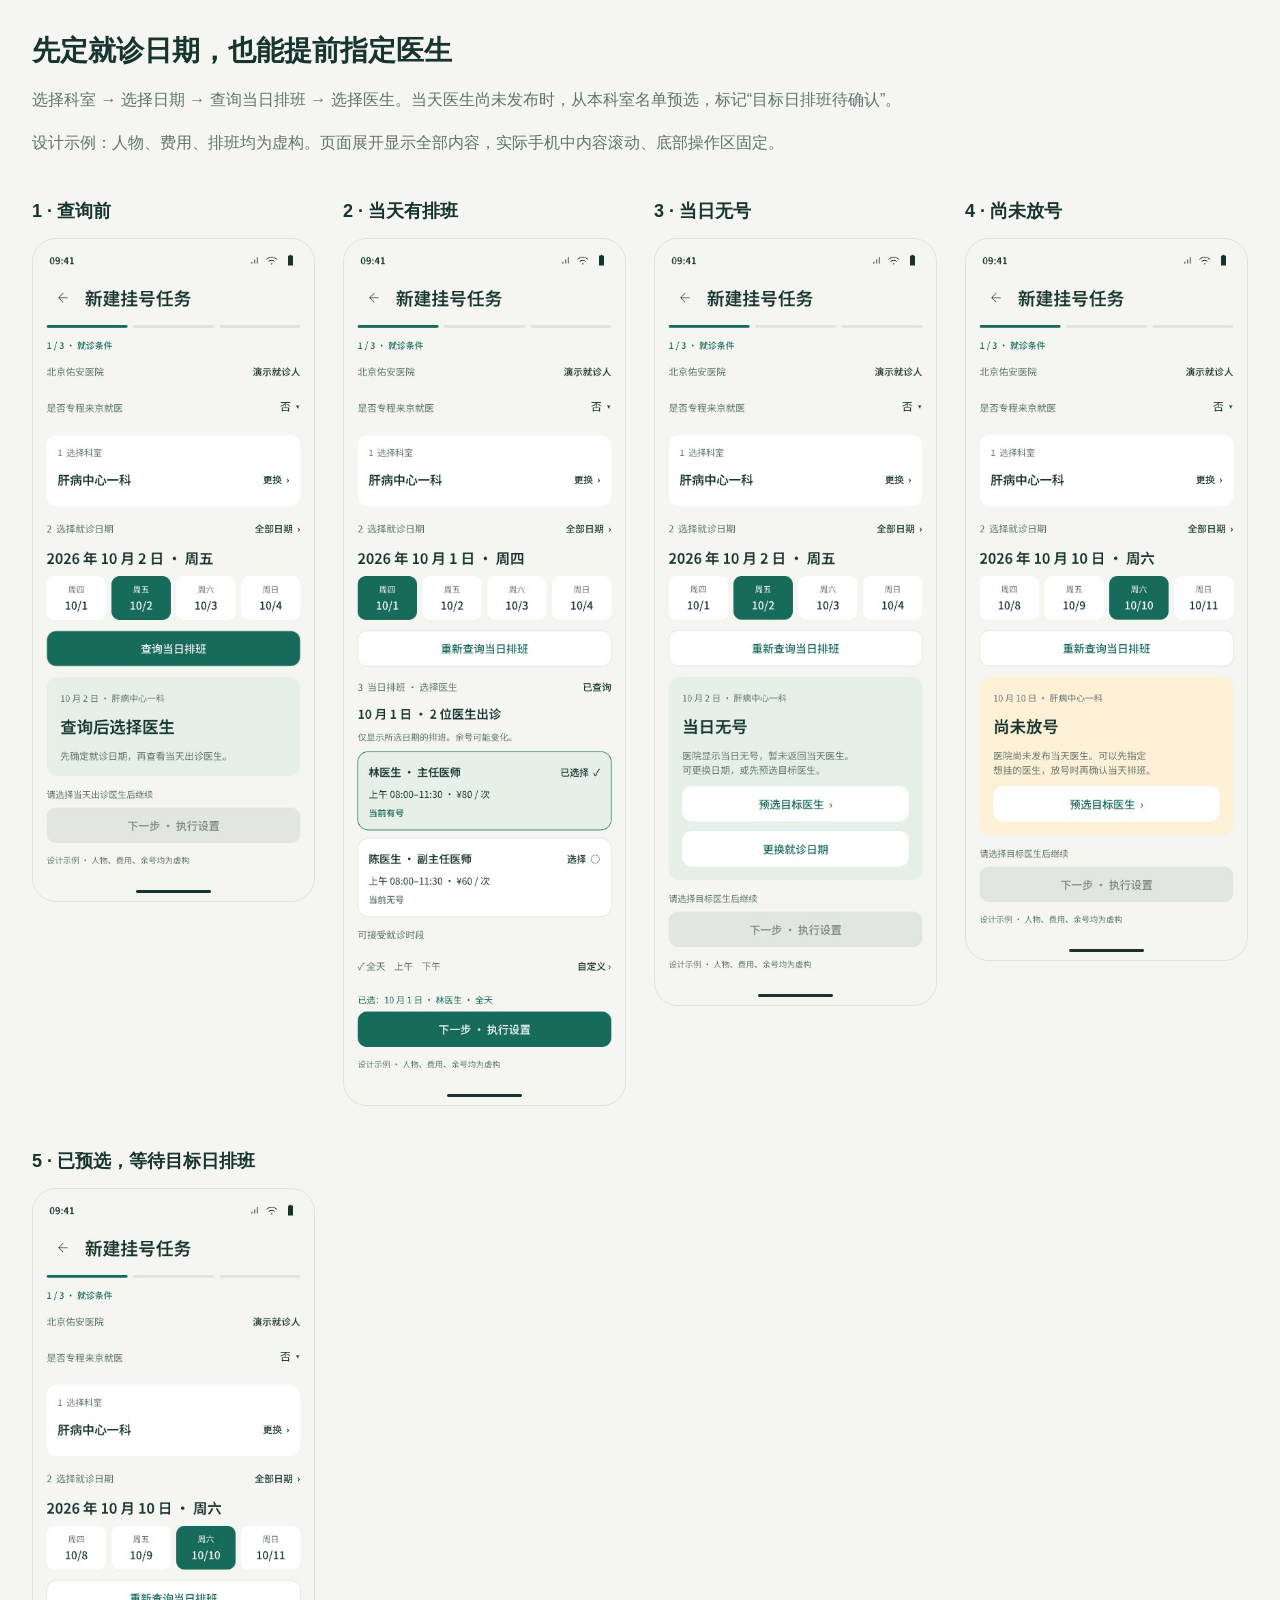
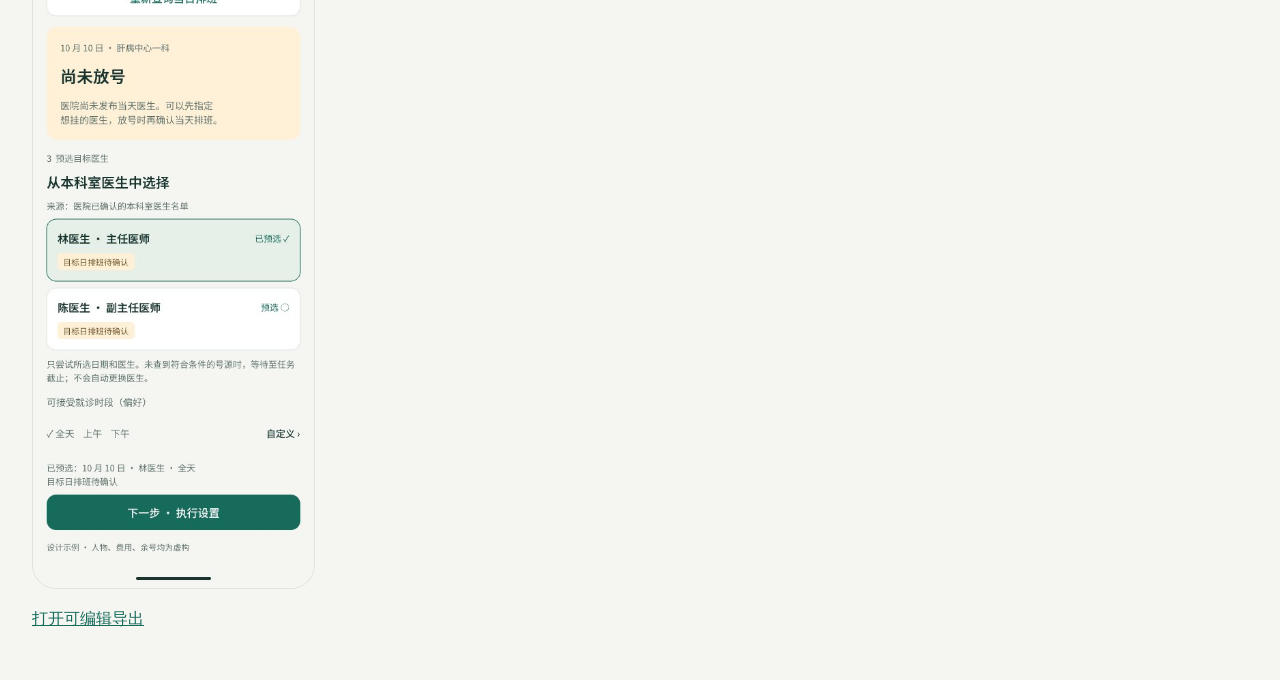
<file: design/ui-v0.1-daily-schedule/index.html>
<!doctype html>
<html lang="zh-CN"><meta charset="utf-8"><meta name="viewport" content="width=device-width,initial-scale=1">
<title>挂号 · 按日期选择医生</title>
<style>
*{box-sizing:border-box}body{margin:0;padding:32px;background:#f5f6f2;color:#17342f;font-family:-apple-system,'PingFang SC',sans-serif}h1{font-size:28px;margin:0 0 12px}p{color:#60726d;line-height:1.7}.screens{display:grid;grid-template-columns:repeat(auto-fit,minmax(280px,1fr));gap:28px;align-items:start;margin-top:28px}article{min-width:0}h2{font-size:18px}img{display:block;width:100%;max-width:412px;border:1px solid #dce4dd;border-radius:24px}a{color:#176b5b}@media(max-width:380px){body{padding:16px}.screens{grid-template-columns:1fr}}
</style>
<h1>先定就诊日期，也能提前指定医生</h1>
<p>选择科室 → 选择日期 → 查询当日排班 → 选择医生。当天医生尚未发布时，从本科室名单预选，标记“目标日排班待确认”。</p>
<p>设计示例：人物、费用、排班均为虚构。页面展开显示全部内容，实际手机中内容滚动、底部操作区固定。</p>
<div class="screens">
<article><h2>1 · 查询前</h2><img src="assets/MIs7X.jpeg" alt="确定科室和日期，查询当日排班后选择医生"></article>
<article><h2>2 · 当天有排班</h2><img src="assets/LUEff.jpeg" alt="按当天出诊信息单选医生，并确认时段"></article>
<article><h2>3 · 当日无号</h2><img src="assets/oRqXX.jpeg" alt="10 月 2 日显示当日无号，可更换日期或预选目标医生"></article>
<article><h2>4 · 尚未放号</h2><img src="assets/GD7jk.jpeg" alt="尚未放号且未返回当天医生，提供预选目标医生按钮"></article>
<article><h2>5 · 已预选，等待目标日排班</h2><img src="assets/AU2Ux.jpeg" alt="林医生已预选，目标日排班待确认，可继续设置放号时间"></article>
</div>
<p><a href="editable-export.html">打开可编辑导出</a></p>
</html>
</file>
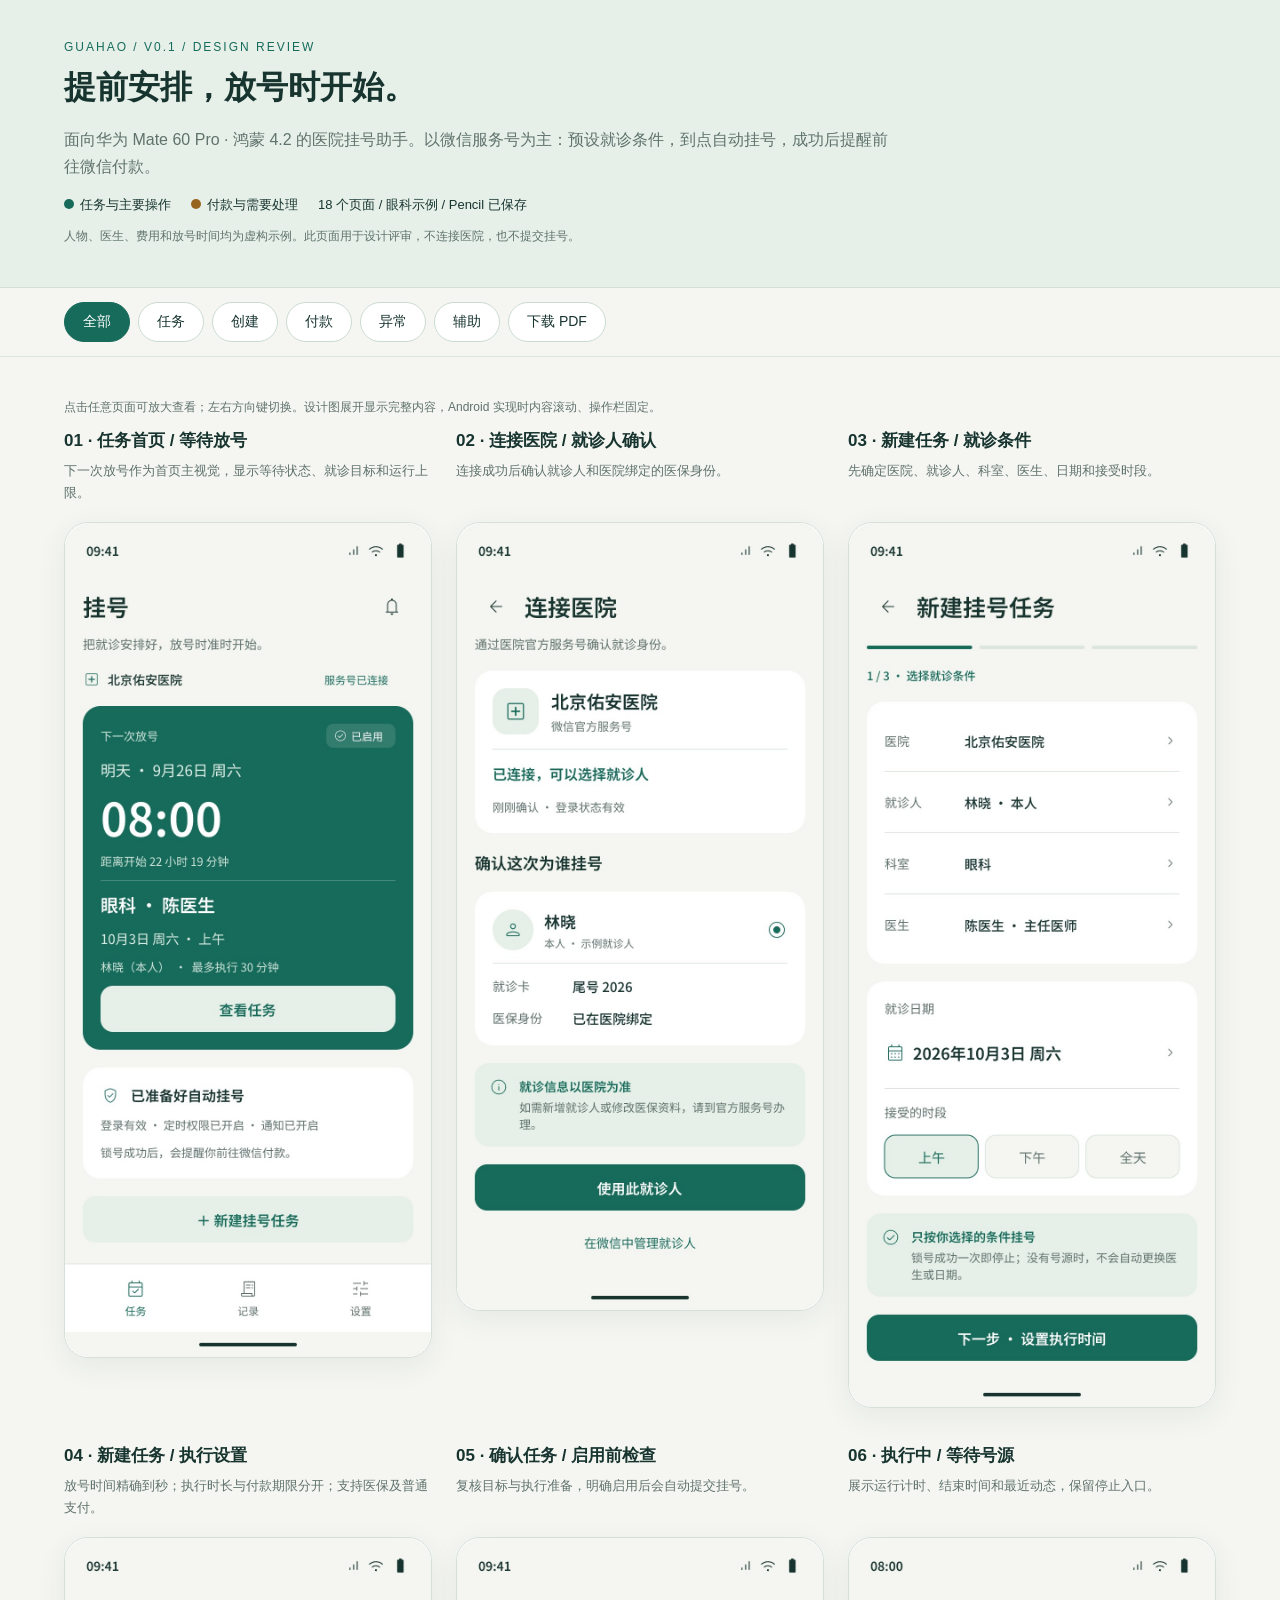
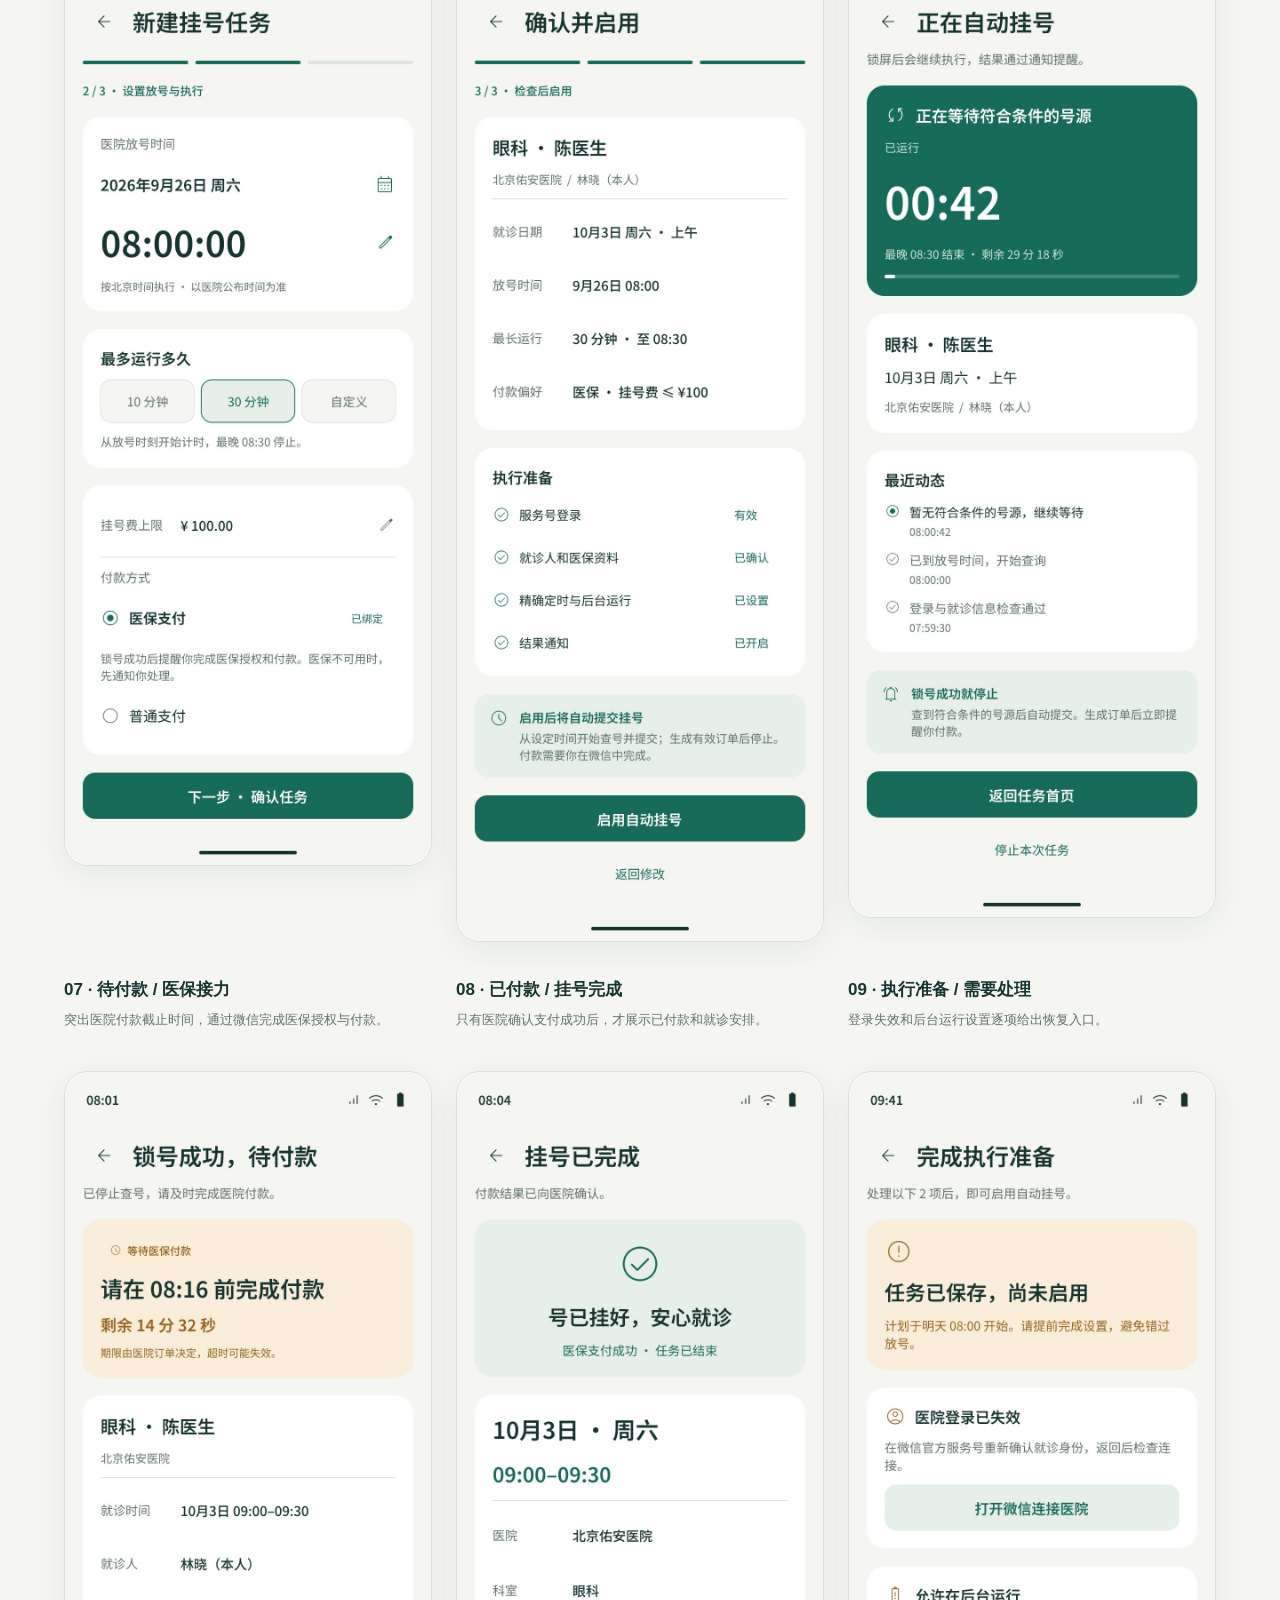
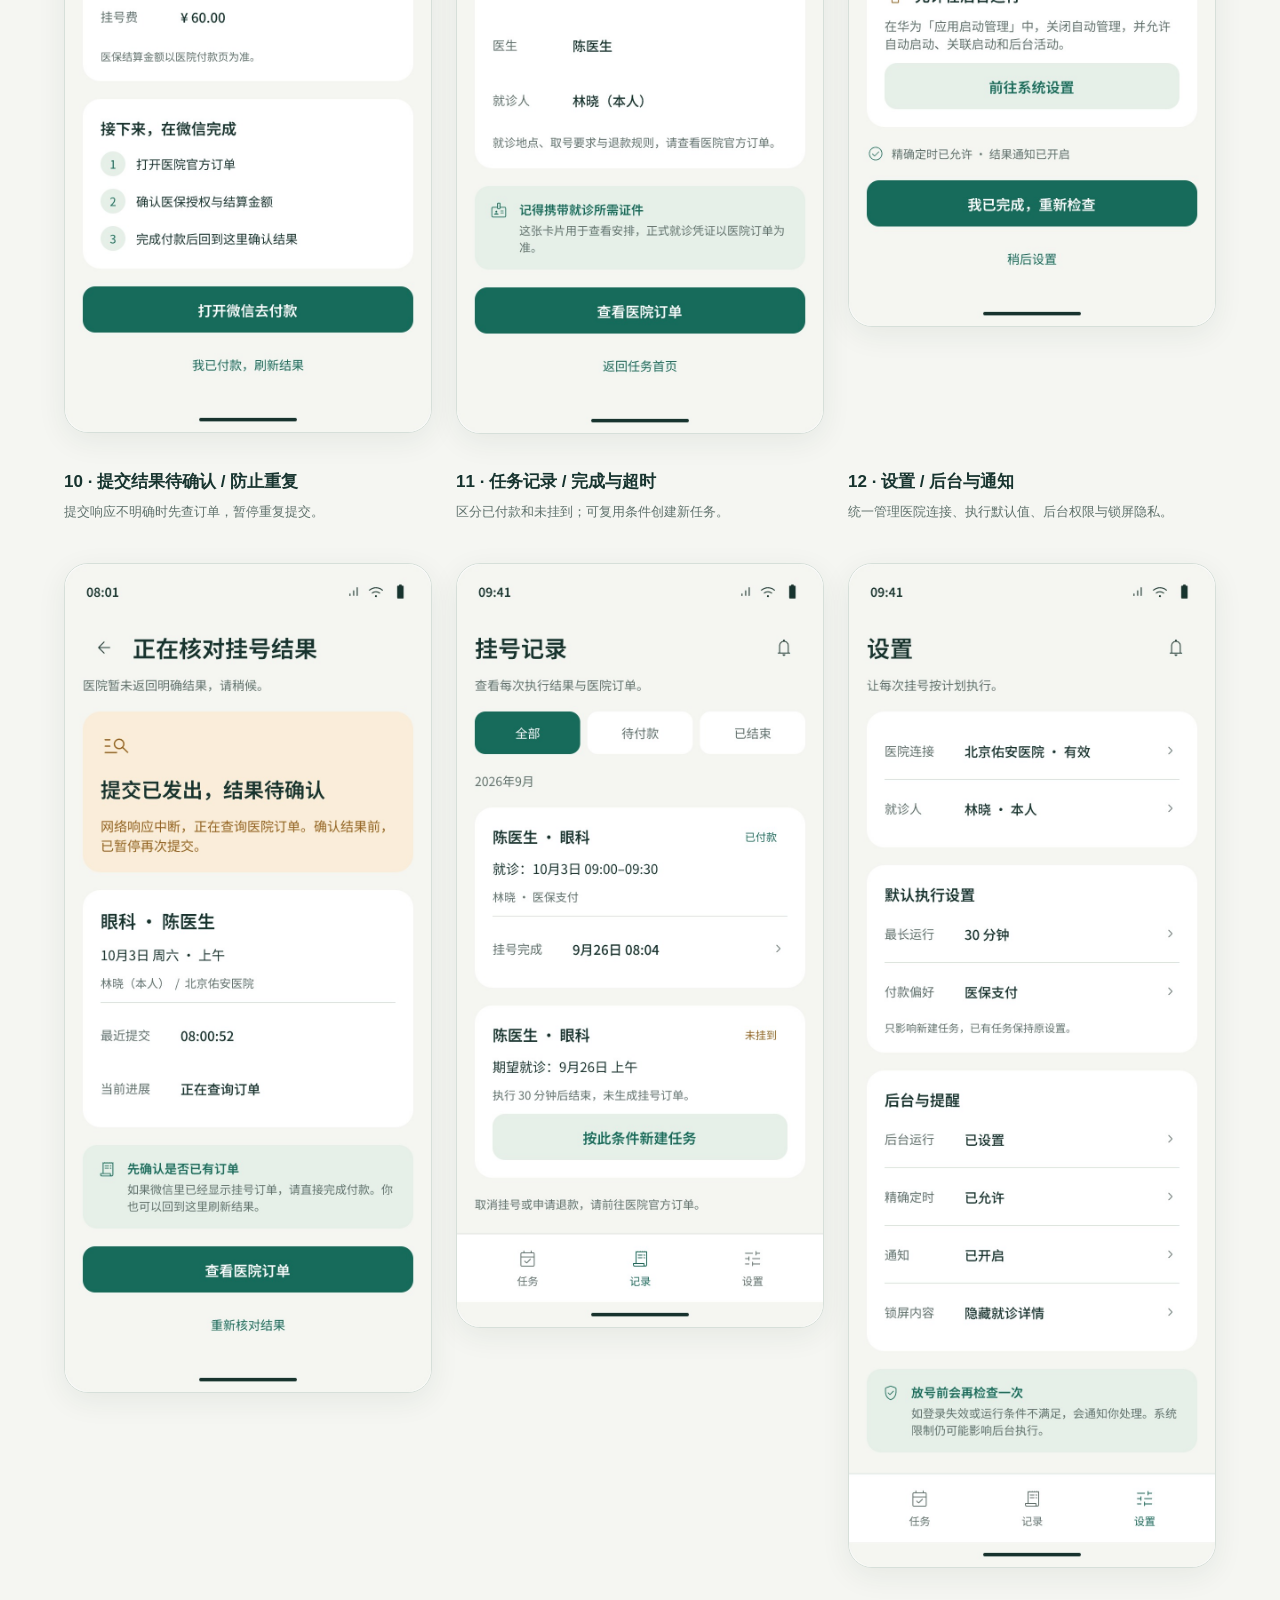
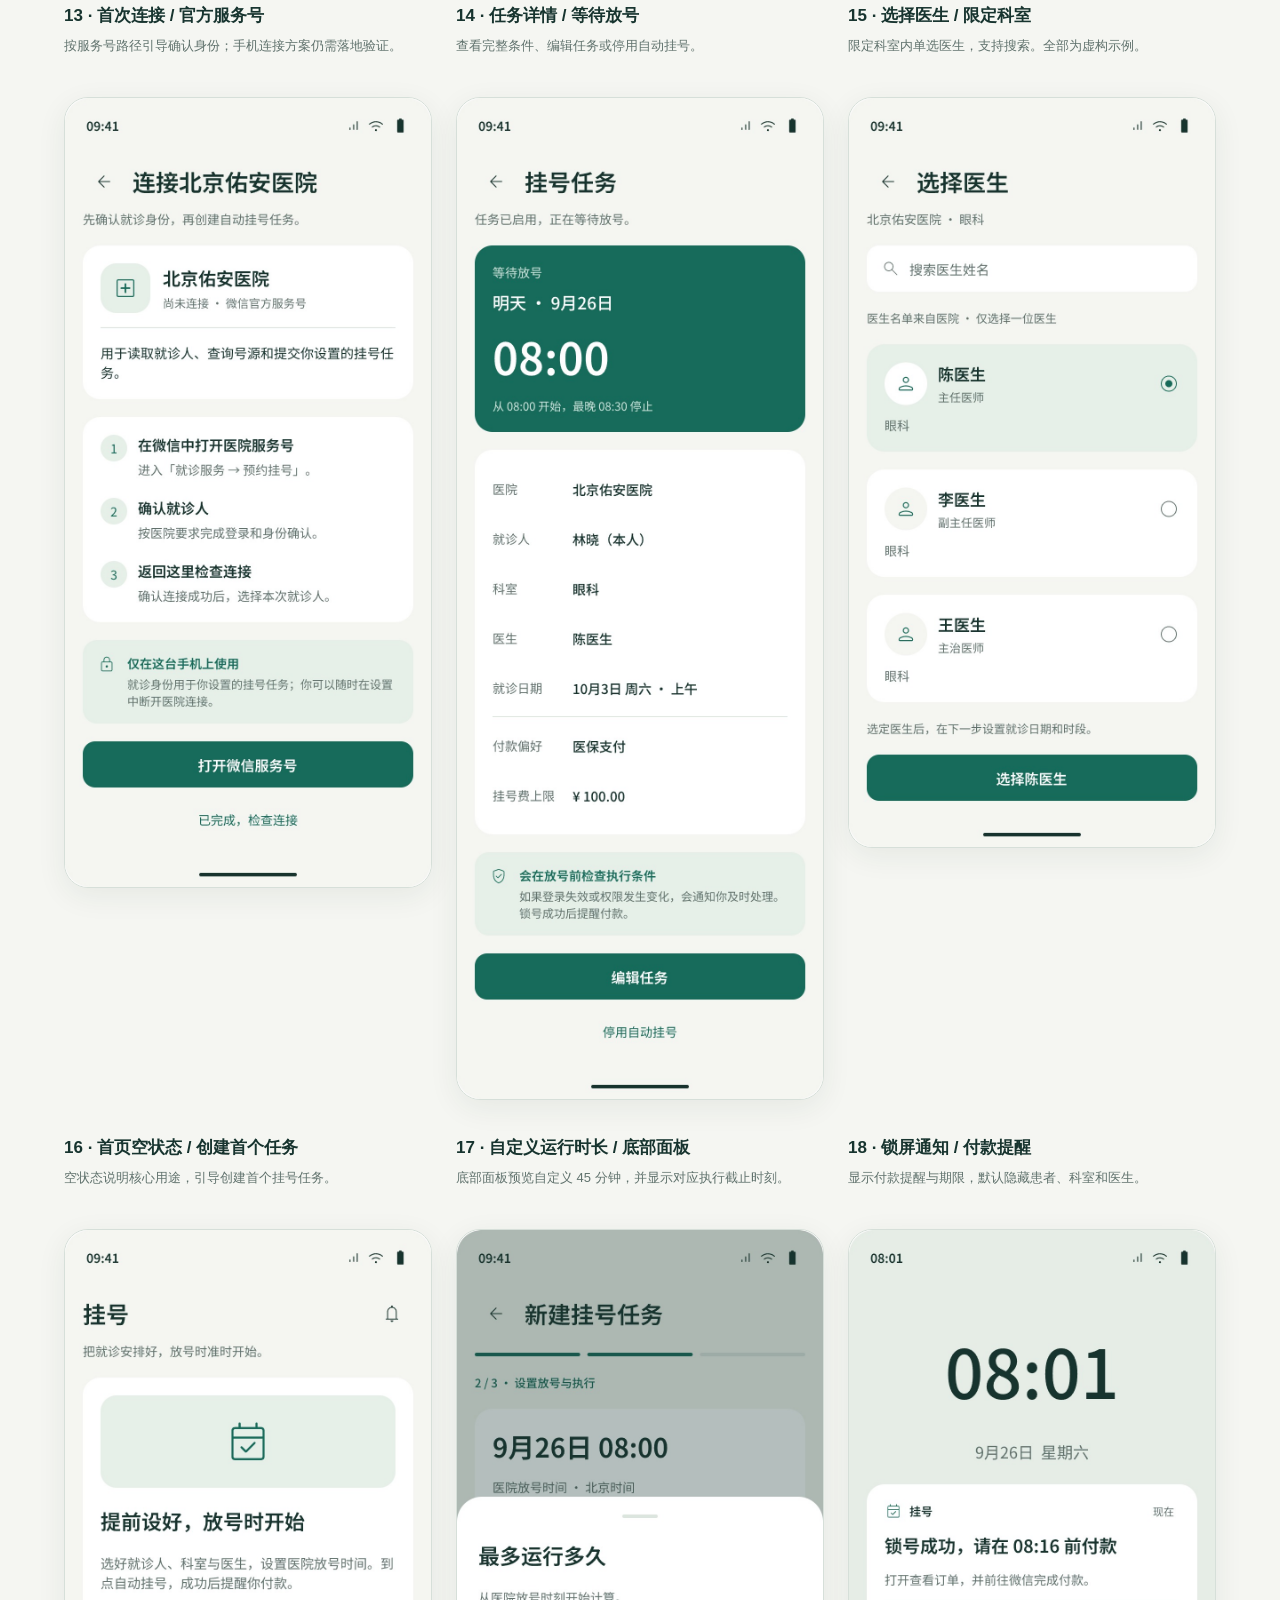
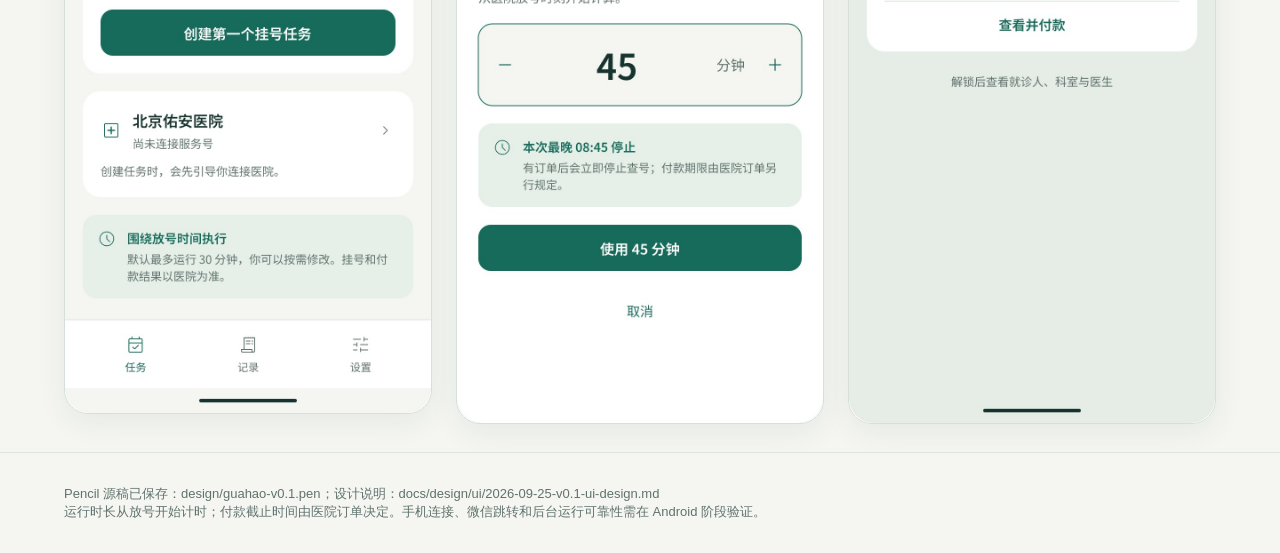
<file: design/ui-v0.1/index.html>
<!doctype html><html lang="zh-CN"><meta charset="utf-8"><meta name="viewport" content="width=device-width,initial-scale=1"><title>挂号 v0.1 · UI 设计预览</title><style>*{box-sizing:border-box}body{margin:0;background:#f5f6f2;color:#17342f;font-family:-apple-system,BlinkMacSystemFont,"Noto Sans SC","PingFang SC",sans-serif}header{padding:40px max(24px,5vw) 28px;background:#e6f0e9;border-bottom:1px solid #d3e0d7}.eyebrow{font-size:12px;letter-spacing:2px;color:#176b5b}h1{font-size:32px;margin:12px 0}p{line-height:1.7;color:#60726d}header p{max-width:840px}nav{position:sticky;top:0;z-index:3;display:flex;gap:8px;flex-wrap:wrap;background:#f5f6f2f5;padding:14px max(24px,5vw);border-bottom:1px solid #dde5df}button,a.action{border:1px solid #cbdad1;background:white;border-radius:99px;padding:10px 18px;color:#17342f;font:inherit;font-size:14px;cursor:pointer;text-decoration:none}button.active{background:#176b5b;color:white;border-color:#176b5b}main{padding:28px max(24px,5vw)}.grid{display:grid;grid-template-columns:repeat(auto-fill,minmax(290px,1fr));gap:36px 24px;align-items:start}.screen{min-width:0}.screen h2{font-size:17px;margin:0 0 8px}.screen p{font-size:13px;min-height:48px;margin:0 0 14px}.phone{display:block;width:100%;max-width:412px;margin:auto;border-radius:24px;box-shadow:0 8px 30px #17342f12;border:1px solid #d6dfd9;cursor:zoom-in}.hint{font-size:12px;color:#60726d}.legend{display:flex;gap:20px;flex-wrap:wrap;font-size:13px}.dot{display:inline-block;width:10px;height:10px;border-radius:50%;margin-right:6px}.screen[hidden]{display:none}dialog{border:0;padding:0;max-width:96vw;max-height:96vh;background:#f5f6f2;border-radius:20px;color:#17342f}dialog::backdrop{background:#102e29bc}.viewerbar{position:sticky;top:0;background:#f5f6f2;display:flex;align-items:center;gap:8px;padding:12px 16px;border-bottom:1px solid #dce4de}.viewerbar strong{flex:1}.viewercontent{padding:18px 32px;max-width:600px;margin:auto}.viewercontent img{width:412px;max-width:100%;height:auto;display:block;margin:auto}.viewercontent p{max-width:440px;font-size:14px}footer{padding:32px max(24px,5vw);color:#60726d;font-size:13px;border-top:1px solid #dde5df}@media(max-width:640px){header{padding-top:28px}h1{font-size:27px}.grid{grid-template-columns:1fr}.phone{max-width:360px}.viewercontent{padding:12px}.viewerbar{flex-wrap:wrap}.viewerbar strong{min-width:160px}}</style><header><div class="eyebrow">GUAHAO / V0.1 / DESIGN REVIEW</div><h1>提前安排，放号时开始。</h1><p>面向华为 Mate 60 Pro · 鸿蒙 4.2 的医院挂号助手。以微信服务号为主：预设就诊条件，到点自动挂号，成功后提醒前往微信付款。</p><div class="legend"><span><i class="dot" style="background:#176b5b"></i>任务与主要操作</span><span><i class="dot" style="background:#98641d"></i>付款与需要处理</span><span>18 个页面 / 眼科示例 / Pencil 已保存</span></div><p class="hint">人物、医生、费用和放号时间均为虚构示例。此页面用于设计评审，不连接医院，也不提交挂号。</p></header><nav aria-label="页面分类"><button type="button" data-filter="全部" class="active">全部</button><button type="button" data-filter="任务">任务</button><button type="button" data-filter="创建">创建</button><button type="button" data-filter="付款">付款</button><button type="button" data-filter="异常">异常</button><button type="button" data-filter="辅助">辅助</button><a class="action" href="export.pdf" target="_blank">下载 PDF</a></nav><main><p class="hint">点击任意页面可放大查看；左右方向键切换。设计图展开显示完整内容，Android 实现时内容滚动、操作栏固定。</p><div class="grid"><article class="screen" data-group="任务"><h2>01 · 任务首页 / 等待放号</h2><p>下一次放号作为首页主视觉，显示等待状态、就诊目标和运行上限。</p><img class="phone" tabindex="0" role="button" data-index="0" src="assets/PWb0F.jpeg?v=guahao-20260925" alt="01 · 任务首页 / 等待放号" loading="lazy"></article><article class="screen" data-group="创建"><h2>02 · 连接医院 / 就诊人确认</h2><p>连接成功后确认就诊人和医院绑定的医保身份。</p><img class="phone" tabindex="0" role="button" data-index="1" src="assets/e5WPt.jpeg?v=guahao-20260925" alt="02 · 连接医院 / 就诊人确认" loading="lazy"></article><article class="screen" data-group="创建"><h2>03 · 新建任务 / 就诊条件</h2><p>先确定医院、就诊人、科室、医生、日期和接受时段。</p><img class="phone" tabindex="0" role="button" data-index="2" src="assets/hS1n3.jpeg?v=guahao-20260925" alt="03 · 新建任务 / 就诊条件" loading="lazy"></article><article class="screen" data-group="创建"><h2>04 · 新建任务 / 执行设置</h2><p>放号时间精确到秒；执行时长与付款期限分开；支持医保及普通支付。</p><img class="phone" tabindex="0" role="button" data-index="3" src="assets/BmKqC.jpeg?v=guahao-20260925" alt="04 · 新建任务 / 执行设置" loading="lazy"></article><article class="screen" data-group="创建"><h2>05 · 确认任务 / 启用前检查</h2><p>复核目标与执行准备，明确启用后会自动提交挂号。</p><img class="phone" tabindex="0" role="button" data-index="4" src="assets/Jq7ii.jpeg?v=guahao-20260925" alt="05 · 确认任务 / 启用前检查" loading="lazy"></article><article class="screen" data-group="任务"><h2>06 · 执行中 / 等待号源</h2><p>展示运行计时、结束时间和最近动态，保留停止入口。</p><img class="phone" tabindex="0" role="button" data-index="5" src="assets/WypjR.jpeg?v=guahao-20260925" alt="06 · 执行中 / 等待号源" loading="lazy"></article><article class="screen" data-group="付款"><h2>07 · 待付款 / 医保接力</h2><p>突出医院付款截止时间，通过微信完成医保授权与付款。</p><img class="phone" tabindex="0" role="button" data-index="6" src="assets/HdyHY.jpeg?v=guahao-20260925" alt="07 · 待付款 / 医保接力" loading="lazy"></article><article class="screen" data-group="付款"><h2>08 · 已付款 / 挂号完成</h2><p>只有医院确认支付成功后，才展示已付款和就诊安排。</p><img class="phone" tabindex="0" role="button" data-index="7" src="assets/Mx2qf.jpeg?v=guahao-20260925" alt="08 · 已付款 / 挂号完成" loading="lazy"></article><article class="screen" data-group="异常"><h2>09 · 执行准备 / 需要处理</h2><p>登录失效和后台运行设置逐项给出恢复入口。</p><img class="phone" tabindex="0" role="button" data-index="8" src="assets/d4rqop.jpeg?v=guahao-20260925" alt="09 · 执行准备 / 需要处理" loading="lazy"></article><article class="screen" data-group="异常"><h2>10 · 提交结果待确认 / 防止重复</h2><p>提交响应不明确时先查订单，暂停重复提交。</p><img class="phone" tabindex="0" role="button" data-index="9" src="assets/l83Axf.jpeg?v=guahao-20260925" alt="10 · 提交结果待确认 / 防止重复" loading="lazy"></article><article class="screen" data-group="辅助"><h2>11 · 任务记录 / 完成与超时</h2><p>区分已付款和未挂到；可复用条件创建新任务。</p><img class="phone" tabindex="0" role="button" data-index="10" src="assets/nec4U.jpeg?v=guahao-20260925" alt="11 · 任务记录 / 完成与超时" loading="lazy"></article><article class="screen" data-group="辅助"><h2>12 · 设置 / 后台与通知</h2><p>统一管理医院连接、执行默认值、后台权限与锁屏隐私。</p><img class="phone" tabindex="0" role="button" data-index="11" src="assets/WEvDQ.jpeg?v=guahao-20260925" alt="12 · 设置 / 后台与通知" loading="lazy"></article><article class="screen" data-group="创建"><h2>13 · 首次连接 / 官方服务号</h2><p>按服务号路径引导确认身份；手机连接方案仍需落地验证。</p><img class="phone" tabindex="0" role="button" data-index="12" src="assets/iYy66.jpeg?v=guahao-20260925" alt="13 · 首次连接 / 官方服务号" loading="lazy"></article><article class="screen" data-group="任务"><h2>14 · 任务详情 / 等待放号</h2><p>查看完整条件、编辑任务或停用自动挂号。</p><img class="phone" tabindex="0" role="button" data-index="13" src="assets/k69NQz.jpeg?v=guahao-20260925" alt="14 · 任务详情 / 等待放号" loading="lazy"></article><article class="screen" data-group="创建"><h2>15 · 选择医生 / 限定科室</h2><p>限定科室内单选医生，支持搜索。全部为虚构示例。</p><img class="phone" tabindex="0" role="button" data-index="14" src="assets/r0OBIl.jpeg?v=guahao-20260925" alt="15 · 选择医生 / 限定科室" loading="lazy"></article><article class="screen" data-group="任务"><h2>16 · 首页空状态 / 创建首个任务</h2><p>空状态说明核心用途，引导创建首个挂号任务。</p><img class="phone" tabindex="0" role="button" data-index="15" src="assets/o65Si.jpeg?v=guahao-20260925" alt="16 · 首页空状态 / 创建首个任务" loading="lazy"></article><article class="screen" data-group="创建"><h2>17 · 自定义运行时长 / 底部面板</h2><p>底部面板预览自定义 45 分钟，并显示对应执行截止时刻。</p><img class="phone" tabindex="0" role="button" data-index="16" src="assets/qLLf2.jpeg?v=guahao-20260925" alt="17 · 自定义运行时长 / 底部面板" loading="lazy"></article><article class="screen" data-group="付款"><h2>18 · 锁屏通知 / 付款提醒</h2><p>显示付款提醒与期限，默认隐藏患者、科室和医生。</p><img class="phone" tabindex="0" role="button" data-index="17" src="assets/O9rvY.jpeg?v=guahao-20260925" alt="18 · 锁屏通知 / 付款提醒" loading="lazy"></article></div></main><footer>Pencil 源稿已保存：design/guahao-v0.1.pen；设计说明：docs/design/ui/2026-09-25-v0.1-ui-design.md<br>运行时长从放号开始计时；付款截止时间由医院订单决定。手机连接、微信跳转和后台运行可靠性需在 Android 阶段验证。</footer><dialog><div class="viewerbar"><button id="prev" aria-label="上一页">←</button><strong id="title"></strong><button id="next" aria-label="下一页">→</button><button id="close">关闭</button></div><div class="viewercontent"><p id="note"></p><img id="big" alt=""></div></dialog><script>const screens=[{"id": "PWb0F", "name": "01 · 任务首页 / 等待放号", "nodes": 51, "clipped": [], "siblingOverlaps": [], "short": "首页", "note": "下一次放号作为首页主视觉，显示等待状态、就诊目标和运行上限。", "group": "任务"}, {"id": "e5WPt", "name": "02 · 连接医院 / 就诊人确认", "nodes": 50, "clipped": [], "siblingOverlaps": [], "short": "连接确认", "note": "连接成功后确认就诊人和医院绑定的医保身份。", "group": "创建"}, {"id": "hS1n3", "name": "03 · 新建任务 / 就诊条件", "nodes": 61, "clipped": [], "siblingOverlaps": [], "short": "就诊条件", "note": "先确定医院、就诊人、科室、医生、日期和接受时段。", "group": "创建"}, {"id": "BmKqC", "name": "04 · 新建任务 / 执行设置", "nodes": 55, "clipped": [], "siblingOverlaps": [], "short": "执行设置", "note": "放号时间精确到秒；执行时长与付款期限分开；支持医保及普通支付。", "group": "创建"}, {"id": "Jq7ii", "name": "05 · 确认任务 / 启用前检查", "nodes": 62, "clipped": [], "siblingOverlaps": [], "short": "确认启用", "note": "复核目标与执行准备，明确启用后会自动提交挂号。", "group": "创建"}, {"id": "WypjR", "name": "06 · 执行中 / 等待号源", "nodes": 54, "clipped": [], "siblingOverlaps": [], "short": "执行中", "note": "展示运行计时、结束时间和最近动态，保留停止入口。", "group": "任务"}, {"id": "HdyHY", "name": "07 · 待付款 / 医保接力", "nodes": 52, "clipped": [], "siblingOverlaps": [], "short": "医保待付款", "note": "突出医院付款截止时间，通过微信完成医保授权与付款。", "group": "付款"}, {"id": "Mx2qf", "name": "08 · 已付款 / 挂号完成", "nodes": 46, "clipped": [], "siblingOverlaps": [], "short": "挂号完成", "note": "只有医院确认支付成功后，才展示已付款和就诊安排。", "group": "付款"}, {"id": "d4rqop", "name": "09 · 执行准备 / 需要处理", "nodes": 38, "clipped": [], "siblingOverlaps": [], "short": "需要处理", "note": "登录失效和后台运行设置逐项给出恢复入口。", "group": "异常"}, {"id": "l83Axf", "name": "10 · 提交结果待确认 / 防止重复", "nodes": 39, "clipped": [], "siblingOverlaps": [], "short": "结果待确认", "note": "提交响应不明确时先查订单，暂停重复提交。", "group": "异常"}, {"id": "nec4U", "name": "11 · 任务记录 / 完成与超时", "nodes": 52, "clipped": [], "siblingOverlaps": [], "short": "挂号记录", "note": "区分已付款和未挂到；可复用条件创建新任务。", "group": "辅助"}, {"id": "WEvDQ", "name": "12 · 设置 / 后台与通知", "nodes": 73, "clipped": [], "siblingOverlaps": [], "short": "设置", "note": "统一管理医院连接、执行默认值、后台权限与锁屏隐私。", "group": "辅助"}, {"id": "iYy66", "name": "13 · 首次连接 / 官方服务号", "nodes": 52, "clipped": [], "siblingOverlaps": [], "short": "首次连接", "note": "按服务号路径引导确认身份；手机连接方案仍需落地验证。", "group": "创建"}, {"id": "k69NQz", "name": "14 · 任务详情 / 等待放号", "nodes": 52, "clipped": [], "siblingOverlaps": [], "short": "任务详情", "note": "查看完整条件、编辑任务或停用自动挂号。", "group": "任务"}, {"id": "r0OBIl", "name": "15 · 选择医生 / 限定科室", "nodes": 49, "clipped": [], "siblingOverlaps": [], "short": "选择医生", "note": "限定科室内单选医生，支持搜索。全部为虚构示例。", "group": "创建"}, {"id": "o65Si", "name": "16 · 首页空状态 / 创建首个任务", "nodes": 44, "clipped": [], "siblingOverlaps": [], "short": "首次使用", "note": "空状态说明核心用途，引导创建首个挂号任务。", "group": "任务"}, {"id": "qLLf2", "name": "17 · 自定义运行时长 / 底部面板", "nodes": 40, "clipped": [], "siblingOverlaps": [], "short": "自定义时长", "note": "底部面板预览自定义 45 分钟，并显示对应执行截止时刻。", "group": "创建"}, {"id": "O9rvY", "name": "18 · 锁屏通知 / 付款提醒", "nodes": 21, "clipped": [], "siblingOverlaps": [], "short": "锁屏通知", "note": "显示付款提醒与期限，默认隐藏患者、科室和医生。", "group": "付款"}];const dialog=document.querySelector("dialog");let current=0;function show(i){current=(i+screens.length)%screens.length;const s=screens[current];document.querySelector("#title").textContent=s.name;document.querySelector("#note").textContent=s.note;const big=document.querySelector("#big");big.src="assets/"+s.id+".jpeg?v=guahao-20260925";big.alt=s.name;if(!dialog.open)dialog.showModal();dialog.scrollTop=0}document.querySelectorAll("[data-index]").forEach(e=>{e.onclick=()=>show(Number(e.dataset.index));e.onkeydown=v=>{if(v.key==="Enter")show(Number(e.dataset.index))}});document.querySelectorAll("[data-filter]").forEach(e=>e.onclick=()=>{document.querySelectorAll("[data-filter]").forEach(b=>b.classList.toggle("active",b===e));document.querySelectorAll("article").forEach(a=>a.hidden=e.dataset.filter!=="全部"&&a.dataset.group!==e.dataset.filter)});document.querySelector("#close").onclick=()=>dialog.close();document.querySelector("#prev").onclick=()=>show(current-1);document.querySelector("#next").onclick=()=>show(current+1);window.addEventListener("keydown",e=>{if(dialog.open&&e.key==="ArrowRight")show(current+1);if(dialog.open&&e.key==="ArrowLeft")show(current-1)});</script></html>
</file>
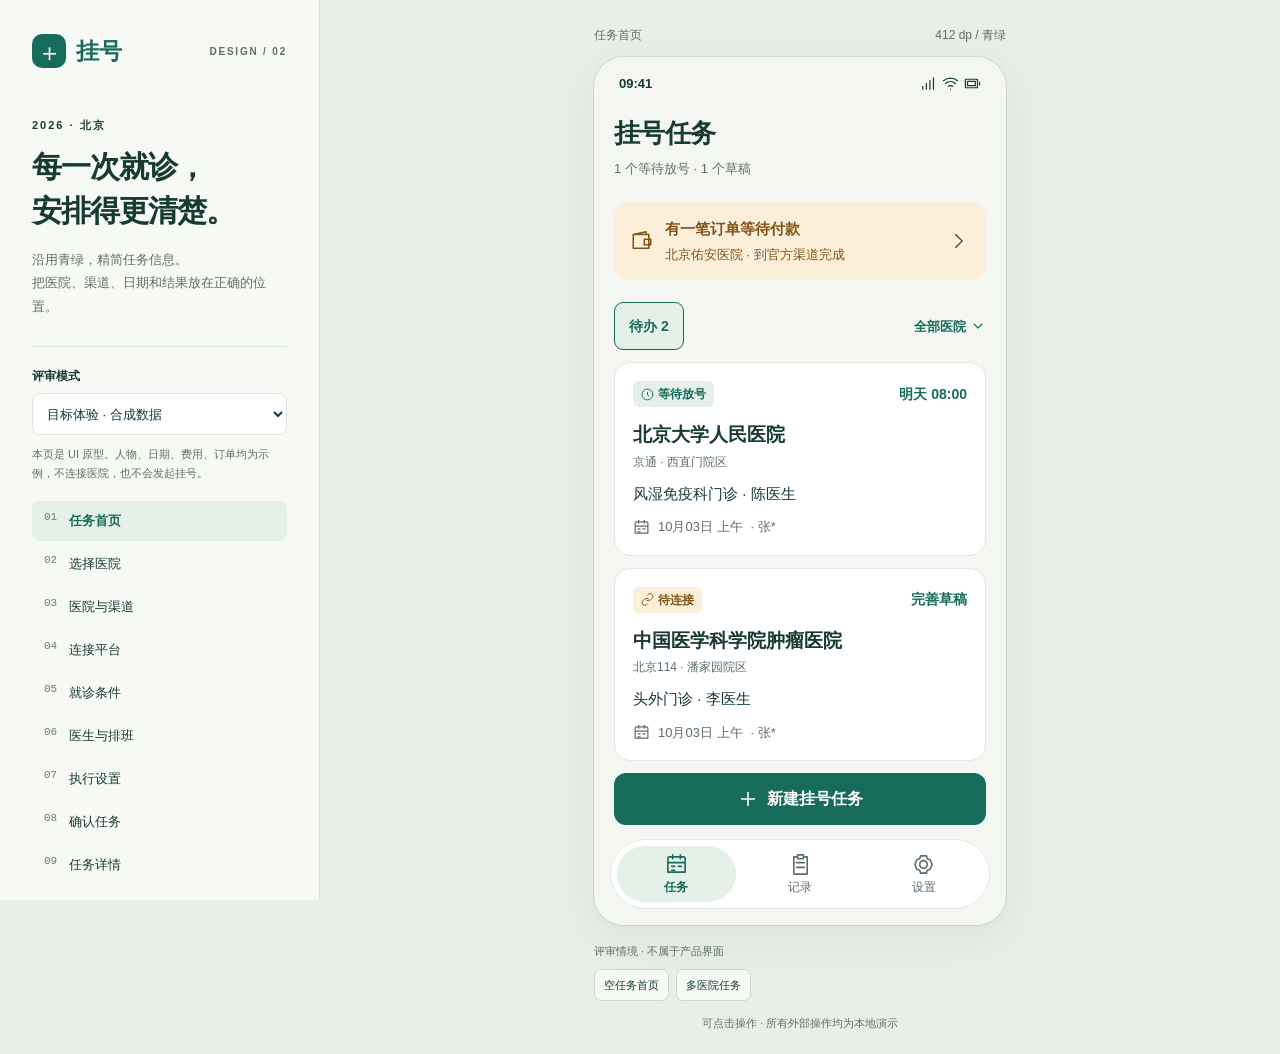
<file: design/ui-v0.2/index.html>
<!doctype html>
<html lang="zh-CN">
<head>
  <meta charset="utf-8">
  <meta name="viewport" content="width=device-width, initial-scale=1">
  <meta name="color-scheme" content="light">
  <title>挂号 v0.2 · 交互设计</title>
  <link rel="stylesheet" href="styles.css">
</head>
<body>
  <aside class="review-panel" aria-label="设计评审工具">
    <a class="wordmark" href="index.html"><span class="brand-mark">＋</span> 挂号 <span>DESIGN / 02</span></a>
    <div class="review-intro"><span class="eyebrow">2026 · 北京</span><h1>每一次就诊，<br>安排得更清楚。</h1><p>沿用青绿，精简任务信息。<br>把医院、渠道、日期和结果放在正确的位置。</p></div>
    <div class="review-mode"><label for="mode">评审模式</label><select id="mode"><option value="target">目标体验 · 合成数据</option><option value="current">当前能力边界</option></select><p id="mode-help">本页是 UI 原型。人物、日期、费用、订单均为示例，不连接医院，也不会发起挂号。</p></div>
    <nav id="scene-nav" aria-label="设计页面"></nav>
    <div class="review-links"><a href="gallery.html">查看全部页面 ↗</a><a href="../../docs/design/ui/2026-09-25-v0.2-ui-design.md" id="spec-link">设计说明 ↗</a></div>
    <p class="review-foot">设计基线 3d58fb0 · Android 实现另行交付<br>114 / 京通独立请求、认证和预约仍待验证</p>
  </aside>
  <main class="stage"><div class="stage-caption"><span id="scene-name">任务首页</span><span>412 dp / 青绿</span></div><section id="phone" class="phone" aria-label="挂号手机界面"><div class="statusbar"><span>09:41</span><span id="system-icons" aria-hidden="true"></span></div><div id="app" aria-live="polite"></div></section><div class="scenario-tools" id="scenario-tools" aria-label="设计情境切换"></div><p class="stage-note">可点击操作 · 所有外部操作均为本地演示</p></main>
  <dialog id="dialog"><div id="dialog-content"></div></dialog>
  <div id="toast" role="status"></div>
  <script src="prototype.js"></script>
</body>
</html>
</file>
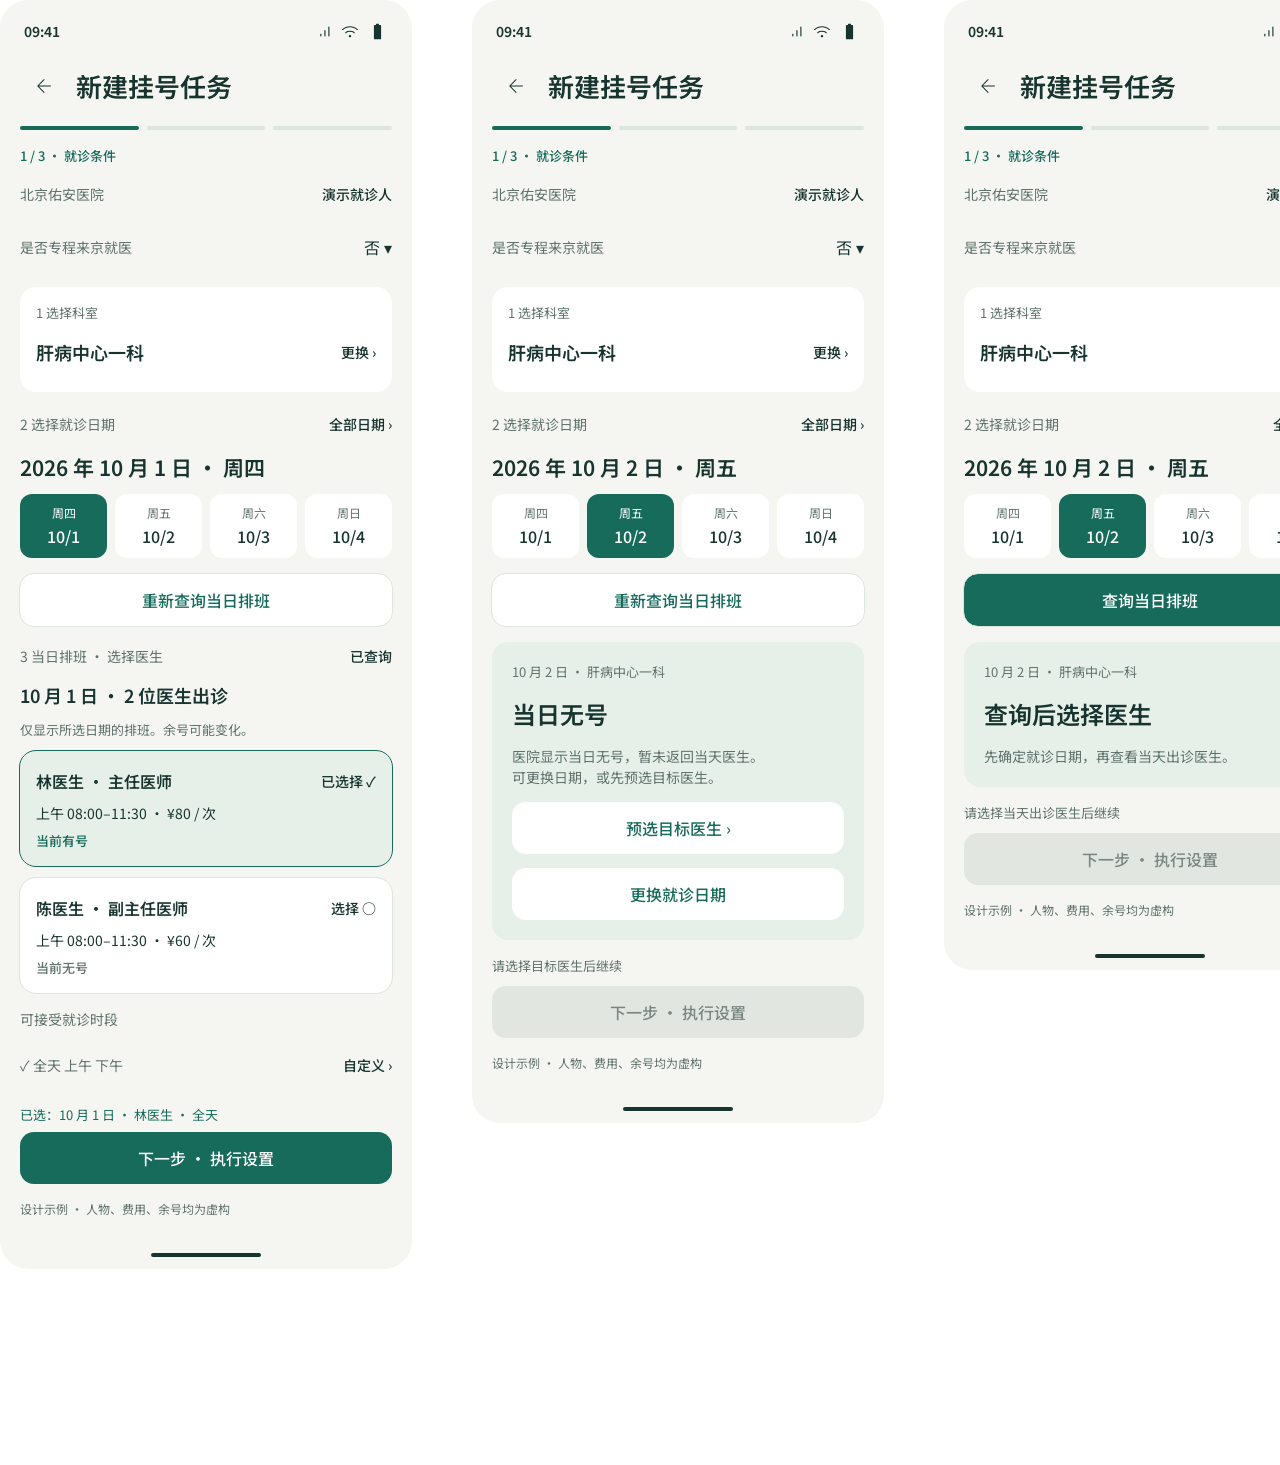
<file: design/ui-v0.1-daily-schedule/editable-export.html>
<!doctype html>
<html lang="en">
  <head>
    <meta charset="UTF-8" />
    <meta name="viewport" content="width=device-width, initial-scale=1.0" />
    <link rel="preconnect" href="https://fonts.googleapis.com" />
    <link rel="preconnect" href="https://fonts.gstatic.com" crossorigin />
    <link
      href="https://fonts.googleapis.com/css2?family=Noto+Sans+SC%3Awght%40100..900&display=swap"
      rel="stylesheet"
    />

    <style>
      *, ::before, ::after {
        box-sizing: border-box;
      }

      body {
        margin: 0;
      }
    </style>
  </head>
  <body>
    <div style="height: 1465px; position: relative; width: 2300px">
      <div
        data-pencil-id="LUEff"
        data-pencil-name="19 · 当日排班 / 选择医生"
        style="align-items: flex-start; background-color: #F5F6F2; border-radius: 28px; box-sizing: border-box; display: flex; flex-direction: column; gap: 0px; height: fit-content; justify-content: flex-start; left: 0px; overflow: hidden; position: absolute; top: 0px; width: 412px"
      >
        <div
          data-pencil-id="Hgv9k"
          data-pencil-name="系统状态栏"
          style="align-items: center; box-sizing: border-box; display: flex; flex-direction: row; flex-shrink: 0; gap: 8px; height: 62px; justify-content: flex-start; padding: 0px 24px; width: 100%"
        >
          <div
            data-pencil-id="ENroY"
            data-pencil-name="系统时间"
            style='box-sizing: border-box; color: #17342F; flex: 1 1 0; font-family: "Noto Sans SC", system-ui, sans-serif; font-size: 14px; font-style: normal; font-weight: 600; letter-spacing: 0px; line-height: 20px; text-align: left'
          >
            09:41
          </div>
          <svg
            data-pencil-id="tNYAU"
            data-pencil-name="移动网络"
            data-icon-name="signal_cellular_alt"
            data-icon-set="Material Symbols Rounded"
            viewBox="0 0 14.000015258789062 14"
            preserveAspectRatio="xMidYMid meet"
            xmlns="http://www.w3.org/2000/svg"
            style="box-sizing: border-box; flex-shrink: 0; height: 17px; width: 17px"
          >
            <path
              d="M3.97168 11.08447q-0.19824 0-0.33496-0.13672-0.13672-0.14014-0.13672-0.33496l0-1.39111q0-0.19824 0.13672-0.33496 0.13672-0.13672 0.33496-0.13672 0.19482 0 0.33154 0.13672 0.14014 0.13672 0.14014 0.33496l0 1.39111q0 0.19482-0.14014 0.33496-0.13672 0.13672-0.33154 0.13672z m3.38721 0q-0.19482 0-0.33496-0.13672-0.13672-0.14014-0.13672-0.33496l0-4.30664q0-0.19824 0.13672-0.33496 0.14014-0.13672 0.33496-0.13672 0.19482 0 0.33154 0.13672 0.14014 0.13672 0.14014 0.33496l0 4.30664q0 0.19482-0.14014 0.33496-0.13672 0.13672-0.33154 0.13672z m3.2539 0q-0.19824 0-0.33496-0.13672-0.13672-0.14014-0.13672-0.33496l0-7.22558q0-0.19482 0.13672-0.33155 0.13672-0.14014 0.33496-0.14013 0.19482 0 0.33155 0.14013 0.14014 0.13672 0.14013 0.33155l0 7.22558q0 0.19482-0.14013 0.33496-0.13672 0.13672-0.33155 0.13672z"
              fill="#17342F"
            ></path>
          </svg>
          <svg
            data-pencil-id="GAfeK"
            data-pencil-name="Wi-Fi"
            data-icon-name="wifi"
            data-icon-set="Material Symbols Rounded"
            viewBox="0 0 14.000015258789062 14"
            preserveAspectRatio="xMidYMid meet"
            xmlns="http://www.w3.org/2000/svg"
            style="box-sizing: border-box; flex-shrink: 0; height: 18px; width: 18px"
          >
            <path
              d="M7 11.91504q-0.37598 0-0.63916-0.25977-0.25977-0.26318-0.25977-0.63916 0-0.37598 0.25977-0.63574 0.26318-0.26318 0.63916-0.26318 0.37598 0 0.63574 0.26318 0.26318 0.25977 0.26319 0.63574 0 0.37598-0.26319 0.63916-0.25977 0.25977-0.63574 0.25977z m0-5.18506q1.02539 0 1.93115 0.35205 0.90576 0.34863 1.63037 0.97412 0.14697 0.11621 0.15381 0.29395 0.00684 0.17773-0.11963 0.3042-0.12646 0.12646-0.30761 0.12304-0.17773-0.00342-0.32471-0.11963-0.59814-0.50244-1.36035-0.78613-0.75879-0.28711-1.60303-0.28711-0.84424 0-1.60645 0.28711-0.75879 0.28369-1.35693 0.78613-0.14697 0.11621-0.32812 0.11963-0.17773 0-0.3042-0.12646-0.12305-0.12646-0.11963-0.3042 0.00684-0.17773 0.15381-0.29395 0.72461-0.62549 1.63037-0.97412 0.90576-0.34863 1.93115-0.34863z m0-3.5q1.77734 0 3.30859 0.61523 1.53467 0.61523 2.72754 1.70899 0.14697 0.12305 0.15381 0.31103 0.01025 0.18457-0.11621 0.31104-0.13672 0.13672-0.32129 0.11621-0.18457-0.02051-0.34179-0.15381-1.0835-0.97412-2.46778-1.51416-1.38428-0.54004-2.94287-0.54004-1.55859 0-2.94287 0.54004-1.38428 0.54004-2.46777 1.51416-0.15723 0.1333-0.3418 0.15381-0.18457 0.02051-0.32129-0.11621-0.12646-0.12646-0.11963-0.31104 0.01025-0.18799 0.15723-0.31103 1.19287-1.09375 2.72412-1.70899 1.53467-0.61523 3.31201-0.61523z"
              fill="#17342F"
            ></path>
          </svg>
          <svg
            data-pencil-id="SpeL1"
            data-pencil-name="电量"
            data-icon-name="battery_full"
            data-icon-set="Material Symbols Rounded"
            viewBox="0 0 14.000015258789062 14"
            preserveAspectRatio="xMidYMid meet"
            xmlns="http://www.w3.org/2000/svg"
            style="box-sizing: border-box; flex-shrink: 0; height: 21px; width: 21px"
          >
            <path
              d="M5.07227 12.25q-0.20508 0-0.33838-0.1333-0.1333-0.13672-0.1333-0.33838l0-8.69189q0-0.20166 0.1333-0.33497 0.13672-0.13672 0.33496-0.13671l0.94336 0 0-0.39307q0-0.20166 0.1333-0.33496 0.13672-0.13672 0.33838-0.13672l1.03222 0q0.20166 0 0.33496 0.13672 0.13672 0.1333 0.13672 0.33496l0 0.39307 0.94336 0q0.20166 0 0.33496 0.13671 0.1333 0.1333 0.1333 0.33497l0 8.69189q0 0.20166-0.13671 0.33838-0.1333 0.1333-0.33155 0.1333l-3.85888 0z"
              fill="#17342F"
            ></path>
          </svg>
        </div>
        <div
          data-pencil-id="YrIjS"
          data-pencil-name="当日排班内容"
          style="align-items: flex-start; box-sizing: border-box; display: flex; flex-direction: column; flex-shrink: 0; gap: 16px; height: fit-content; justify-content: flex-start; padding: 0px 20px 24px 20px; width: 100%"
        >
          <div
            data-pencil-id="p1YUYl"
            data-pencil-name="页面标题"
            style="align-items: flex-start; box-sizing: border-box; display: flex; flex-direction: column; flex-shrink: 0; gap: 8px; height: fit-content; justify-content: flex-start; width: 100%"
          >
            <div
              data-pencil-id="EXILH"
              data-pencil-name="导航"
              style="align-items: center; box-sizing: border-box; display: flex; flex-direction: row; flex-shrink: 0; gap: 8px; height: 48px; justify-content: flex-start; width: 100%"
            >
              <div
                data-pencil-id="xIWYC"
                data-pencil-name="返回触控区"
                style="align-items: center; box-sizing: border-box; display: flex; flex-direction: column; flex-shrink: 0; gap: 0px; height: 48px; justify-content: center; width: 48px"
              >
                <svg
                  data-pencil-id="l07LS"
                  data-pencil-name="返回"
                  data-icon-name="arrow_back"
                  data-icon-set="Material Symbols Rounded"
                  viewBox="0 0 14.000015258789062 14"
                  preserveAspectRatio="xMidYMid meet"
                  xmlns="http://www.w3.org/2000/svg"
                  style="box-sizing: border-box; flex-shrink: 0; height: 24px; width: 24px"
                >
                  <path
                    d="M4.03662 7.29053l3.17188 3.17187q0.08545 0.08545 0.08886 0.20166 0.00684 0.11621-0.09228 0.21192-0.0957 0.0957-0.20508 0.09912-0.10938 0-0.20508-0.09912l-3.54785-3.54786q-0.0752-0.0752-0.10937-0.1538-0.03076-0.07861-0.03077-0.17432 0-0.0957 0.03077-0.17432 0.03418-0.07861 0.10937-0.15381l3.54785-3.54785q0.08203-0.08203 0.19824-0.08886 0.11621-0.00684 0.21192 0.08886 0.09912 0.0957 0.09912 0.2085 0 0.10938-0.09912 0.20508l-3.16846 3.17187 6.75391 0q0.12646 0 0.20849 0.08545 0.08545 0.08203 0.08545 0.20508 0 0.12305-0.08545 0.2085-0.08203 0.08203-0.20849 0.08203l-6.75391 0z"
                    fill="#17342F"
                  ></path>
                </svg>
              </div>
              <div
                data-pencil-id="dx0uG"
                data-pencil-name="页面名称"
                style='box-sizing: border-box; color: #17342F; flex: 1 1 0; font-family: "Noto Sans SC", system-ui, sans-serif; font-size: 26px; font-style: normal; font-weight: 600; letter-spacing: 0px; line-height: 38px; text-align: left'
              >
                新建挂号任务
              </div>
            </div>
          </div>
          <div
            data-pencil-id="C9VH1c"
            data-pencil-name="步骤进度"
            style="align-items: center; box-sizing: border-box; display: flex; flex-direction: row; flex-shrink: 0; gap: 8px; height: fit-content; justify-content: flex-start; width: 100%"
          >
            <div
              data-pencil-id="vXMWA"
              data-pencil-name="步骤1"
              style="background-color: #176B5B; border-radius: 2px; box-sizing: border-box; flex: 1 1 0; height: 4px"
            ></div>
            <div
              data-pencil-id="ENb7T"
              data-pencil-name="步骤2"
              style="background-color: #DDE5DF; border-radius: 2px; box-sizing: border-box; flex: 1 1 0; height: 4px"
            ></div>
            <div
              data-pencil-id="edz1k"
              data-pencil-name="步骤3"
              style="background-color: #DDE5DF; border-radius: 2px; box-sizing: border-box; flex: 1 1 0; height: 4px"
            ></div>
          </div>
          <div
            data-pencil-id="uf0WC"
            data-pencil-name="当前步骤"
            style='box-sizing: border-box; color: #176B5B; font-family: "Noto Sans SC", system-ui, sans-serif; font-size: 13px; font-style: normal; font-weight: 500; letter-spacing: 0px; line-height: 19px; text-align: left; width: 100%'
          >
            1 / 3 · 就诊条件
          </div>
          <div
            data-pencil-id="ANgAg"
            data-pencil-name="当前就诊身份"
            style="align-items: center; box-sizing: border-box; display: flex; flex-direction: row; flex-shrink: 0; gap: 12px; height: 26px; justify-content: flex-start; width: 100%"
          >
            <div
              data-pencil-id="bV3ib"
              data-pencil-name="当前就诊身份名称"
              style='box-sizing: border-box; color: #60726D; flex: 1 1 0; font-family: "Noto Sans SC", system-ui, sans-serif; font-size: 14px; font-style: normal; font-weight: 400; letter-spacing: 0px; line-height: 20px; text-align: left'
            >
              北京佑安医院
            </div>
            <div
              data-pencil-id="uXgH5"
              data-pencil-name="当前就诊身份值"
              style='box-sizing: border-box; color: #17342F; font-family: "Noto Sans SC", system-ui, sans-serif; font-size: 14px; font-style: normal; font-weight: 500; letter-spacing: 0px; line-height: normal; text-align: left; white-space: nowrap'
            >
              演示就诊人
            </div>
          </div>
          <div
            data-pencil-id="vnfVW"
            data-pencil-name="专程来京就医"
            style="align-items: center; box-sizing: border-box; display: flex; flex-direction: row; flex-shrink: 0; gap: 12px; height: 48px; justify-content: flex-start; width: 100%"
          >
            <div
              data-pencil-id="Q40R2F"
              data-pencil-name="专程来京标签"
              style='box-sizing: border-box; color: #60726D; flex: 1 1 0; font-family: "Noto Sans SC", system-ui, sans-serif; font-size: 14px; font-style: normal; font-weight: 400; letter-spacing: 0px; line-height: normal; text-align: left'
            >
              是否专程来京就医
            </div>
            <div
              data-pencil-id="A8Wtun"
              data-pencil-name="专程来京选择"
              style='box-sizing: border-box; color: #17342F; font-family: "Noto Sans SC", system-ui, sans-serif; font-size: 16px; font-style: normal; font-weight: 400; letter-spacing: 0px; line-height: normal; text-align: left; white-space: nowrap'
            >
              否 ▾
            </div>
          </div>
          <div
            data-pencil-id="OfBz0"
            data-pencil-name="科室选择"
            style="align-items: flex-start; background-color: #FFFFFF; border-radius: 16px; box-sizing: border-box; display: flex; flex-direction: column; flex-shrink: 0; gap: 6px; height: fit-content; justify-content: flex-start; padding: 16px; width: 100%"
          >
            <div
              data-pencil-id="HYUB9"
              data-pencil-name="科室标签"
              style='box-sizing: border-box; color: #60726D; font-family: "Noto Sans SC", system-ui, sans-serif; font-size: 13px; font-style: normal; font-weight: 400; letter-spacing: 0px; line-height: 19px; text-align: left; width: 100%'
            >
              1 选择科室
            </div>
            <div
              data-pencil-id="FV7tN"
              data-pencil-name="科室入口"
              style="align-items: center; box-sizing: border-box; display: flex; flex-direction: row; flex-shrink: 0; gap: 12px; height: 48px; justify-content: flex-start; width: 100%"
            >
              <div
                data-pencil-id="Ypq5y"
                data-pencil-name="科室入口名称"
                style='box-sizing: border-box; color: #17342F; flex: 1 1 0; font-family: "Noto Sans SC", system-ui, sans-serif; font-size: 18px; font-style: normal; font-weight: 600; letter-spacing: 0px; line-height: 26px; text-align: left'
              >
                肝病中心一科
              </div>
              <div
                data-pencil-id="vqQG9"
                data-pencil-name="科室入口值"
                style='box-sizing: border-box; color: #17342F; font-family: "Noto Sans SC", system-ui, sans-serif; font-size: 14px; font-style: normal; font-weight: 500; letter-spacing: 0px; line-height: normal; text-align: left; white-space: nowrap'
              >
                更换 ›
              </div>
            </div>
          </div>
          <div
            data-pencil-id="UDcCz"
            data-pencil-name="日期选择"
            style="align-items: flex-start; box-sizing: border-box; display: flex; flex-direction: column; flex-shrink: 0; gap: 12px; height: fit-content; justify-content: flex-start; width: 100%"
          >
            <div
              data-pencil-id="sKf7L"
              data-pencil-name="日期标题"
              style="align-items: center; box-sizing: border-box; display: flex; flex-direction: row; flex-shrink: 0; gap: 12px; height: 32px; justify-content: flex-start; width: 100%"
            >
              <div
                data-pencil-id="yRfHf"
                data-pencil-name="日期标题名称"
                style='box-sizing: border-box; color: #60726D; flex: 1 1 0; font-family: "Noto Sans SC", system-ui, sans-serif; font-size: 14px; font-style: normal; font-weight: 400; letter-spacing: 0px; line-height: 20px; text-align: left'
              >
                2 选择就诊日期
              </div>
              <div
                data-pencil-id="TDsOU"
                data-pencil-name="日期标题值"
                style='box-sizing: border-box; color: #17342F; font-family: "Noto Sans SC", system-ui, sans-serif; font-size: 14px; font-style: normal; font-weight: 500; letter-spacing: 0px; line-height: normal; text-align: left; white-space: nowrap'
              >
                全部日期 ›
              </div>
            </div>
            <div
              data-pencil-id="L8yNkf"
              data-pencil-name="当前就诊日期"
              style='box-sizing: border-box; color: #17342F; font-family: "Noto Sans SC", system-ui, sans-serif; font-size: 21px; font-style: normal; font-weight: 600; letter-spacing: 0px; line-height: 30px; text-align: left; width: 100%'
            >
              2026 年 10 月 1 日 · 周四
            </div>
            <div
              data-pencil-id="hSD7b"
              data-pencil-name="快捷日期"
              style="align-items: flex-start; box-sizing: border-box; display: flex; flex-direction: row; flex-shrink: 0; gap: 8px; height: fit-content; justify-content: flex-start; width: 100%"
            >
              <div
                data-pencil-id="k3wuBY"
                data-pencil-name="日期 9/27"
                style="align-items: flex-start; background-color: #176B5B; border-radius: 12px; box-sizing: border-box; display: flex; flex-direction: column; flex: 1 1 0; gap: 4px; height: fit-content; justify-content: flex-start; padding: 10px 4px"
              >
                <div
                  data-pencil-id="L0AlJ"
                  data-pencil-name="星期 9/27"
                  style='box-sizing: border-box; color: #FFFFFF; font-family: "Noto Sans SC", system-ui, sans-serif; font-size: 12px; font-style: normal; font-weight: 400; letter-spacing: 0px; line-height: 17px; text-align: center; width: 100%'
                >
                  周四
                </div>
                <div
                  data-pencil-id="k7YOl4"
                  data-pencil-name="日 9/27"
                  style='box-sizing: border-box; color: #FFFFFF; font-family: "Noto Sans SC", system-ui, sans-serif; font-size: 16px; font-style: normal; font-weight: 500; letter-spacing: 0px; line-height: 23px; text-align: center; width: 100%'
                >
                  10/1
                </div>
              </div>
              <div
                data-pencil-id="piUQe"
                data-pencil-name="日期 10/1"
                style="align-items: flex-start; background-color: #FFFFFF; border-radius: 12px; box-sizing: border-box; display: flex; flex-direction: column; flex: 1 1 0; gap: 4px; height: fit-content; justify-content: flex-start; padding: 10px 4px"
              >
                <div
                  data-pencil-id="FYfDv"
                  data-pencil-name="星期 10/1"
                  style='box-sizing: border-box; color: #60726D; font-family: "Noto Sans SC", system-ui, sans-serif; font-size: 12px; font-style: normal; font-weight: 400; letter-spacing: 0px; line-height: 17px; text-align: center; width: 100%'
                >
                  周五
                </div>
                <div
                  data-pencil-id="RVvWK"
                  data-pencil-name="日 10/1"
                  style='box-sizing: border-box; color: #17342F; font-family: "Noto Sans SC", system-ui, sans-serif; font-size: 16px; font-style: normal; font-weight: 500; letter-spacing: 0px; line-height: 23px; text-align: center; width: 100%'
                >
                  10/2
                </div>
              </div>
              <div
                data-pencil-id="QbFfb"
                data-pencil-name="日期 10/2"
                style="align-items: flex-start; background-color: #FFFFFF; border-radius: 12px; box-sizing: border-box; display: flex; flex-direction: column; flex: 1 1 0; gap: 4px; height: fit-content; justify-content: flex-start; padding: 10px 4px"
              >
                <div
                  data-pencil-id="DCkJf"
                  data-pencil-name="星期 10/2"
                  style='box-sizing: border-box; color: #60726D; font-family: "Noto Sans SC", system-ui, sans-serif; font-size: 12px; font-style: normal; font-weight: 400; letter-spacing: 0px; line-height: 17px; text-align: center; width: 100%'
                >
                  周六
                </div>
                <div
                  data-pencil-id="G8gPC"
                  data-pencil-name="日 10/2"
                  style='box-sizing: border-box; color: #17342F; font-family: "Noto Sans SC", system-ui, sans-serif; font-size: 16px; font-style: normal; font-weight: 500; letter-spacing: 0px; line-height: 23px; text-align: center; width: 100%'
                >
                  10/3
                </div>
              </div>
              <div
                data-pencil-id="zDuDT"
                data-pencil-name="日期 10/10"
                style="align-items: flex-start; background-color: #FFFFFF; border-radius: 12px; box-sizing: border-box; display: flex; flex-direction: column; flex: 1 1 0; gap: 4px; height: fit-content; justify-content: flex-start; padding: 10px 4px"
              >
                <div
                  data-pencil-id="x2DFy1"
                  data-pencil-name="星期 10/10"
                  style='box-sizing: border-box; color: #60726D; font-family: "Noto Sans SC", system-ui, sans-serif; font-size: 12px; font-style: normal; font-weight: 400; letter-spacing: 0px; line-height: 17px; text-align: center; width: 100%'
                >
                  周日
                </div>
                <div
                  data-pencil-id="rKifp"
                  data-pencil-name="日 10/10"
                  style='box-sizing: border-box; color: #17342F; font-family: "Noto Sans SC", system-ui, sans-serif; font-size: 16px; font-style: normal; font-weight: 500; letter-spacing: 0px; line-height: 23px; text-align: center; width: 100%'
                >
                  10/4
                </div>
              </div>
            </div>
          </div>
          <div
            data-pencil-id="TQwjg"
            data-pencil-name="查询按钮"
            style="align-items: center; background-color: #FFFFFF; border-radius: 14px; box-sizing: border-box; display: flex; flex-direction: column; flex-shrink: 0; gap: 10px; height: 52px; justify-content: center; outline-offset: -0.5px; outline: 1px solid #DDE5DF; width: 100%"
          >
            <div
              data-pencil-id="JwSXg"
              data-pencil-name="查询按钮文字"
              style='box-sizing: border-box; color: #176B5B; font-family: "Noto Sans SC", system-ui, sans-serif; font-size: 16px; font-style: normal; font-weight: 500; letter-spacing: 0px; line-height: 23px; text-align: center; width: 100%'
            >
              重新查询当日排班
            </div>
          </div>
          <div
            data-pencil-id="jUKB8"
            data-pencil-name="查询结果"
            style="align-items: flex-start; box-sizing: border-box; display: flex; flex-direction: column; flex-shrink: 0; gap: 12px; height: fit-content; justify-content: flex-start; width: 100%"
          >
            <div
              data-pencil-id="V6I05"
              data-pencil-name="排班标题"
              style="align-items: center; box-sizing: border-box; display: flex; flex-direction: row; flex-shrink: 0; gap: 12px; height: 28px; justify-content: flex-start; width: 100%"
            >
              <div
                data-pencil-id="wWAbm"
                data-pencil-name="排班标题名称"
                style='box-sizing: border-box; color: #60726D; flex: 1 1 0; font-family: "Noto Sans SC", system-ui, sans-serif; font-size: 14px; font-style: normal; font-weight: 400; letter-spacing: 0px; line-height: 20px; text-align: left'
              >
                3 当日排班 · 选择医生
              </div>
              <div
                data-pencil-id="VFHMy"
                data-pencil-name="排班标题值"
                style='box-sizing: border-box; color: #17342F; font-family: "Noto Sans SC", system-ui, sans-serif; font-size: 14px; font-style: normal; font-weight: 500; letter-spacing: 0px; line-height: normal; text-align: left; white-space: nowrap'
              >
                已查询
              </div>
            </div>
            <div
              data-pencil-id="o4OdZt"
              data-pencil-name="查询摘要"
              style='box-sizing: border-box; color: #17342F; font-family: "Noto Sans SC", system-ui, sans-serif; font-size: 18px; font-style: normal; font-weight: 600; letter-spacing: 0px; line-height: 26px; text-align: left; width: 100%'
            >
              10 月 1 日 · 2 位医生出诊
            </div>
            <div
              data-pencil-id="tPbS4"
              data-pencil-name="查询说明"
              style='box-sizing: border-box; color: #60726D; font-family: "Noto Sans SC", system-ui, sans-serif; font-size: 13px; font-style: normal; font-weight: 400; letter-spacing: 0px; line-height: 19px; text-align: left; width: 100%'
            >
              仅显示所选日期的排班。余号可能变化。
            </div>
            <div
              data-pencil-id="aZxxf"
              data-pencil-name="医生 林医生"
              style="align-items: flex-start; background-color: #E6F0E9; border-radius: 16px; box-sizing: border-box; display: flex; flex-direction: column; flex-shrink: 0; gap: 8px; height: fit-content; justify-content: flex-start; outline-offset: -0.5px; outline: 1px solid #176B5B; padding: 16px; width: 100%"
            >
              <div
                data-pencil-id="ei8Tz"
                data-pencil-name="医生姓名 林医生"
                style="align-items: center; box-sizing: border-box; display: flex; flex-direction: row; flex-shrink: 0; gap: 12px; height: 28px; justify-content: flex-start; width: 100%"
              >
                <div
                  data-pencil-id="S8erI"
                  data-pencil-name="医生姓名 林医生名称"
                  style='box-sizing: border-box; color: #17342F; flex: 1 1 0; font-family: "Noto Sans SC", system-ui, sans-serif; font-size: 16px; font-style: normal; font-weight: 600; letter-spacing: 0px; line-height: 23px; text-align: left'
                >
                  林医生 · 主任医师
                </div>
                <div
                  data-pencil-id="nb9Ui"
                  data-pencil-name="医生姓名 林医生值"
                  style='box-sizing: border-box; color: #17342F; font-family: "Noto Sans SC", system-ui, sans-serif; font-size: 14px; font-style: normal; font-weight: 500; letter-spacing: 0px; line-height: normal; text-align: left; white-space: nowrap'
                >
                  已选择 ✓
                </div>
              </div>
              <div
                data-pencil-id="ppYsh"
                data-pencil-name="医生时段 林医生"
                style='box-sizing: border-box; color: #17342F; font-family: "Noto Sans SC", system-ui, sans-serif; font-size: 14px; font-style: normal; font-weight: 400; letter-spacing: 0px; line-height: 20px; text-align: left; width: 100%'
              >
                上午 08:00–11:30 · ¥80 / 次
              </div>
              <div
                data-pencil-id="kk9A0"
                data-pencil-name="医生余号 林医生"
                style='box-sizing: border-box; color: #176B5B; font-family: "Noto Sans SC", system-ui, sans-serif; font-size: 13px; font-style: normal; font-weight: 500; letter-spacing: 0px; line-height: 19px; text-align: left; width: 100%'
              >
                当前有号
              </div>
            </div>
            <div
              data-pencil-id="byxTM"
              data-pencil-name="医生 陈医生"
              style="align-items: flex-start; background-color: #FFFFFF; border-radius: 16px; box-sizing: border-box; display: flex; flex-direction: column; flex-shrink: 0; gap: 8px; height: fit-content; justify-content: flex-start; outline-offset: -0.5px; outline: 1px solid #DDE5DF; padding: 16px; width: 100%"
            >
              <div
                data-pencil-id="lfuNX"
                data-pencil-name="医生姓名 陈医生"
                style="align-items: center; box-sizing: border-box; display: flex; flex-direction: row; flex-shrink: 0; gap: 12px; height: 28px; justify-content: flex-start; width: 100%"
              >
                <div
                  data-pencil-id="Y3BXJ4"
                  data-pencil-name="医生姓名 陈医生名称"
                  style='box-sizing: border-box; color: #17342F; flex: 1 1 0; font-family: "Noto Sans SC", system-ui, sans-serif; font-size: 16px; font-style: normal; font-weight: 600; letter-spacing: 0px; line-height: 23px; text-align: left'
                >
                  陈医生 · 副主任医师
                </div>
                <div
                  data-pencil-id="e8iF8"
                  data-pencil-name="医生姓名 陈医生值"
                  style='box-sizing: border-box; color: #17342F; font-family: "Noto Sans SC", system-ui, sans-serif; font-size: 14px; font-style: normal; font-weight: 500; letter-spacing: 0px; line-height: normal; text-align: left; white-space: nowrap'
                >
                  选择 ○
                </div>
              </div>
              <div
                data-pencil-id="B9IzHW"
                data-pencil-name="医生时段 陈医生"
                style='box-sizing: border-box; color: #17342F; font-family: "Noto Sans SC", system-ui, sans-serif; font-size: 14px; font-style: normal; font-weight: 400; letter-spacing: 0px; line-height: 20px; text-align: left; width: 100%'
              >
                上午 08:00–11:30 · ¥60 / 次
              </div>
              <div
                data-pencil-id="e8QBT"
                data-pencil-name="医生余号 陈医生"
                style='box-sizing: border-box; color: #60726D; font-family: "Noto Sans SC", system-ui, sans-serif; font-size: 13px; font-style: normal; font-weight: 500; letter-spacing: 0px; line-height: 19px; text-align: left; width: 100%'
              >
                当前无号
              </div>
            </div>
          </div>
          <div
            data-pencil-id="QkYbb"
            data-pencil-name="可接受时段"
            style="align-items: flex-start; box-sizing: border-box; display: flex; flex-direction: column; flex-shrink: 0; gap: 12px; height: fit-content; justify-content: flex-start; width: 100%"
          >
            <div
              data-pencil-id="eiS3G"
              data-pencil-name="时段标签"
              style='box-sizing: border-box; color: #60726D; font-family: "Noto Sans SC", system-ui, sans-serif; font-size: 14px; font-style: normal; font-weight: 400; letter-spacing: 0px; line-height: 20px; text-align: left; width: 100%'
            >
              可接受就诊时段
            </div>
            <div
              data-pencil-id="aSIzc"
              data-pencil-name="时段选项"
              style="align-items: center; box-sizing: border-box; display: flex; flex-direction: row; flex-shrink: 0; gap: 12px; height: 48px; justify-content: flex-start; width: 100%"
            >
              <div
                data-pencil-id="Q6ZAQ"
                data-pencil-name="时段选项名称"
                style='box-sizing: border-box; color: #60726D; flex: 1 1 0; font-family: "Noto Sans SC", system-ui, sans-serif; font-size: 14px; font-style: normal; font-weight: 400; letter-spacing: 0px; line-height: 20px; text-align: left'
              >
                ✓ 全天 上午 下午
              </div>
              <div
                data-pencil-id="jPW0E"
                data-pencil-name="时段选项值"
                style='box-sizing: border-box; color: #17342F; font-family: "Noto Sans SC", system-ui, sans-serif; font-size: 14px; font-style: normal; font-weight: 500; letter-spacing: 0px; line-height: normal; text-align: left; white-space: nowrap'
              >
                自定义 ›
              </div>
            </div>
          </div>
          <div
            data-pencil-id="Lqs9h"
            data-pencil-name="下一步操作"
            style="align-items: flex-start; box-sizing: border-box; display: flex; flex-direction: column; flex-shrink: 0; gap: 8px; height: fit-content; justify-content: flex-start; width: 100%"
          >
            <div
              data-pencil-id="g4HuUU"
              data-pencil-name="已选摘要"
              style='box-sizing: border-box; color: #176B5B; font-family: "Noto Sans SC", system-ui, sans-serif; font-size: 13px; font-style: normal; font-weight: 400; letter-spacing: 0px; line-height: 19px; text-align: left; width: 100%'
            >
              已选：10 月 1 日 · 林医生 · 全天
            </div>
            <div
              data-pencil-id="goB7v"
              data-pencil-name="下一步按钮"
              style="align-items: center; background-color: #176B5B; border-radius: 14px; box-sizing: border-box; display: flex; flex-direction: column; flex-shrink: 0; gap: 10px; height: 52px; justify-content: center; width: 100%"
            >
              <div
                data-pencil-id="FgjjT"
                data-pencil-name="下一步按钮文字"
                style='box-sizing: border-box; color: #FFFFFF; font-family: "Noto Sans SC", system-ui, sans-serif; font-size: 16px; font-style: normal; font-weight: 500; letter-spacing: 0px; line-height: 23px; text-align: center; width: 100%'
              >
                下一步 · 执行设置
              </div>
            </div>
          </div>
          <div
            data-pencil-id="int8Y"
            data-pencil-name="设计数据说明"
            style='box-sizing: border-box; color: #60726D; font-family: "Noto Sans SC", system-ui, sans-serif; font-size: 12px; font-style: normal; font-weight: 400; letter-spacing: 0px; line-height: 17px; text-align: left; width: 100%'
          >
            设计示例 · 人物、费用、余号均为虚构
          </div>
        </div>
        <div
          data-pencil-id="kBRZ2"
          data-pencil-name="手势安全区"
          style="align-items: center; box-sizing: border-box; display: flex; flex-direction: row; flex-shrink: 0; gap: 0px; height: 28px; justify-content: center; width: 100%"
        >
          <div
            data-pencil-id="B8wUv"
            data-pencil-name="手势指示条"
            style="background-color: #17342F; border-radius: 2px; box-sizing: border-box; flex-shrink: 0; height: 4px; width: 110px"
          ></div>
        </div>
      </div>
      <div
        data-pencil-id="oRqXX"
        data-pencil-name="20 · 当日排班 / 当日无号"
        style="align-items: flex-start; background-color: #F5F6F2; border-radius: 28px; box-sizing: border-box; display: flex; flex-direction: column; gap: 0px; height: fit-content; justify-content: flex-start; left: 472px; overflow: hidden; position: absolute; top: 0px; width: 412px"
      >
        <div
          data-pencil-id="k8bbBE"
          data-pencil-name="系统状态栏"
          style="align-items: center; box-sizing: border-box; display: flex; flex-direction: row; flex-shrink: 0; gap: 8px; height: 62px; justify-content: flex-start; padding: 0px 24px; width: 100%"
        >
          <div
            data-pencil-id="P6Y4kC"
            data-pencil-name="系统时间"
            style='box-sizing: border-box; color: #17342F; flex: 1 1 0; font-family: "Noto Sans SC", system-ui, sans-serif; font-size: 14px; font-style: normal; font-weight: 600; letter-spacing: 0px; line-height: 20px; text-align: left'
          >
            09:41
          </div>
          <svg
            data-pencil-id="inXdm"
            data-pencil-name="移动网络"
            data-icon-name="signal_cellular_alt"
            data-icon-set="Material Symbols Rounded"
            viewBox="0 0 14.000015258789062 14"
            preserveAspectRatio="xMidYMid meet"
            xmlns="http://www.w3.org/2000/svg"
            style="box-sizing: border-box; flex-shrink: 0; height: 17px; width: 17px"
          >
            <path
              d="M3.97168 11.08447q-0.19824 0-0.33496-0.13672-0.13672-0.14014-0.13672-0.33496l0-1.39111q0-0.19824 0.13672-0.33496 0.13672-0.13672 0.33496-0.13672 0.19482 0 0.33154 0.13672 0.14014 0.13672 0.14014 0.33496l0 1.39111q0 0.19482-0.14014 0.33496-0.13672 0.13672-0.33154 0.13672z m3.38721 0q-0.19482 0-0.33496-0.13672-0.13672-0.14014-0.13672-0.33496l0-4.30664q0-0.19824 0.13672-0.33496 0.14014-0.13672 0.33496-0.13672 0.19482 0 0.33154 0.13672 0.14014 0.13672 0.14014 0.33496l0 4.30664q0 0.19482-0.14014 0.33496-0.13672 0.13672-0.33154 0.13672z m3.2539 0q-0.19824 0-0.33496-0.13672-0.13672-0.14014-0.13672-0.33496l0-7.22558q0-0.19482 0.13672-0.33155 0.13672-0.14014 0.33496-0.14013 0.19482 0 0.33155 0.14013 0.14014 0.13672 0.14013 0.33155l0 7.22558q0 0.19482-0.14013 0.33496-0.13672 0.13672-0.33155 0.13672z"
              fill="#17342F"
            ></path>
          </svg>
          <svg
            data-pencil-id="mrA8Q"
            data-pencil-name="Wi-Fi"
            data-icon-name="wifi"
            data-icon-set="Material Symbols Rounded"
            viewBox="0 0 14.000015258789062 14"
            preserveAspectRatio="xMidYMid meet"
            xmlns="http://www.w3.org/2000/svg"
            style="box-sizing: border-box; flex-shrink: 0; height: 18px; width: 18px"
          >
            <path
              d="M7 11.91504q-0.37598 0-0.63916-0.25977-0.25977-0.26318-0.25977-0.63916 0-0.37598 0.25977-0.63574 0.26318-0.26318 0.63916-0.26318 0.37598 0 0.63574 0.26318 0.26318 0.25977 0.26319 0.63574 0 0.37598-0.26319 0.63916-0.25977 0.25977-0.63574 0.25977z m0-5.18506q1.02539 0 1.93115 0.35205 0.90576 0.34863 1.63037 0.97412 0.14697 0.11621 0.15381 0.29395 0.00684 0.17773-0.11963 0.3042-0.12646 0.12646-0.30761 0.12304-0.17773-0.00342-0.32471-0.11963-0.59814-0.50244-1.36035-0.78613-0.75879-0.28711-1.60303-0.28711-0.84424 0-1.60645 0.28711-0.75879 0.28369-1.35693 0.78613-0.14697 0.11621-0.32812 0.11963-0.17773 0-0.3042-0.12646-0.12305-0.12646-0.11963-0.3042 0.00684-0.17773 0.15381-0.29395 0.72461-0.62549 1.63037-0.97412 0.90576-0.34863 1.93115-0.34863z m0-3.5q1.77734 0 3.30859 0.61523 1.53467 0.61523 2.72754 1.70899 0.14697 0.12305 0.15381 0.31103 0.01025 0.18457-0.11621 0.31104-0.13672 0.13672-0.32129 0.11621-0.18457-0.02051-0.34179-0.15381-1.0835-0.97412-2.46778-1.51416-1.38428-0.54004-2.94287-0.54004-1.55859 0-2.94287 0.54004-1.38428 0.54004-2.46777 1.51416-0.15723 0.1333-0.3418 0.15381-0.18457 0.02051-0.32129-0.11621-0.12646-0.12646-0.11963-0.31104 0.01025-0.18799 0.15723-0.31103 1.19287-1.09375 2.72412-1.70899 1.53467-0.61523 3.31201-0.61523z"
              fill="#17342F"
            ></path>
          </svg>
          <svg
            data-pencil-id="dKACT"
            data-pencil-name="电量"
            data-icon-name="battery_full"
            data-icon-set="Material Symbols Rounded"
            viewBox="0 0 14.000015258789062 14"
            preserveAspectRatio="xMidYMid meet"
            xmlns="http://www.w3.org/2000/svg"
            style="box-sizing: border-box; flex-shrink: 0; height: 21px; width: 21px"
          >
            <path
              d="M5.07227 12.25q-0.20508 0-0.33838-0.1333-0.1333-0.13672-0.1333-0.33838l0-8.69189q0-0.20166 0.1333-0.33497 0.13672-0.13672 0.33496-0.13671l0.94336 0 0-0.39307q0-0.20166 0.1333-0.33496 0.13672-0.13672 0.33838-0.13672l1.03222 0q0.20166 0 0.33496 0.13672 0.13672 0.1333 0.13672 0.33496l0 0.39307 0.94336 0q0.20166 0 0.33496 0.13671 0.1333 0.1333 0.1333 0.33497l0 8.69189q0 0.20166-0.13671 0.33838-0.1333 0.1333-0.33155 0.1333l-3.85888 0z"
              fill="#17342F"
            ></path>
          </svg>
        </div>
        <div
          data-pencil-id="nau0w"
          data-pencil-name="当日排班内容"
          style="align-items: flex-start; box-sizing: border-box; display: flex; flex-direction: column; flex-shrink: 0; gap: 16px; height: fit-content; justify-content: flex-start; padding: 0px 20px 24px 20px; width: 100%"
        >
          <div
            data-pencil-id="zB0ow"
            data-pencil-name="页面标题"
            style="align-items: flex-start; box-sizing: border-box; display: flex; flex-direction: column; flex-shrink: 0; gap: 8px; height: fit-content; justify-content: flex-start; width: 100%"
          >
            <div
              data-pencil-id="yb0ES"
              data-pencil-name="导航"
              style="align-items: center; box-sizing: border-box; display: flex; flex-direction: row; flex-shrink: 0; gap: 8px; height: 48px; justify-content: flex-start; width: 100%"
            >
              <div
                data-pencil-id="vDRAe"
                data-pencil-name="返回触控区"
                style="align-items: center; box-sizing: border-box; display: flex; flex-direction: column; flex-shrink: 0; gap: 0px; height: 48px; justify-content: center; width: 48px"
              >
                <svg
                  data-pencil-id="S98hSb"
                  data-pencil-name="返回"
                  data-icon-name="arrow_back"
                  data-icon-set="Material Symbols Rounded"
                  viewBox="0 0 14.000015258789062 14"
                  preserveAspectRatio="xMidYMid meet"
                  xmlns="http://www.w3.org/2000/svg"
                  style="box-sizing: border-box; flex-shrink: 0; height: 24px; width: 24px"
                >
                  <path
                    d="M4.03662 7.29053l3.17188 3.17187q0.08545 0.08545 0.08886 0.20166 0.00684 0.11621-0.09228 0.21192-0.0957 0.0957-0.20508 0.09912-0.10938 0-0.20508-0.09912l-3.54785-3.54786q-0.0752-0.0752-0.10937-0.1538-0.03076-0.07861-0.03077-0.17432 0-0.0957 0.03077-0.17432 0.03418-0.07861 0.10937-0.15381l3.54785-3.54785q0.08203-0.08203 0.19824-0.08886 0.11621-0.00684 0.21192 0.08886 0.09912 0.0957 0.09912 0.2085 0 0.10938-0.09912 0.20508l-3.16846 3.17187 6.75391 0q0.12646 0 0.20849 0.08545 0.08545 0.08203 0.08545 0.20508 0 0.12305-0.08545 0.2085-0.08203 0.08203-0.20849 0.08203l-6.75391 0z"
                    fill="#17342F"
                  ></path>
                </svg>
              </div>
              <div
                data-pencil-id="ctDEx"
                data-pencil-name="页面名称"
                style='box-sizing: border-box; color: #17342F; flex: 1 1 0; font-family: "Noto Sans SC", system-ui, sans-serif; font-size: 26px; font-style: normal; font-weight: 600; letter-spacing: 0px; line-height: 38px; text-align: left'
              >
                新建挂号任务
              </div>
            </div>
          </div>
          <div
            data-pencil-id="itqMy"
            data-pencil-name="步骤进度"
            style="align-items: center; box-sizing: border-box; display: flex; flex-direction: row; flex-shrink: 0; gap: 8px; height: fit-content; justify-content: flex-start; width: 100%"
          >
            <div
              data-pencil-id="CJYRC"
              data-pencil-name="步骤1"
              style="background-color: #176B5B; border-radius: 2px; box-sizing: border-box; flex: 1 1 0; height: 4px"
            ></div>
            <div
              data-pencil-id="LSCPu"
              data-pencil-name="步骤2"
              style="background-color: #DDE5DF; border-radius: 2px; box-sizing: border-box; flex: 1 1 0; height: 4px"
            ></div>
            <div
              data-pencil-id="KlvIL"
              data-pencil-name="步骤3"
              style="background-color: #DDE5DF; border-radius: 2px; box-sizing: border-box; flex: 1 1 0; height: 4px"
            ></div>
          </div>
          <div
            data-pencil-id="Yhr3k"
            data-pencil-name="当前步骤"
            style='box-sizing: border-box; color: #176B5B; font-family: "Noto Sans SC", system-ui, sans-serif; font-size: 13px; font-style: normal; font-weight: 500; letter-spacing: 0px; line-height: 19px; text-align: left; width: 100%'
          >
            1 / 3 · 就诊条件
          </div>
          <div
            data-pencil-id="L8Wg4"
            data-pencil-name="当前就诊身份"
            style="align-items: center; box-sizing: border-box; display: flex; flex-direction: row; flex-shrink: 0; gap: 12px; height: 26px; justify-content: flex-start; width: 100%"
          >
            <div
              data-pencil-id="pmvN1"
              data-pencil-name="当前就诊身份名称"
              style='box-sizing: border-box; color: #60726D; flex: 1 1 0; font-family: "Noto Sans SC", system-ui, sans-serif; font-size: 14px; font-style: normal; font-weight: 400; letter-spacing: 0px; line-height: 20px; text-align: left'
            >
              北京佑安医院
            </div>
            <div
              data-pencil-id="y0mZuH"
              data-pencil-name="当前就诊身份值"
              style='box-sizing: border-box; color: #17342F; font-family: "Noto Sans SC", system-ui, sans-serif; font-size: 14px; font-style: normal; font-weight: 500; letter-spacing: 0px; line-height: normal; text-align: left; white-space: nowrap'
            >
              演示就诊人
            </div>
          </div>
          <div
            data-pencil-id="B9w62"
            data-pencil-name="专程来京就医"
            style="align-items: center; box-sizing: border-box; display: flex; flex-direction: row; flex-shrink: 0; gap: 12px; height: 48px; justify-content: flex-start; width: 100%"
          >
            <div
              data-pencil-id="PHVzL"
              data-pencil-name="专程来京标签"
              style='box-sizing: border-box; color: #60726D; flex: 1 1 0; font-family: "Noto Sans SC", system-ui, sans-serif; font-size: 14px; font-style: normal; font-weight: 400; letter-spacing: 0px; line-height: normal; text-align: left'
            >
              是否专程来京就医
            </div>
            <div
              data-pencil-id="RU7ii"
              data-pencil-name="专程来京选择"
              style='box-sizing: border-box; color: #17342F; font-family: "Noto Sans SC", system-ui, sans-serif; font-size: 16px; font-style: normal; font-weight: 400; letter-spacing: 0px; line-height: normal; text-align: left; white-space: nowrap'
            >
              否 ▾
            </div>
          </div>
          <div
            data-pencil-id="AhtNV"
            data-pencil-name="科室选择"
            style="align-items: flex-start; background-color: #FFFFFF; border-radius: 16px; box-sizing: border-box; display: flex; flex-direction: column; flex-shrink: 0; gap: 6px; height: fit-content; justify-content: flex-start; padding: 16px; width: 100%"
          >
            <div
              data-pencil-id="u55OI3"
              data-pencil-name="科室标签"
              style='box-sizing: border-box; color: #60726D; font-family: "Noto Sans SC", system-ui, sans-serif; font-size: 13px; font-style: normal; font-weight: 400; letter-spacing: 0px; line-height: 19px; text-align: left; width: 100%'
            >
              1 选择科室
            </div>
            <div
              data-pencil-id="kKbCH"
              data-pencil-name="科室入口"
              style="align-items: center; box-sizing: border-box; display: flex; flex-direction: row; flex-shrink: 0; gap: 12px; height: 48px; justify-content: flex-start; width: 100%"
            >
              <div
                data-pencil-id="sPWKI"
                data-pencil-name="科室入口名称"
                style='box-sizing: border-box; color: #17342F; flex: 1 1 0; font-family: "Noto Sans SC", system-ui, sans-serif; font-size: 18px; font-style: normal; font-weight: 600; letter-spacing: 0px; line-height: 26px; text-align: left'
              >
                肝病中心一科
              </div>
              <div
                data-pencil-id="Ev09o"
                data-pencil-name="科室入口值"
                style='box-sizing: border-box; color: #17342F; font-family: "Noto Sans SC", system-ui, sans-serif; font-size: 14px; font-style: normal; font-weight: 500; letter-spacing: 0px; line-height: normal; text-align: left; white-space: nowrap'
              >
                更换 ›
              </div>
            </div>
          </div>
          <div
            data-pencil-id="TvyR0"
            data-pencil-name="日期选择"
            style="align-items: flex-start; box-sizing: border-box; display: flex; flex-direction: column; flex-shrink: 0; gap: 12px; height: fit-content; justify-content: flex-start; width: 100%"
          >
            <div
              data-pencil-id="uBUPl"
              data-pencil-name="日期标题"
              style="align-items: center; box-sizing: border-box; display: flex; flex-direction: row; flex-shrink: 0; gap: 12px; height: 32px; justify-content: flex-start; width: 100%"
            >
              <div
                data-pencil-id="StGyO"
                data-pencil-name="日期标题名称"
                style='box-sizing: border-box; color: #60726D; flex: 1 1 0; font-family: "Noto Sans SC", system-ui, sans-serif; font-size: 14px; font-style: normal; font-weight: 400; letter-spacing: 0px; line-height: 20px; text-align: left'
              >
                2 选择就诊日期
              </div>
              <div
                data-pencil-id="XOsKm"
                data-pencil-name="日期标题值"
                style='box-sizing: border-box; color: #17342F; font-family: "Noto Sans SC", system-ui, sans-serif; font-size: 14px; font-style: normal; font-weight: 500; letter-spacing: 0px; line-height: normal; text-align: left; white-space: nowrap'
              >
                全部日期 ›
              </div>
            </div>
            <div
              data-pencil-id="uykVl"
              data-pencil-name="当前就诊日期"
              style='box-sizing: border-box; color: #17342F; font-family: "Noto Sans SC", system-ui, sans-serif; font-size: 21px; font-style: normal; font-weight: 600; letter-spacing: 0px; line-height: 30px; text-align: left; width: 100%'
            >
              2026 年 10 月 2 日 · 周五
            </div>
            <div
              data-pencil-id="Ufz4o"
              data-pencil-name="快捷日期"
              style="align-items: flex-start; box-sizing: border-box; display: flex; flex-direction: row; flex-shrink: 0; gap: 8px; height: fit-content; justify-content: flex-start; width: 100%"
            >
              <div
                data-pencil-id="rg7kz"
                data-pencil-name="日期 9/27"
                style="align-items: flex-start; background-color: #FFFFFF; border-radius: 12px; box-sizing: border-box; display: flex; flex-direction: column; flex: 1 1 0; gap: 4px; height: fit-content; justify-content: flex-start; padding: 10px 4px"
              >
                <div
                  data-pencil-id="dyNCr"
                  data-pencil-name="星期 9/27"
                  style='box-sizing: border-box; color: #60726D; font-family: "Noto Sans SC", system-ui, sans-serif; font-size: 12px; font-style: normal; font-weight: 400; letter-spacing: 0px; line-height: 17px; text-align: center; width: 100%'
                >
                  周四
                </div>
                <div
                  data-pencil-id="RMhh8"
                  data-pencil-name="日 9/27"
                  style='box-sizing: border-box; color: #17342F; font-family: "Noto Sans SC", system-ui, sans-serif; font-size: 16px; font-style: normal; font-weight: 500; letter-spacing: 0px; line-height: 23px; text-align: center; width: 100%'
                >
                  10/1
                </div>
              </div>
              <div
                data-pencil-id="UIcFq"
                data-pencil-name="日期 10/1"
                style="align-items: flex-start; background-color: #176B5B; border-radius: 12px; box-sizing: border-box; display: flex; flex-direction: column; flex: 1 1 0; gap: 4px; height: fit-content; justify-content: flex-start; padding: 10px 4px"
              >
                <div
                  data-pencil-id="IeXvC"
                  data-pencil-name="星期 10/1"
                  style='box-sizing: border-box; color: #FFFFFF; font-family: "Noto Sans SC", system-ui, sans-serif; font-size: 12px; font-style: normal; font-weight: 400; letter-spacing: 0px; line-height: 17px; text-align: center; width: 100%'
                >
                  周五
                </div>
                <div
                  data-pencil-id="jBpZL"
                  data-pencil-name="日 10/1"
                  style='box-sizing: border-box; color: #FFFFFF; font-family: "Noto Sans SC", system-ui, sans-serif; font-size: 16px; font-style: normal; font-weight: 500; letter-spacing: 0px; line-height: 23px; text-align: center; width: 100%'
                >
                  10/2
                </div>
              </div>
              <div
                data-pencil-id="EsXqh"
                data-pencil-name="日期 10/2"
                style="align-items: flex-start; background-color: #FFFFFF; border-radius: 12px; box-sizing: border-box; display: flex; flex-direction: column; flex: 1 1 0; gap: 4px; height: fit-content; justify-content: flex-start; padding: 10px 4px"
              >
                <div
                  data-pencil-id="dfS2k"
                  data-pencil-name="星期 10/2"
                  style='box-sizing: border-box; color: #60726D; font-family: "Noto Sans SC", system-ui, sans-serif; font-size: 12px; font-style: normal; font-weight: 400; letter-spacing: 0px; line-height: 17px; text-align: center; width: 100%'
                >
                  周六
                </div>
                <div
                  data-pencil-id="z0ZGl"
                  data-pencil-name="日 10/2"
                  style='box-sizing: border-box; color: #17342F; font-family: "Noto Sans SC", system-ui, sans-serif; font-size: 16px; font-style: normal; font-weight: 500; letter-spacing: 0px; line-height: 23px; text-align: center; width: 100%'
                >
                  10/3
                </div>
              </div>
              <div
                data-pencil-id="rg8EP"
                data-pencil-name="日期 10/10"
                style="align-items: flex-start; background-color: #FFFFFF; border-radius: 12px; box-sizing: border-box; display: flex; flex-direction: column; flex: 1 1 0; gap: 4px; height: fit-content; justify-content: flex-start; padding: 10px 4px"
              >
                <div
                  data-pencil-id="evLaV"
                  data-pencil-name="星期 10/10"
                  style='box-sizing: border-box; color: #60726D; font-family: "Noto Sans SC", system-ui, sans-serif; font-size: 12px; font-style: normal; font-weight: 400; letter-spacing: 0px; line-height: 17px; text-align: center; width: 100%'
                >
                  周日
                </div>
                <div
                  data-pencil-id="YVyPK"
                  data-pencil-name="日 10/10"
                  style='box-sizing: border-box; color: #17342F; font-family: "Noto Sans SC", system-ui, sans-serif; font-size: 16px; font-style: normal; font-weight: 500; letter-spacing: 0px; line-height: 23px; text-align: center; width: 100%'
                >
                  10/4
                </div>
              </div>
            </div>
          </div>
          <div
            data-pencil-id="m110Kt"
            data-pencil-name="查询按钮"
            style="align-items: center; background-color: #FFFFFF; border-radius: 14px; box-sizing: border-box; display: flex; flex-direction: column; flex-shrink: 0; gap: 10px; height: 52px; justify-content: center; outline-offset: -0.5px; outline: 1px solid #DDE5DF; width: 100%"
          >
            <div
              data-pencil-id="L5VZI"
              data-pencil-name="查询按钮文字"
              style='box-sizing: border-box; color: #176B5B; font-family: "Noto Sans SC", system-ui, sans-serif; font-size: 16px; font-style: normal; font-weight: 500; letter-spacing: 0px; line-height: 23px; text-align: center; width: 100%'
            >
              重新查询当日排班
            </div>
          </div>
          <div
            data-pencil-id="FgwS9"
            data-pencil-name="当日排班结果"
            style="align-items: flex-start; background-color: #E6F0E9; border-radius: 16px; box-sizing: border-box; display: flex; flex-direction: column; flex-shrink: 0; gap: 14px; height: fit-content; justify-content: flex-start; padding: 20px; width: 100%"
          >
            <div
              data-pencil-id="jmvcT"
              data-pencil-name="结果日期"
              style='box-sizing: border-box; color: #60726D; font-family: "Noto Sans SC", system-ui, sans-serif; font-size: 13px; font-style: normal; font-weight: 400; letter-spacing: 0px; line-height: 20px; text-align: left; width: 100%'
            >
              10 月 2 日 · 肝病中心一科
            </div>
            <div
              data-pencil-id="P40MOr"
              data-pencil-name="结果标题"
              style='box-sizing: border-box; color: #17342F; font-family: "Noto Sans SC", system-ui, sans-serif; font-size: 24px; font-style: normal; font-weight: 600; letter-spacing: 0px; line-height: 36px; text-align: left; width: 100%'
            >
              当日无号
            </div>
            <div
              data-pencil-id="WYFUS"
              data-pencil-name="结果说明"
              style='box-sizing: border-box; color: #60726D; font-family: "Noto Sans SC", system-ui, sans-serif; font-size: 14px; font-style: normal; font-weight: 400; letter-spacing: 0px; line-height: 21px; text-align: left; width: 100%'
            >
              医院显示当日无号，暂未返回当天医生。
              <br />
              可更换日期，或先预选目标医生。
            </div>
            <div
              data-pencil-id="m8NefR"
              data-pencil-name="预选目标医生入口"
              style="align-items: center; background-color: #FFFFFF; border-radius: 14px; box-sizing: border-box; display: flex; flex-direction: row; flex-shrink: 0; gap: 0px; height: 52px; justify-content: center; width: 100%"
            >
              <div
                data-pencil-id="mTr4s"
                data-pencil-name="更换就诊日期文字"
                style='box-sizing: border-box; color: #176B5B; flex: 1 1 0; font-family: "Noto Sans SC", system-ui, sans-serif; font-size: 16px; font-style: normal; font-weight: 500; letter-spacing: 0px; line-height: 24px; text-align: center'
              >
                预选目标医生 ›
              </div>
            </div>
            <div
              data-pencil-id="G3lGf"
              data-pencil-name="更换就诊日期"
              style="align-items: center; background-color: #FFFFFF; border-radius: 14px; box-sizing: border-box; display: flex; flex-direction: row; flex-shrink: 0; gap: 0px; height: 52px; justify-content: center; width: 100%"
            >
              <div
                data-pencil-id="GvS1m"
                data-pencil-name="更换就诊日期文字"
                style='box-sizing: border-box; color: #176B5B; flex: 1 1 0; font-family: "Noto Sans SC", system-ui, sans-serif; font-size: 16px; font-style: normal; font-weight: 500; letter-spacing: 0px; line-height: 24px; text-align: center'
              >
                更换就诊日期
              </div>
            </div>
          </div>
          <div
            data-pencil-id="tNC2f"
            data-pencil-name="下一步操作"
            style="align-items: flex-start; box-sizing: border-box; display: flex; flex-direction: column; flex-shrink: 0; gap: 10px; height: fit-content; justify-content: flex-start; width: 100%"
          >
            <div
              data-pencil-id="p2VFX"
              data-pencil-name="下一步条件"
              style='box-sizing: border-box; color: #60726D; font-family: "Noto Sans SC", system-ui, sans-serif; font-size: 13px; font-style: normal; font-weight: 400; letter-spacing: 0px; line-height: 20px; text-align: left; width: 100%'
            >
              请选择目标医生后继续
            </div>
            <div
              data-pencil-id="NuaHP"
              data-pencil-name="下一步 · 执行设置"
              style="align-items: center; background-color: #E1E6E1; border-radius: 14px; box-sizing: border-box; display: flex; flex-direction: row; flex-shrink: 0; gap: 0px; height: 52px; justify-content: center; width: 100%"
            >
              <div
                data-pencil-id="X8uwal"
                data-pencil-name="下一步 · 执行设置文字"
                style='box-sizing: border-box; color: #7A8781; flex: 1 1 0; font-family: "Noto Sans SC", system-ui, sans-serif; font-size: 16px; font-style: normal; font-weight: 500; letter-spacing: 0px; line-height: 24px; text-align: center'
              >
                下一步 · 执行设置
              </div>
            </div>
          </div>
          <div
            data-pencil-id="ihfk1"
            data-pencil-name="设计数据说明"
            style='box-sizing: border-box; color: #60726D; font-family: "Noto Sans SC", system-ui, sans-serif; font-size: 12px; font-style: normal; font-weight: 400; letter-spacing: 0px; line-height: 17px; text-align: left; width: 100%'
          >
            设计示例 · 人物、费用、余号均为虚构
          </div>
        </div>
        <div
          data-pencil-id="bhgwc"
          data-pencil-name="手势安全区"
          style="align-items: center; box-sizing: border-box; display: flex; flex-direction: row; flex-shrink: 0; gap: 0px; height: 28px; justify-content: center; width: 100%"
        >
          <div
            data-pencil-id="f6rSP"
            data-pencil-name="手势指示条"
            style="background-color: #17342F; border-radius: 2px; box-sizing: border-box; flex-shrink: 0; height: 4px; width: 110px"
          ></div>
        </div>
      </div>
      <div
        data-pencil-id="MIs7X"
        data-pencil-name="21 · 当日排班 / 等待查询"
        style="align-items: flex-start; background-color: #F5F6F2; border-radius: 28px; box-sizing: border-box; display: flex; flex-direction: column; gap: 0px; height: fit-content; justify-content: flex-start; left: 944px; overflow: hidden; position: absolute; top: 0px; width: 412px"
      >
        <div
          data-pencil-id="C8kpO"
          data-pencil-name="系统状态栏"
          style="align-items: center; box-sizing: border-box; display: flex; flex-direction: row; flex-shrink: 0; gap: 8px; height: 62px; justify-content: flex-start; padding: 0px 24px; width: 100%"
        >
          <div
            data-pencil-id="qIkoI"
            data-pencil-name="系统时间"
            style='box-sizing: border-box; color: #17342F; flex: 1 1 0; font-family: "Noto Sans SC", system-ui, sans-serif; font-size: 14px; font-style: normal; font-weight: 600; letter-spacing: 0px; line-height: 20px; text-align: left'
          >
            09:41
          </div>
          <svg
            data-pencil-id="yeP80"
            data-pencil-name="移动网络"
            data-icon-name="signal_cellular_alt"
            data-icon-set="Material Symbols Rounded"
            viewBox="0 0 14.000015258789062 14"
            preserveAspectRatio="xMidYMid meet"
            xmlns="http://www.w3.org/2000/svg"
            style="box-sizing: border-box; flex-shrink: 0; height: 17px; width: 17px"
          >
            <path
              d="M3.97168 11.08447q-0.19824 0-0.33496-0.13672-0.13672-0.14014-0.13672-0.33496l0-1.39111q0-0.19824 0.13672-0.33496 0.13672-0.13672 0.33496-0.13672 0.19482 0 0.33154 0.13672 0.14014 0.13672 0.14014 0.33496l0 1.39111q0 0.19482-0.14014 0.33496-0.13672 0.13672-0.33154 0.13672z m3.38721 0q-0.19482 0-0.33496-0.13672-0.13672-0.14014-0.13672-0.33496l0-4.30664q0-0.19824 0.13672-0.33496 0.14014-0.13672 0.33496-0.13672 0.19482 0 0.33154 0.13672 0.14014 0.13672 0.14014 0.33496l0 4.30664q0 0.19482-0.14014 0.33496-0.13672 0.13672-0.33154 0.13672z m3.2539 0q-0.19824 0-0.33496-0.13672-0.13672-0.14014-0.13672-0.33496l0-7.22558q0-0.19482 0.13672-0.33155 0.13672-0.14014 0.33496-0.14013 0.19482 0 0.33155 0.14013 0.14014 0.13672 0.14013 0.33155l0 7.22558q0 0.19482-0.14013 0.33496-0.13672 0.13672-0.33155 0.13672z"
              fill="#17342F"
            ></path>
          </svg>
          <svg
            data-pencil-id="g14g1g"
            data-pencil-name="Wi-Fi"
            data-icon-name="wifi"
            data-icon-set="Material Symbols Rounded"
            viewBox="0 0 14.000015258789062 14"
            preserveAspectRatio="xMidYMid meet"
            xmlns="http://www.w3.org/2000/svg"
            style="box-sizing: border-box; flex-shrink: 0; height: 18px; width: 18px"
          >
            <path
              d="M7 11.91504q-0.37598 0-0.63916-0.25977-0.25977-0.26318-0.25977-0.63916 0-0.37598 0.25977-0.63574 0.26318-0.26318 0.63916-0.26318 0.37598 0 0.63574 0.26318 0.26318 0.25977 0.26319 0.63574 0 0.37598-0.26319 0.63916-0.25977 0.25977-0.63574 0.25977z m0-5.18506q1.02539 0 1.93115 0.35205 0.90576 0.34863 1.63037 0.97412 0.14697 0.11621 0.15381 0.29395 0.00684 0.17773-0.11963 0.3042-0.12646 0.12646-0.30761 0.12304-0.17773-0.00342-0.32471-0.11963-0.59814-0.50244-1.36035-0.78613-0.75879-0.28711-1.60303-0.28711-0.84424 0-1.60645 0.28711-0.75879 0.28369-1.35693 0.78613-0.14697 0.11621-0.32812 0.11963-0.17773 0-0.3042-0.12646-0.12305-0.12646-0.11963-0.3042 0.00684-0.17773 0.15381-0.29395 0.72461-0.62549 1.63037-0.97412 0.90576-0.34863 1.93115-0.34863z m0-3.5q1.77734 0 3.30859 0.61523 1.53467 0.61523 2.72754 1.70899 0.14697 0.12305 0.15381 0.31103 0.01025 0.18457-0.11621 0.31104-0.13672 0.13672-0.32129 0.11621-0.18457-0.02051-0.34179-0.15381-1.0835-0.97412-2.46778-1.51416-1.38428-0.54004-2.94287-0.54004-1.55859 0-2.94287 0.54004-1.38428 0.54004-2.46777 1.51416-0.15723 0.1333-0.3418 0.15381-0.18457 0.02051-0.32129-0.11621-0.12646-0.12646-0.11963-0.31104 0.01025-0.18799 0.15723-0.31103 1.19287-1.09375 2.72412-1.70899 1.53467-0.61523 3.31201-0.61523z"
              fill="#17342F"
            ></path>
          </svg>
          <svg
            data-pencil-id="u8fo8a"
            data-pencil-name="电量"
            data-icon-name="battery_full"
            data-icon-set="Material Symbols Rounded"
            viewBox="0 0 14.000015258789062 14"
            preserveAspectRatio="xMidYMid meet"
            xmlns="http://www.w3.org/2000/svg"
            style="box-sizing: border-box; flex-shrink: 0; height: 21px; width: 21px"
          >
            <path
              d="M5.07227 12.25q-0.20508 0-0.33838-0.1333-0.1333-0.13672-0.1333-0.33838l0-8.69189q0-0.20166 0.1333-0.33497 0.13672-0.13672 0.33496-0.13671l0.94336 0 0-0.39307q0-0.20166 0.1333-0.33496 0.13672-0.13672 0.33838-0.13672l1.03222 0q0.20166 0 0.33496 0.13672 0.13672 0.1333 0.13672 0.33496l0 0.39307 0.94336 0q0.20166 0 0.33496 0.13671 0.1333 0.1333 0.1333 0.33497l0 8.69189q0 0.20166-0.13671 0.33838-0.1333 0.1333-0.33155 0.1333l-3.85888 0z"
              fill="#17342F"
            ></path>
          </svg>
        </div>
        <div
          data-pencil-id="ulA6V"
          data-pencil-name="当日排班内容"
          style="align-items: flex-start; box-sizing: border-box; display: flex; flex-direction: column; flex-shrink: 0; gap: 16px; height: fit-content; justify-content: flex-start; padding: 0px 20px 24px 20px; width: 100%"
        >
          <div
            data-pencil-id="H92HQ"
            data-pencil-name="页面标题"
            style="align-items: flex-start; box-sizing: border-box; display: flex; flex-direction: column; flex-shrink: 0; gap: 8px; height: fit-content; justify-content: flex-start; width: 100%"
          >
            <div
              data-pencil-id="O3f0Kk"
              data-pencil-name="导航"
              style="align-items: center; box-sizing: border-box; display: flex; flex-direction: row; flex-shrink: 0; gap: 8px; height: 48px; justify-content: flex-start; width: 100%"
            >
              <div
                data-pencil-id="M7O3K"
                data-pencil-name="返回触控区"
                style="align-items: center; box-sizing: border-box; display: flex; flex-direction: column; flex-shrink: 0; gap: 0px; height: 48px; justify-content: center; width: 48px"
              >
                <svg
                  data-pencil-id="DtiNN"
                  data-pencil-name="返回"
                  data-icon-name="arrow_back"
                  data-icon-set="Material Symbols Rounded"
                  viewBox="0 0 14.000015258789062 14"
                  preserveAspectRatio="xMidYMid meet"
                  xmlns="http://www.w3.org/2000/svg"
                  style="box-sizing: border-box; flex-shrink: 0; height: 24px; width: 24px"
                >
                  <path
                    d="M4.03662 7.29053l3.17188 3.17187q0.08545 0.08545 0.08886 0.20166 0.00684 0.11621-0.09228 0.21192-0.0957 0.0957-0.20508 0.09912-0.10938 0-0.20508-0.09912l-3.54785-3.54786q-0.0752-0.0752-0.10937-0.1538-0.03076-0.07861-0.03077-0.17432 0-0.0957 0.03077-0.17432 0.03418-0.07861 0.10937-0.15381l3.54785-3.54785q0.08203-0.08203 0.19824-0.08886 0.11621-0.00684 0.21192 0.08886 0.09912 0.0957 0.09912 0.2085 0 0.10938-0.09912 0.20508l-3.16846 3.17187 6.75391 0q0.12646 0 0.20849 0.08545 0.08545 0.08203 0.08545 0.20508 0 0.12305-0.08545 0.2085-0.08203 0.08203-0.20849 0.08203l-6.75391 0z"
                    fill="#17342F"
                  ></path>
                </svg>
              </div>
              <div
                data-pencil-id="ORrar"
                data-pencil-name="页面名称"
                style='box-sizing: border-box; color: #17342F; flex: 1 1 0; font-family: "Noto Sans SC", system-ui, sans-serif; font-size: 26px; font-style: normal; font-weight: 600; letter-spacing: 0px; line-height: 38px; text-align: left'
              >
                新建挂号任务
              </div>
            </div>
          </div>
          <div
            data-pencil-id="GRkJa"
            data-pencil-name="步骤进度"
            style="align-items: center; box-sizing: border-box; display: flex; flex-direction: row; flex-shrink: 0; gap: 8px; height: fit-content; justify-content: flex-start; width: 100%"
          >
            <div
              data-pencil-id="vZmja"
              data-pencil-name="步骤1"
              style="background-color: #176B5B; border-radius: 2px; box-sizing: border-box; flex: 1 1 0; height: 4px"
            ></div>
            <div
              data-pencil-id="bfkZI"
              data-pencil-name="步骤2"
              style="background-color: #DDE5DF; border-radius: 2px; box-sizing: border-box; flex: 1 1 0; height: 4px"
            ></div>
            <div
              data-pencil-id="xvlpW"
              data-pencil-name="步骤3"
              style="background-color: #DDE5DF; border-radius: 2px; box-sizing: border-box; flex: 1 1 0; height: 4px"
            ></div>
          </div>
          <div
            data-pencil-id="sapg5"
            data-pencil-name="当前步骤"
            style='box-sizing: border-box; color: #176B5B; font-family: "Noto Sans SC", system-ui, sans-serif; font-size: 13px; font-style: normal; font-weight: 500; letter-spacing: 0px; line-height: 19px; text-align: left; width: 100%'
          >
            1 / 3 · 就诊条件
          </div>
          <div
            data-pencil-id="obx5m"
            data-pencil-name="当前就诊身份"
            style="align-items: center; box-sizing: border-box; display: flex; flex-direction: row; flex-shrink: 0; gap: 12px; height: 26px; justify-content: flex-start; width: 100%"
          >
            <div
              data-pencil-id="LCWLZ"
              data-pencil-name="当前就诊身份名称"
              style='box-sizing: border-box; color: #60726D; flex: 1 1 0; font-family: "Noto Sans SC", system-ui, sans-serif; font-size: 14px; font-style: normal; font-weight: 400; letter-spacing: 0px; line-height: 20px; text-align: left'
            >
              北京佑安医院
            </div>
            <div
              data-pencil-id="AKGiE"
              data-pencil-name="当前就诊身份值"
              style='box-sizing: border-box; color: #17342F; font-family: "Noto Sans SC", system-ui, sans-serif; font-size: 14px; font-style: normal; font-weight: 500; letter-spacing: 0px; line-height: normal; text-align: left; white-space: nowrap'
            >
              演示就诊人
            </div>
          </div>
          <div
            data-pencil-id="dr4DK"
            data-pencil-name="专程来京就医"
            style="align-items: center; box-sizing: border-box; display: flex; flex-direction: row; flex-shrink: 0; gap: 12px; height: 48px; justify-content: flex-start; width: 100%"
          >
            <div
              data-pencil-id="X4Gis"
              data-pencil-name="专程来京标签"
              style='box-sizing: border-box; color: #60726D; flex: 1 1 0; font-family: "Noto Sans SC", system-ui, sans-serif; font-size: 14px; font-style: normal; font-weight: 400; letter-spacing: 0px; line-height: normal; text-align: left'
            >
              是否专程来京就医
            </div>
            <div
              data-pencil-id="RnKCA"
              data-pencil-name="专程来京选择"
              style='box-sizing: border-box; color: #17342F; font-family: "Noto Sans SC", system-ui, sans-serif; font-size: 16px; font-style: normal; font-weight: 400; letter-spacing: 0px; line-height: normal; text-align: left; white-space: nowrap'
            >
              否 ▾
            </div>
          </div>
          <div
            data-pencil-id="Rt1WM"
            data-pencil-name="科室选择"
            style="align-items: flex-start; background-color: #FFFFFF; border-radius: 16px; box-sizing: border-box; display: flex; flex-direction: column; flex-shrink: 0; gap: 6px; height: fit-content; justify-content: flex-start; padding: 16px; width: 100%"
          >
            <div
              data-pencil-id="Q735c"
              data-pencil-name="科室标签"
              style='box-sizing: border-box; color: #60726D; font-family: "Noto Sans SC", system-ui, sans-serif; font-size: 13px; font-style: normal; font-weight: 400; letter-spacing: 0px; line-height: 19px; text-align: left; width: 100%'
            >
              1 选择科室
            </div>
            <div
              data-pencil-id="qNZyX"
              data-pencil-name="科室入口"
              style="align-items: center; box-sizing: border-box; display: flex; flex-direction: row; flex-shrink: 0; gap: 12px; height: 48px; justify-content: flex-start; width: 100%"
            >
              <div
                data-pencil-id="UJVSh"
                data-pencil-name="科室入口名称"
                style='box-sizing: border-box; color: #17342F; flex: 1 1 0; font-family: "Noto Sans SC", system-ui, sans-serif; font-size: 18px; font-style: normal; font-weight: 600; letter-spacing: 0px; line-height: 26px; text-align: left'
              >
                肝病中心一科
              </div>
              <div
                data-pencil-id="WUcTb"
                data-pencil-name="科室入口值"
                style='box-sizing: border-box; color: #17342F; font-family: "Noto Sans SC", system-ui, sans-serif; font-size: 14px; font-style: normal; font-weight: 500; letter-spacing: 0px; line-height: normal; text-align: left; white-space: nowrap'
              >
                更换 ›
              </div>
            </div>
          </div>
          <div
            data-pencil-id="EbS9L"
            data-pencil-name="日期选择"
            style="align-items: flex-start; box-sizing: border-box; display: flex; flex-direction: column; flex-shrink: 0; gap: 12px; height: fit-content; justify-content: flex-start; width: 100%"
          >
            <div
              data-pencil-id="ztrtk"
              data-pencil-name="日期标题"
              style="align-items: center; box-sizing: border-box; display: flex; flex-direction: row; flex-shrink: 0; gap: 12px; height: 32px; justify-content: flex-start; width: 100%"
            >
              <div
                data-pencil-id="yfXvP"
                data-pencil-name="日期标题名称"
                style='box-sizing: border-box; color: #60726D; flex: 1 1 0; font-family: "Noto Sans SC", system-ui, sans-serif; font-size: 14px; font-style: normal; font-weight: 400; letter-spacing: 0px; line-height: 20px; text-align: left'
              >
                2 选择就诊日期
              </div>
              <div
                data-pencil-id="B9GMbf"
                data-pencil-name="日期标题值"
                style='box-sizing: border-box; color: #17342F; font-family: "Noto Sans SC", system-ui, sans-serif; font-size: 14px; font-style: normal; font-weight: 500; letter-spacing: 0px; line-height: normal; text-align: left; white-space: nowrap'
              >
                全部日期 ›
              </div>
            </div>
            <div
              data-pencil-id="E37D3"
              data-pencil-name="当前就诊日期"
              style='box-sizing: border-box; color: #17342F; font-family: "Noto Sans SC", system-ui, sans-serif; font-size: 21px; font-style: normal; font-weight: 600; letter-spacing: 0px; line-height: 30px; text-align: left; width: 100%'
            >
              2026 年 10 月 2 日 · 周五
            </div>
            <div
              data-pencil-id="KhmBc"
              data-pencil-name="快捷日期"
              style="align-items: flex-start; box-sizing: border-box; display: flex; flex-direction: row; flex-shrink: 0; gap: 8px; height: fit-content; justify-content: flex-start; width: 100%"
            >
              <div
                data-pencil-id="v3Q7C4"
                data-pencil-name="日期 9/27"
                style="align-items: flex-start; background-color: #FFFFFF; border-radius: 12px; box-sizing: border-box; display: flex; flex-direction: column; flex: 1 1 0; gap: 4px; height: fit-content; justify-content: flex-start; padding: 10px 4px"
              >
                <div
                  data-pencil-id="Exv5Z"
                  data-pencil-name="星期 9/27"
                  style='box-sizing: border-box; color: #60726D; font-family: "Noto Sans SC", system-ui, sans-serif; font-size: 12px; font-style: normal; font-weight: 400; letter-spacing: 0px; line-height: 17px; text-align: center; width: 100%'
                >
                  周四
                </div>
                <div
                  data-pencil-id="lp7ip"
                  data-pencil-name="日 9/27"
                  style='box-sizing: border-box; color: #17342F; font-family: "Noto Sans SC", system-ui, sans-serif; font-size: 16px; font-style: normal; font-weight: 500; letter-spacing: 0px; line-height: 23px; text-align: center; width: 100%'
                >
                  10/1
                </div>
              </div>
              <div
                data-pencil-id="KPkcR"
                data-pencil-name="日期 10/1"
                style="align-items: flex-start; background-color: #176B5B; border-radius: 12px; box-sizing: border-box; display: flex; flex-direction: column; flex: 1 1 0; gap: 4px; height: fit-content; justify-content: flex-start; padding: 10px 4px"
              >
                <div
                  data-pencil-id="IwgQQ"
                  data-pencil-name="星期 10/1"
                  style='box-sizing: border-box; color: #FFFFFF; font-family: "Noto Sans SC", system-ui, sans-serif; font-size: 12px; font-style: normal; font-weight: 400; letter-spacing: 0px; line-height: 17px; text-align: center; width: 100%'
                >
                  周五
                </div>
                <div
                  data-pencil-id="zZW9K"
                  data-pencil-name="日 10/1"
                  style='box-sizing: border-box; color: #FFFFFF; font-family: "Noto Sans SC", system-ui, sans-serif; font-size: 16px; font-style: normal; font-weight: 500; letter-spacing: 0px; line-height: 23px; text-align: center; width: 100%'
                >
                  10/2
                </div>
              </div>
              <div
                data-pencil-id="Kt1ln"
                data-pencil-name="日期 10/2"
                style="align-items: flex-start; background-color: #FFFFFF; border-radius: 12px; box-sizing: border-box; display: flex; flex-direction: column; flex: 1 1 0; gap: 4px; height: fit-content; justify-content: flex-start; padding: 10px 4px"
              >
                <div
                  data-pencil-id="RjdOQ"
                  data-pencil-name="星期 10/2"
                  style='box-sizing: border-box; color: #60726D; font-family: "Noto Sans SC", system-ui, sans-serif; font-size: 12px; font-style: normal; font-weight: 400; letter-spacing: 0px; line-height: 17px; text-align: center; width: 100%'
                >
                  周六
                </div>
                <div
                  data-pencil-id="kCCmd"
                  data-pencil-name="日 10/2"
                  style='box-sizing: border-box; color: #17342F; font-family: "Noto Sans SC", system-ui, sans-serif; font-size: 16px; font-style: normal; font-weight: 500; letter-spacing: 0px; line-height: 23px; text-align: center; width: 100%'
                >
                  10/3
                </div>
              </div>
              <div
                data-pencil-id="ZC39A"
                data-pencil-name="日期 10/10"
                style="align-items: flex-start; background-color: #FFFFFF; border-radius: 12px; box-sizing: border-box; display: flex; flex-direction: column; flex: 1 1 0; gap: 4px; height: fit-content; justify-content: flex-start; padding: 10px 4px"
              >
                <div
                  data-pencil-id="LHMrW"
                  data-pencil-name="星期 10/10"
                  style='box-sizing: border-box; color: #60726D; font-family: "Noto Sans SC", system-ui, sans-serif; font-size: 12px; font-style: normal; font-weight: 400; letter-spacing: 0px; line-height: 17px; text-align: center; width: 100%'
                >
                  周日
                </div>
                <div
                  data-pencil-id="TTknL"
                  data-pencil-name="日 10/10"
                  style='box-sizing: border-box; color: #17342F; font-family: "Noto Sans SC", system-ui, sans-serif; font-size: 16px; font-style: normal; font-weight: 500; letter-spacing: 0px; line-height: 23px; text-align: center; width: 100%'
                >
                  10/4
                </div>
              </div>
            </div>
          </div>
          <div
            data-pencil-id="Yh7qo"
            data-pencil-name="查询按钮"
            style="align-items: center; background-color: #176B5B; border-radius: 14px; box-sizing: border-box; display: flex; flex-direction: column; flex-shrink: 0; gap: 10px; height: 52px; justify-content: center; outline-offset: -0.5px; outline: 1px solid #DDE5DF; width: 100%"
          >
            <div
              data-pencil-id="RoVms"
              data-pencil-name="查询按钮文字"
              style='box-sizing: border-box; color: #FFFFFF; font-family: "Noto Sans SC", system-ui, sans-serif; font-size: 16px; font-style: normal; font-weight: 500; letter-spacing: 0px; line-height: 23px; text-align: center; width: 100%'
            >
              查询当日排班
            </div>
          </div>
          <div
            data-pencil-id="BuXTF"
            data-pencil-name="当日排班结果"
            style="align-items: flex-start; background-color: #E6F0E9; border-radius: 16px; box-sizing: border-box; display: flex; flex-direction: column; flex-shrink: 0; gap: 14px; height: fit-content; justify-content: flex-start; padding: 20px; width: 100%"
          >
            <div
              data-pencil-id="u2wayI"
              data-pencil-name="结果日期"
              style='box-sizing: border-box; color: #60726D; font-family: "Noto Sans SC", system-ui, sans-serif; font-size: 13px; font-style: normal; font-weight: 400; letter-spacing: 0px; line-height: 20px; text-align: left; width: 100%'
            >
              10 月 2 日 · 肝病中心一科
            </div>
            <div
              data-pencil-id="A5cCnf"
              data-pencil-name="结果标题"
              style='box-sizing: border-box; color: #17342F; font-family: "Noto Sans SC", system-ui, sans-serif; font-size: 24px; font-style: normal; font-weight: 600; letter-spacing: 0px; line-height: 36px; text-align: left; width: 100%'
            >
              查询后选择医生
            </div>
            <div
              data-pencil-id="Av83x"
              data-pencil-name="结果说明"
              style='box-sizing: border-box; color: #60726D; font-family: "Noto Sans SC", system-ui, sans-serif; font-size: 14px; font-style: normal; font-weight: 400; letter-spacing: 0px; line-height: 21px; text-align: left; width: 100%'
            >
              先确定就诊日期，再查看当天出诊医生。
            </div>
          </div>
          <div
            data-pencil-id="d0FC1"
            data-pencil-name="下一步操作"
            style="align-items: flex-start; box-sizing: border-box; display: flex; flex-direction: column; flex-shrink: 0; gap: 10px; height: fit-content; justify-content: flex-start; width: 100%"
          >
            <div
              data-pencil-id="YRRQ5"
              data-pencil-name="下一步条件"
              style='box-sizing: border-box; color: #60726D; font-family: "Noto Sans SC", system-ui, sans-serif; font-size: 13px; font-style: normal; font-weight: 400; letter-spacing: 0px; line-height: 20px; text-align: left; width: 100%'
            >
              请选择当天出诊医生后继续
            </div>
            <div
              data-pencil-id="mVBA3"
              data-pencil-name="下一步 · 执行设置"
              style="align-items: center; background-color: #E1E6E1; border-radius: 14px; box-sizing: border-box; display: flex; flex-direction: row; flex-shrink: 0; gap: 0px; height: 52px; justify-content: center; width: 100%"
            >
              <div
                data-pencil-id="Y9X8Q"
                data-pencil-name="下一步 · 执行设置文字"
                style='box-sizing: border-box; color: #7A8781; flex: 1 1 0; font-family: "Noto Sans SC", system-ui, sans-serif; font-size: 16px; font-style: normal; font-weight: 500; letter-spacing: 0px; line-height: 24px; text-align: center'
              >
                下一步 · 执行设置
              </div>
            </div>
          </div>
          <div
            data-pencil-id="Q7RjvD"
            data-pencil-name="设计数据说明"
            style='box-sizing: border-box; color: #60726D; font-family: "Noto Sans SC", system-ui, sans-serif; font-size: 12px; font-style: normal; font-weight: 400; letter-spacing: 0px; line-height: 17px; text-align: left; width: 100%'
          >
            设计示例 · 人物、费用、余号均为虚构
          </div>
        </div>
        <div
          data-pencil-id="vWCr3"
          data-pencil-name="手势安全区"
          style="align-items: center; box-sizing: border-box; display: flex; flex-direction: row; flex-shrink: 0; gap: 0px; height: 28px; justify-content: center; width: 100%"
        >
          <div
            data-pencil-id="yglHK"
            data-pencil-name="手势指示条"
            style="background-color: #17342F; border-radius: 2px; box-sizing: border-box; flex-shrink: 0; height: 4px; width: 110px"
          ></div>
        </div>
      </div>
      <div
        data-pencil-id="GD7jk"
        data-pencil-name="22 · 当日排班 / 尚未放号"
        style="align-items: flex-start; background-color: #F5F6F2; border-radius: 28px; box-sizing: border-box; display: flex; flex-direction: column; gap: 0px; height: fit-content; justify-content: flex-start; left: 1416px; overflow: hidden; position: absolute; top: 0px; width: 412px"
      >
        <div
          data-pencil-id="WSJVu"
          data-pencil-name="系统状态栏"
          style="align-items: center; box-sizing: border-box; display: flex; flex-direction: row; flex-shrink: 0; gap: 8px; height: 62px; justify-content: flex-start; padding: 0px 24px; width: 100%"
        >
          <div
            data-pencil-id="Ouw1a"
            data-pencil-name="系统时间"
            style='box-sizing: border-box; color: #17342F; flex: 1 1 0; font-family: "Noto Sans SC", system-ui, sans-serif; font-size: 14px; font-style: normal; font-weight: 600; letter-spacing: 0px; line-height: 20px; text-align: left'
          >
            09:41
          </div>
          <svg
            data-pencil-id="K5VUO"
            data-pencil-name="移动网络"
            data-icon-name="signal_cellular_alt"
            data-icon-set="Material Symbols Rounded"
            viewBox="0 0 14.000015258789062 14"
            preserveAspectRatio="xMidYMid meet"
            xmlns="http://www.w3.org/2000/svg"
            style="box-sizing: border-box; flex-shrink: 0; height: 17px; width: 17px"
          >
            <path
              d="M3.97168 11.08447q-0.19824 0-0.33496-0.13672-0.13672-0.14014-0.13672-0.33496l0-1.39111q0-0.19824 0.13672-0.33496 0.13672-0.13672 0.33496-0.13672 0.19482 0 0.33154 0.13672 0.14014 0.13672 0.14014 0.33496l0 1.39111q0 0.19482-0.14014 0.33496-0.13672 0.13672-0.33154 0.13672z m3.38721 0q-0.19482 0-0.33496-0.13672-0.13672-0.14014-0.13672-0.33496l0-4.30664q0-0.19824 0.13672-0.33496 0.14014-0.13672 0.33496-0.13672 0.19482 0 0.33154 0.13672 0.14014 0.13672 0.14014 0.33496l0 4.30664q0 0.19482-0.14014 0.33496-0.13672 0.13672-0.33154 0.13672z m3.2539 0q-0.19824 0-0.33496-0.13672-0.13672-0.14014-0.13672-0.33496l0-7.22558q0-0.19482 0.13672-0.33155 0.13672-0.14014 0.33496-0.14013 0.19482 0 0.33155 0.14013 0.14014 0.13672 0.14013 0.33155l0 7.22558q0 0.19482-0.14013 0.33496-0.13672 0.13672-0.33155 0.13672z"
              fill="#17342F"
            ></path>
          </svg>
          <svg
            data-pencil-id="m5fL4C"
            data-pencil-name="Wi-Fi"
            data-icon-name="wifi"
            data-icon-set="Material Symbols Rounded"
            viewBox="0 0 14.000015258789062 14"
            preserveAspectRatio="xMidYMid meet"
            xmlns="http://www.w3.org/2000/svg"
            style="box-sizing: border-box; flex-shrink: 0; height: 18px; width: 18px"
          >
            <path
              d="M7 11.91504q-0.37598 0-0.63916-0.25977-0.25977-0.26318-0.25977-0.63916 0-0.37598 0.25977-0.63574 0.26318-0.26318 0.63916-0.26318 0.37598 0 0.63574 0.26318 0.26318 0.25977 0.26319 0.63574 0 0.37598-0.26319 0.63916-0.25977 0.25977-0.63574 0.25977z m0-5.18506q1.02539 0 1.93115 0.35205 0.90576 0.34863 1.63037 0.97412 0.14697 0.11621 0.15381 0.29395 0.00684 0.17773-0.11963 0.3042-0.12646 0.12646-0.30761 0.12304-0.17773-0.00342-0.32471-0.11963-0.59814-0.50244-1.36035-0.78613-0.75879-0.28711-1.60303-0.28711-0.84424 0-1.60645 0.28711-0.75879 0.28369-1.35693 0.78613-0.14697 0.11621-0.32812 0.11963-0.17773 0-0.3042-0.12646-0.12305-0.12646-0.11963-0.3042 0.00684-0.17773 0.15381-0.29395 0.72461-0.62549 1.63037-0.97412 0.90576-0.34863 1.93115-0.34863z m0-3.5q1.77734 0 3.30859 0.61523 1.53467 0.61523 2.72754 1.70899 0.14697 0.12305 0.15381 0.31103 0.01025 0.18457-0.11621 0.31104-0.13672 0.13672-0.32129 0.11621-0.18457-0.02051-0.34179-0.15381-1.0835-0.97412-2.46778-1.51416-1.38428-0.54004-2.94287-0.54004-1.55859 0-2.94287 0.54004-1.38428 0.54004-2.46777 1.51416-0.15723 0.1333-0.3418 0.15381-0.18457 0.02051-0.32129-0.11621-0.12646-0.12646-0.11963-0.31104 0.01025-0.18799 0.15723-0.31103 1.19287-1.09375 2.72412-1.70899 1.53467-0.61523 3.31201-0.61523z"
              fill="#17342F"
            ></path>
          </svg>
          <svg
            data-pencil-id="f0Orp8"
            data-pencil-name="电量"
            data-icon-name="battery_full"
            data-icon-set="Material Symbols Rounded"
            viewBox="0 0 14.000015258789062 14"
            preserveAspectRatio="xMidYMid meet"
            xmlns="http://www.w3.org/2000/svg"
            style="box-sizing: border-box; flex-shrink: 0; height: 21px; width: 21px"
          >
            <path
              d="M5.07227 12.25q-0.20508 0-0.33838-0.1333-0.1333-0.13672-0.1333-0.33838l0-8.69189q0-0.20166 0.1333-0.33497 0.13672-0.13672 0.33496-0.13671l0.94336 0 0-0.39307q0-0.20166 0.1333-0.33496 0.13672-0.13672 0.33838-0.13672l1.03222 0q0.20166 0 0.33496 0.13672 0.13672 0.1333 0.13672 0.33496l0 0.39307 0.94336 0q0.20166 0 0.33496 0.13671 0.1333 0.1333 0.1333 0.33497l0 8.69189q0 0.20166-0.13671 0.33838-0.1333 0.1333-0.33155 0.1333l-3.85888 0z"
              fill="#17342F"
            ></path>
          </svg>
        </div>
        <div
          data-pencil-id="lLAD6"
          data-pencil-name="当日排班内容"
          style="align-items: flex-start; box-sizing: border-box; display: flex; flex-direction: column; flex-shrink: 0; gap: 16px; height: fit-content; justify-content: flex-start; padding: 0px 20px 24px 20px; width: 100%"
        >
          <div
            data-pencil-id="RfJRr"
            data-pencil-name="页面标题"
            style="align-items: flex-start; box-sizing: border-box; display: flex; flex-direction: column; flex-shrink: 0; gap: 8px; height: fit-content; justify-content: flex-start; width: 100%"
          >
            <div
              data-pencil-id="M3ik5"
              data-pencil-name="导航"
              style="align-items: center; box-sizing: border-box; display: flex; flex-direction: row; flex-shrink: 0; gap: 8px; height: 48px; justify-content: flex-start; width: 100%"
            >
              <div
                data-pencil-id="C8aRM6"
                data-pencil-name="返回触控区"
                style="align-items: center; box-sizing: border-box; display: flex; flex-direction: column; flex-shrink: 0; gap: 0px; height: 48px; justify-content: center; width: 48px"
              >
                <svg
                  data-pencil-id="y3gPKm"
                  data-pencil-name="返回"
                  data-icon-name="arrow_back"
                  data-icon-set="Material Symbols Rounded"
                  viewBox="0 0 14.000015258789062 14"
                  preserveAspectRatio="xMidYMid meet"
                  xmlns="http://www.w3.org/2000/svg"
                  style="box-sizing: border-box; flex-shrink: 0; height: 24px; width: 24px"
                >
                  <path
                    d="M4.03662 7.29053l3.17188 3.17187q0.08545 0.08545 0.08886 0.20166 0.00684 0.11621-0.09228 0.21192-0.0957 0.0957-0.20508 0.09912-0.10938 0-0.20508-0.09912l-3.54785-3.54786q-0.0752-0.0752-0.10937-0.1538-0.03076-0.07861-0.03077-0.17432 0-0.0957 0.03077-0.17432 0.03418-0.07861 0.10937-0.15381l3.54785-3.54785q0.08203-0.08203 0.19824-0.08886 0.11621-0.00684 0.21192 0.08886 0.09912 0.0957 0.09912 0.2085 0 0.10938-0.09912 0.20508l-3.16846 3.17187 6.75391 0q0.12646 0 0.20849 0.08545 0.08545 0.08203 0.08545 0.20508 0 0.12305-0.08545 0.2085-0.08203 0.08203-0.20849 0.08203l-6.75391 0z"
                    fill="#17342F"
                  ></path>
                </svg>
              </div>
              <div
                data-pencil-id="KhTvc"
                data-pencil-name="页面名称"
                style='box-sizing: border-box; color: #17342F; flex: 1 1 0; font-family: "Noto Sans SC", system-ui, sans-serif; font-size: 26px; font-style: normal; font-weight: 600; letter-spacing: 0px; line-height: 38px; text-align: left'
              >
                新建挂号任务
              </div>
            </div>
          </div>
          <div
            data-pencil-id="I0FTxm"
            data-pencil-name="步骤进度"
            style="align-items: center; box-sizing: border-box; display: flex; flex-direction: row; flex-shrink: 0; gap: 8px; height: fit-content; justify-content: flex-start; width: 100%"
          >
            <div
              data-pencil-id="zgky8"
              data-pencil-name="步骤1"
              style="background-color: #176B5B; border-radius: 2px; box-sizing: border-box; flex: 1 1 0; height: 4px"
            ></div>
            <div
              data-pencil-id="Wh0Gp"
              data-pencil-name="步骤2"
              style="background-color: #DDE5DF; border-radius: 2px; box-sizing: border-box; flex: 1 1 0; height: 4px"
            ></div>
            <div
              data-pencil-id="Zn2nN"
              data-pencil-name="步骤3"
              style="background-color: #DDE5DF; border-radius: 2px; box-sizing: border-box; flex: 1 1 0; height: 4px"
            ></div>
          </div>
          <div
            data-pencil-id="xJFP0"
            data-pencil-name="当前步骤"
            style='box-sizing: border-box; color: #176B5B; font-family: "Noto Sans SC", system-ui, sans-serif; font-size: 13px; font-style: normal; font-weight: 500; letter-spacing: 0px; line-height: 19px; text-align: left; width: 100%'
          >
            1 / 3 · 就诊条件
          </div>
          <div
            data-pencil-id="O1ipX"
            data-pencil-name="当前就诊身份"
            style="align-items: center; box-sizing: border-box; display: flex; flex-direction: row; flex-shrink: 0; gap: 12px; height: 26px; justify-content: flex-start; width: 100%"
          >
            <div
              data-pencil-id="YHZzy"
              data-pencil-name="当前就诊身份名称"
              style='box-sizing: border-box; color: #60726D; flex: 1 1 0; font-family: "Noto Sans SC", system-ui, sans-serif; font-size: 14px; font-style: normal; font-weight: 400; letter-spacing: 0px; line-height: 20px; text-align: left'
            >
              北京佑安医院
            </div>
            <div
              data-pencil-id="MOJme"
              data-pencil-name="当前就诊身份值"
              style='box-sizing: border-box; color: #17342F; font-family: "Noto Sans SC", system-ui, sans-serif; font-size: 14px; font-style: normal; font-weight: 500; letter-spacing: 0px; line-height: normal; text-align: left; white-space: nowrap'
            >
              演示就诊人
            </div>
          </div>
          <div
            data-pencil-id="QYwdk"
            data-pencil-name="专程来京就医"
            style="align-items: center; box-sizing: border-box; display: flex; flex-direction: row; flex-shrink: 0; gap: 12px; height: 48px; justify-content: flex-start; width: 100%"
          >
            <div
              data-pencil-id="X1GegL"
              data-pencil-name="专程来京标签"
              style='box-sizing: border-box; color: #60726D; flex: 1 1 0; font-family: "Noto Sans SC", system-ui, sans-serif; font-size: 14px; font-style: normal; font-weight: 400; letter-spacing: 0px; line-height: normal; text-align: left'
            >
              是否专程来京就医
            </div>
            <div
              data-pencil-id="Ni3vs"
              data-pencil-name="专程来京选择"
              style='box-sizing: border-box; color: #17342F; font-family: "Noto Sans SC", system-ui, sans-serif; font-size: 16px; font-style: normal; font-weight: 400; letter-spacing: 0px; line-height: normal; text-align: left; white-space: nowrap'
            >
              否 ▾
            </div>
          </div>
          <div
            data-pencil-id="Rt8nm"
            data-pencil-name="科室选择"
            style="align-items: flex-start; background-color: #FFFFFF; border-radius: 16px; box-sizing: border-box; display: flex; flex-direction: column; flex-shrink: 0; gap: 6px; height: fit-content; justify-content: flex-start; padding: 16px; width: 100%"
          >
            <div
              data-pencil-id="t58WbY"
              data-pencil-name="科室标签"
              style='box-sizing: border-box; color: #60726D; font-family: "Noto Sans SC", system-ui, sans-serif; font-size: 13px; font-style: normal; font-weight: 400; letter-spacing: 0px; line-height: 19px; text-align: left; width: 100%'
            >
              1 选择科室
            </div>
            <div
              data-pencil-id="k7h38"
              data-pencil-name="科室入口"
              style="align-items: center; box-sizing: border-box; display: flex; flex-direction: row; flex-shrink: 0; gap: 12px; height: 48px; justify-content: flex-start; width: 100%"
            >
              <div
                data-pencil-id="Pv66D"
                data-pencil-name="科室入口名称"
                style='box-sizing: border-box; color: #17342F; flex: 1 1 0; font-family: "Noto Sans SC", system-ui, sans-serif; font-size: 18px; font-style: normal; font-weight: 600; letter-spacing: 0px; line-height: 26px; text-align: left'
              >
                肝病中心一科
              </div>
              <div
                data-pencil-id="XGA9h"
                data-pencil-name="科室入口值"
                style='box-sizing: border-box; color: #17342F; font-family: "Noto Sans SC", system-ui, sans-serif; font-size: 14px; font-style: normal; font-weight: 500; letter-spacing: 0px; line-height: normal; text-align: left; white-space: nowrap'
              >
                更换 ›
              </div>
            </div>
          </div>
          <div
            data-pencil-id="C73xNf"
            data-pencil-name="日期选择"
            style="align-items: flex-start; box-sizing: border-box; display: flex; flex-direction: column; flex-shrink: 0; gap: 12px; height: fit-content; justify-content: flex-start; width: 100%"
          >
            <div
              data-pencil-id="JuxeB"
              data-pencil-name="日期标题"
              style="align-items: center; box-sizing: border-box; display: flex; flex-direction: row; flex-shrink: 0; gap: 12px; height: 32px; justify-content: flex-start; width: 100%"
            >
              <div
                data-pencil-id="OiZXg"
                data-pencil-name="日期标题名称"
                style='box-sizing: border-box; color: #60726D; flex: 1 1 0; font-family: "Noto Sans SC", system-ui, sans-serif; font-size: 14px; font-style: normal; font-weight: 400; letter-spacing: 0px; line-height: 20px; text-align: left'
              >
                2 选择就诊日期
              </div>
              <div
                data-pencil-id="EWrdV"
                data-pencil-name="日期标题值"
                style='box-sizing: border-box; color: #17342F; font-family: "Noto Sans SC", system-ui, sans-serif; font-size: 14px; font-style: normal; font-weight: 500; letter-spacing: 0px; line-height: normal; text-align: left; white-space: nowrap'
              >
                全部日期 ›
              </div>
            </div>
            <div
              data-pencil-id="QaSFZ"
              data-pencil-name="当前就诊日期"
              style='box-sizing: border-box; color: #17342F; font-family: "Noto Sans SC", system-ui, sans-serif; font-size: 21px; font-style: normal; font-weight: 600; letter-spacing: 0px; line-height: 30px; text-align: left; width: 100%'
            >
              2026 年 10 月 10 日 · 周六
            </div>
            <div
              data-pencil-id="vpeTq"
              data-pencil-name="快捷日期"
              style="align-items: flex-start; box-sizing: border-box; display: flex; flex-direction: row; flex-shrink: 0; gap: 8px; height: fit-content; justify-content: flex-start; width: 100%"
            >
              <div
                data-pencil-id="hWru6"
                data-pencil-name="日期 9/27"
                style="align-items: flex-start; background-color: #FFFFFF; border-radius: 12px; box-sizing: border-box; display: flex; flex-direction: column; flex: 1 1 0; gap: 4px; height: fit-content; justify-content: flex-start; padding: 10px 4px"
              >
                <div
                  data-pencil-id="WdGs0"
                  data-pencil-name="星期 9/27"
                  style='box-sizing: border-box; color: #60726D; font-family: "Noto Sans SC", system-ui, sans-serif; font-size: 12px; font-style: normal; font-weight: 400; letter-spacing: 0px; line-height: 17px; text-align: center; width: 100%'
                >
                  周四
                </div>
                <div
                  data-pencil-id="EhFQn"
                  data-pencil-name="日 9/27"
                  style='box-sizing: border-box; color: #17342F; font-family: "Noto Sans SC", system-ui, sans-serif; font-size: 16px; font-style: normal; font-weight: 500; letter-spacing: 0px; line-height: 23px; text-align: center; width: 100%'
                >
                  10/8
                </div>
              </div>
              <div
                data-pencil-id="PwoKA"
                data-pencil-name="日期 10/1"
                style="align-items: flex-start; background-color: #FFFFFF; border-radius: 12px; box-sizing: border-box; display: flex; flex-direction: column; flex: 1 1 0; gap: 4px; height: fit-content; justify-content: flex-start; padding: 10px 4px"
              >
                <div
                  data-pencil-id="hWRTk"
                  data-pencil-name="星期 10/1"
                  style='box-sizing: border-box; color: #60726D; font-family: "Noto Sans SC", system-ui, sans-serif; font-size: 12px; font-style: normal; font-weight: 400; letter-spacing: 0px; line-height: 17px; text-align: center; width: 100%'
                >
                  周五
                </div>
                <div
                  data-pencil-id="xoOVb"
                  data-pencil-name="日 10/1"
                  style='box-sizing: border-box; color: #17342F; font-family: "Noto Sans SC", system-ui, sans-serif; font-size: 16px; font-style: normal; font-weight: 500; letter-spacing: 0px; line-height: 23px; text-align: center; width: 100%'
                >
                  10/9
                </div>
              </div>
              <div
                data-pencil-id="gdH4Z"
                data-pencil-name="日期 10/2"
                style="align-items: flex-start; background-color: #176B5B; border-radius: 12px; box-sizing: border-box; display: flex; flex-direction: column; flex: 1 1 0; gap: 4px; height: fit-content; justify-content: flex-start; padding: 10px 4px"
              >
                <div
                  data-pencil-id="MbgrC"
                  data-pencil-name="星期 10/2"
                  style='box-sizing: border-box; color: #FFFFFF; font-family: "Noto Sans SC", system-ui, sans-serif; font-size: 12px; font-style: normal; font-weight: 400; letter-spacing: 0px; line-height: 17px; text-align: center; width: 100%'
                >
                  周六
                </div>
                <div
                  data-pencil-id="N3CfaA"
                  data-pencil-name="日 10/2"
                  style='box-sizing: border-box; color: #FFFFFF; font-family: "Noto Sans SC", system-ui, sans-serif; font-size: 16px; font-style: normal; font-weight: 500; letter-spacing: 0px; line-height: 23px; text-align: center; width: 100%'
                >
                  10/10
                </div>
              </div>
              <div
                data-pencil-id="xuBoN"
                data-pencil-name="日期 10/10"
                style="align-items: flex-start; background-color: #FFFFFF; border-radius: 12px; box-sizing: border-box; display: flex; flex-direction: column; flex: 1 1 0; gap: 4px; height: fit-content; justify-content: flex-start; padding: 10px 4px"
              >
                <div
                  data-pencil-id="ip7pJ"
                  data-pencil-name="星期 10/10"
                  style='box-sizing: border-box; color: #60726D; font-family: "Noto Sans SC", system-ui, sans-serif; font-size: 12px; font-style: normal; font-weight: 400; letter-spacing: 0px; line-height: 17px; text-align: center; width: 100%'
                >
                  周日
                </div>
                <div
                  data-pencil-id="FZW4p"
                  data-pencil-name="日 10/10"
                  style='box-sizing: border-box; color: #17342F; font-family: "Noto Sans SC", system-ui, sans-serif; font-size: 16px; font-style: normal; font-weight: 500; letter-spacing: 0px; line-height: 23px; text-align: center; width: 100%'
                >
                  10/11
                </div>
              </div>
            </div>
          </div>
          <div
            data-pencil-id="yywBh"
            data-pencil-name="查询按钮"
            style="align-items: center; background-color: #FFFFFF; border-radius: 14px; box-sizing: border-box; display: flex; flex-direction: column; flex-shrink: 0; gap: 10px; height: 52px; justify-content: center; outline-offset: -0.5px; outline: 1px solid #DDE5DF; width: 100%"
          >
            <div
              data-pencil-id="tCJmn"
              data-pencil-name="查询按钮文字"
              style='box-sizing: border-box; color: #176B5B; font-family: "Noto Sans SC", system-ui, sans-serif; font-size: 16px; font-style: normal; font-weight: 500; letter-spacing: 0px; line-height: 23px; text-align: center; width: 100%'
            >
              重新查询当日排班
            </div>
          </div>
          <div
            data-pencil-id="r1xIFx"
            data-pencil-name="当日排班结果"
            style="align-items: flex-start; background-color: #FFF1D8; border-radius: 16px; box-sizing: border-box; display: flex; flex-direction: column; flex-shrink: 0; gap: 14px; height: fit-content; justify-content: flex-start; padding: 20px; width: 100%"
          >
            <div
              data-pencil-id="i4ROT"
              data-pencil-name="结果日期"
              style='box-sizing: border-box; color: #60726D; font-family: "Noto Sans SC", system-ui, sans-serif; font-size: 13px; font-style: normal; font-weight: 400; letter-spacing: 0px; line-height: 20px; text-align: left; width: 100%'
            >
              10 月 10 日 · 肝病中心一科
            </div>
            <div
              data-pencil-id="CVaUR"
              data-pencil-name="结果标题"
              style='box-sizing: border-box; color: #17342F; font-family: "Noto Sans SC", system-ui, sans-serif; font-size: 24px; font-style: normal; font-weight: 600; letter-spacing: 0px; line-height: 36px; text-align: left; width: 100%'
            >
              尚未放号
            </div>
            <div
              data-pencil-id="I5ywaK"
              data-pencil-name="结果说明"
              style='box-sizing: border-box; color: #60726D; font-family: "Noto Sans SC", system-ui, sans-serif; font-size: 14px; font-style: normal; font-weight: 400; letter-spacing: 0px; line-height: 21px; text-align: left; width: 100%'
            >
              医院尚未发布当天医生。可以先指定
              <br />
              想挂的医生，放号时再确认当天排班。
            </div>
            <div
              data-pencil-id="Xeca9"
              data-pencil-name="预选目标医生入口"
              style="align-items: center; background-color: #FFFFFF; border-radius: 14px; box-sizing: border-box; display: flex; flex-direction: row; flex-shrink: 0; gap: 0px; height: 52px; justify-content: center; width: 100%"
            >
              <div
                data-pencil-id="e9JxDy"
                data-pencil-name="更换就诊日期文字"
                style='box-sizing: border-box; color: #176B5B; flex: 1 1 0; font-family: "Noto Sans SC", system-ui, sans-serif; font-size: 16px; font-style: normal; font-weight: 500; letter-spacing: 0px; line-height: 24px; text-align: center'
              >
                预选目标医生 ›
              </div>
            </div>
          </div>
          <div
            data-pencil-id="HbM8H"
            data-pencil-name="下一步操作"
            style="align-items: flex-start; box-sizing: border-box; display: flex; flex-direction: column; flex-shrink: 0; gap: 10px; height: fit-content; justify-content: flex-start; width: 100%"
          >
            <div
              data-pencil-id="pICTU"
              data-pencil-name="下一步条件"
              style='box-sizing: border-box; color: #60726D; font-family: "Noto Sans SC", system-ui, sans-serif; font-size: 13px; font-style: normal; font-weight: 400; letter-spacing: 0px; line-height: 20px; text-align: left; width: 100%'
            >
              请选择目标医生后继续
            </div>
            <div
              data-pencil-id="U9KQ7I"
              data-pencil-name="下一步 · 执行设置"
              style="align-items: center; background-color: #E1E6E1; border-radius: 14px; box-sizing: border-box; display: flex; flex-direction: row; flex-shrink: 0; gap: 0px; height: 52px; justify-content: center; width: 100%"
            >
              <div
                data-pencil-id="tvTmp"
                data-pencil-name="下一步 · 执行设置文字"
                style='box-sizing: border-box; color: #7A8781; flex: 1 1 0; font-family: "Noto Sans SC", system-ui, sans-serif; font-size: 16px; font-style: normal; font-weight: 500; letter-spacing: 0px; line-height: 24px; text-align: center'
              >
                下一步 · 执行设置
              </div>
            </div>
          </div>
          <div
            data-pencil-id="lYVHF"
            data-pencil-name="设计数据说明"
            style='box-sizing: border-box; color: #60726D; font-family: "Noto Sans SC", system-ui, sans-serif; font-size: 12px; font-style: normal; font-weight: 400; letter-spacing: 0px; line-height: 17px; text-align: left; width: 100%'
          >
            设计示例 · 人物、费用、余号均为虚构
          </div>
        </div>
        <div
          data-pencil-id="lYaXY"
          data-pencil-name="手势安全区"
          style="align-items: center; box-sizing: border-box; display: flex; flex-direction: row; flex-shrink: 0; gap: 0px; height: 28px; justify-content: center; width: 100%"
        >
          <div
            data-pencil-id="m35aR2"
            data-pencil-name="手势指示条"
            style="background-color: #17342F; border-radius: 2px; box-sizing: border-box; flex-shrink: 0; height: 4px; width: 110px"
          ></div>
        </div>
      </div>
      <div
        data-pencil-id="AU2Ux"
        data-pencil-name="23 · 预选医生 / 目标日排班待确认"
        style="align-items: flex-start; background-color: #F5F6F2; border-radius: 28px; box-sizing: border-box; display: flex; flex-direction: column; gap: 0px; height: fit-content; justify-content: flex-start; left: 1888px; overflow: hidden; position: absolute; top: 0px; width: 412px"
      >
        <div
          data-pencil-id="UIU44"
          data-pencil-name="系统状态栏"
          style="align-items: center; box-sizing: border-box; display: flex; flex-direction: row; flex-shrink: 0; gap: 8px; height: 62px; justify-content: flex-start; padding: 0px 24px; width: 100%"
        >
          <div
            data-pencil-id="sWlfU"
            data-pencil-name="系统时间"
            style='box-sizing: border-box; color: #17342F; flex: 1 1 0; font-family: "Noto Sans SC", system-ui, sans-serif; font-size: 14px; font-style: normal; font-weight: 600; letter-spacing: 0px; line-height: 20px; text-align: left'
          >
            09:41
          </div>
          <svg
            data-pencil-id="J6wCm"
            data-pencil-name="移动网络"
            data-icon-name="signal_cellular_alt"
            data-icon-set="Material Symbols Rounded"
            viewBox="0 0 14.000015258789062 14"
            preserveAspectRatio="xMidYMid meet"
            xmlns="http://www.w3.org/2000/svg"
            style="box-sizing: border-box; flex-shrink: 0; height: 17px; width: 17px"
          >
            <path
              d="M3.97168 11.08447q-0.19824 0-0.33496-0.13672-0.13672-0.14014-0.13672-0.33496l0-1.39111q0-0.19824 0.13672-0.33496 0.13672-0.13672 0.33496-0.13672 0.19482 0 0.33154 0.13672 0.14014 0.13672 0.14014 0.33496l0 1.39111q0 0.19482-0.14014 0.33496-0.13672 0.13672-0.33154 0.13672z m3.38721 0q-0.19482 0-0.33496-0.13672-0.13672-0.14014-0.13672-0.33496l0-4.30664q0-0.19824 0.13672-0.33496 0.14014-0.13672 0.33496-0.13672 0.19482 0 0.33154 0.13672 0.14014 0.13672 0.14014 0.33496l0 4.30664q0 0.19482-0.14014 0.33496-0.13672 0.13672-0.33154 0.13672z m3.2539 0q-0.19824 0-0.33496-0.13672-0.13672-0.14014-0.13672-0.33496l0-7.22558q0-0.19482 0.13672-0.33155 0.13672-0.14014 0.33496-0.14013 0.19482 0 0.33155 0.14013 0.14014 0.13672 0.14013 0.33155l0 7.22558q0 0.19482-0.14013 0.33496-0.13672 0.13672-0.33155 0.13672z"
              fill="#17342F"
            ></path>
          </svg>
          <svg
            data-pencil-id="xcBJT"
            data-pencil-name="Wi-Fi"
            data-icon-name="wifi"
            data-icon-set="Material Symbols Rounded"
            viewBox="0 0 14.000015258789062 14"
            preserveAspectRatio="xMidYMid meet"
            xmlns="http://www.w3.org/2000/svg"
            style="box-sizing: border-box; flex-shrink: 0; height: 18px; width: 18px"
          >
            <path
              d="M7 11.91504q-0.37598 0-0.63916-0.25977-0.25977-0.26318-0.25977-0.63916 0-0.37598 0.25977-0.63574 0.26318-0.26318 0.63916-0.26318 0.37598 0 0.63574 0.26318 0.26318 0.25977 0.26319 0.63574 0 0.37598-0.26319 0.63916-0.25977 0.25977-0.63574 0.25977z m0-5.18506q1.02539 0 1.93115 0.35205 0.90576 0.34863 1.63037 0.97412 0.14697 0.11621 0.15381 0.29395 0.00684 0.17773-0.11963 0.3042-0.12646 0.12646-0.30761 0.12304-0.17773-0.00342-0.32471-0.11963-0.59814-0.50244-1.36035-0.78613-0.75879-0.28711-1.60303-0.28711-0.84424 0-1.60645 0.28711-0.75879 0.28369-1.35693 0.78613-0.14697 0.11621-0.32812 0.11963-0.17773 0-0.3042-0.12646-0.12305-0.12646-0.11963-0.3042 0.00684-0.17773 0.15381-0.29395 0.72461-0.62549 1.63037-0.97412 0.90576-0.34863 1.93115-0.34863z m0-3.5q1.77734 0 3.30859 0.61523 1.53467 0.61523 2.72754 1.70899 0.14697 0.12305 0.15381 0.31103 0.01025 0.18457-0.11621 0.31104-0.13672 0.13672-0.32129 0.11621-0.18457-0.02051-0.34179-0.15381-1.0835-0.97412-2.46778-1.51416-1.38428-0.54004-2.94287-0.54004-1.55859 0-2.94287 0.54004-1.38428 0.54004-2.46777 1.51416-0.15723 0.1333-0.3418 0.15381-0.18457 0.02051-0.32129-0.11621-0.12646-0.12646-0.11963-0.31104 0.01025-0.18799 0.15723-0.31103 1.19287-1.09375 2.72412-1.70899 1.53467-0.61523 3.31201-0.61523z"
              fill="#17342F"
            ></path>
          </svg>
          <svg
            data-pencil-id="mo3qU"
            data-pencil-name="电量"
            data-icon-name="battery_full"
            data-icon-set="Material Symbols Rounded"
            viewBox="0 0 14.000015258789062 14"
            preserveAspectRatio="xMidYMid meet"
            xmlns="http://www.w3.org/2000/svg"
            style="box-sizing: border-box; flex-shrink: 0; height: 21px; width: 21px"
          >
            <path
              d="M5.07227 12.25q-0.20508 0-0.33838-0.1333-0.1333-0.13672-0.1333-0.33838l0-8.69189q0-0.20166 0.1333-0.33497 0.13672-0.13672 0.33496-0.13671l0.94336 0 0-0.39307q0-0.20166 0.1333-0.33496 0.13672-0.13672 0.33838-0.13672l1.03222 0q0.20166 0 0.33496 0.13672 0.13672 0.1333 0.13672 0.33496l0 0.39307 0.94336 0q0.20166 0 0.33496 0.13671 0.1333 0.1333 0.1333 0.33497l0 8.69189q0 0.20166-0.13671 0.33838-0.1333 0.1333-0.33155 0.1333l-3.85888 0z"
              fill="#17342F"
            ></path>
          </svg>
        </div>
        <div
          data-pencil-id="E7VNIe"
          data-pencil-name="当日排班内容"
          style="align-items: flex-start; box-sizing: border-box; display: flex; flex-direction: column; flex-shrink: 0; gap: 16px; height: fit-content; justify-content: flex-start; padding: 0px 20px 24px 20px; width: 100%"
        >
          <div
            data-pencil-id="P4NAHk"
            data-pencil-name="页面标题"
            style="align-items: flex-start; box-sizing: border-box; display: flex; flex-direction: column; flex-shrink: 0; gap: 8px; height: fit-content; justify-content: flex-start; width: 100%"
          >
            <div
              data-pencil-id="gqUo1"
              data-pencil-name="导航"
              style="align-items: center; box-sizing: border-box; display: flex; flex-direction: row; flex-shrink: 0; gap: 8px; height: 48px; justify-content: flex-start; width: 100%"
            >
              <div
                data-pencil-id="cUMER"
                data-pencil-name="返回触控区"
                style="align-items: center; box-sizing: border-box; display: flex; flex-direction: column; flex-shrink: 0; gap: 0px; height: 48px; justify-content: center; width: 48px"
              >
                <svg
                  data-pencil-id="olnoK"
                  data-pencil-name="返回"
                  data-icon-name="arrow_back"
                  data-icon-set="Material Symbols Rounded"
                  viewBox="0 0 14.000015258789062 14"
                  preserveAspectRatio="xMidYMid meet"
                  xmlns="http://www.w3.org/2000/svg"
                  style="box-sizing: border-box; flex-shrink: 0; height: 24px; width: 24px"
                >
                  <path
                    d="M4.03662 7.29053l3.17188 3.17187q0.08545 0.08545 0.08886 0.20166 0.00684 0.11621-0.09228 0.21192-0.0957 0.0957-0.20508 0.09912-0.10938 0-0.20508-0.09912l-3.54785-3.54786q-0.0752-0.0752-0.10937-0.1538-0.03076-0.07861-0.03077-0.17432 0-0.0957 0.03077-0.17432 0.03418-0.07861 0.10937-0.15381l3.54785-3.54785q0.08203-0.08203 0.19824-0.08886 0.11621-0.00684 0.21192 0.08886 0.09912 0.0957 0.09912 0.2085 0 0.10938-0.09912 0.20508l-3.16846 3.17187 6.75391 0q0.12646 0 0.20849 0.08545 0.08545 0.08203 0.08545 0.20508 0 0.12305-0.08545 0.2085-0.08203 0.08203-0.20849 0.08203l-6.75391 0z"
                    fill="#17342F"
                  ></path>
                </svg>
              </div>
              <div
                data-pencil-id="gZdmv"
                data-pencil-name="页面名称"
                style='box-sizing: border-box; color: #17342F; flex: 1 1 0; font-family: "Noto Sans SC", system-ui, sans-serif; font-size: 26px; font-style: normal; font-weight: 600; letter-spacing: 0px; line-height: 38px; text-align: left'
              >
                新建挂号任务
              </div>
            </div>
          </div>
          <div
            data-pencil-id="VYbXX"
            data-pencil-name="步骤进度"
            style="align-items: center; box-sizing: border-box; display: flex; flex-direction: row; flex-shrink: 0; gap: 8px; height: fit-content; justify-content: flex-start; width: 100%"
          >
            <div
              data-pencil-id="aoYdp"
              data-pencil-name="步骤1"
              style="background-color: #176B5B; border-radius: 2px; box-sizing: border-box; flex: 1 1 0; height: 4px"
            ></div>
            <div
              data-pencil-id="wKLrM"
              data-pencil-name="步骤2"
              style="background-color: #DDE5DF; border-radius: 2px; box-sizing: border-box; flex: 1 1 0; height: 4px"
            ></div>
            <div
              data-pencil-id="w57T61"
              data-pencil-name="步骤3"
              style="background-color: #DDE5DF; border-radius: 2px; box-sizing: border-box; flex: 1 1 0; height: 4px"
            ></div>
          </div>
          <div
            data-pencil-id="dkhny"
            data-pencil-name="当前步骤"
            style='box-sizing: border-box; color: #176B5B; font-family: "Noto Sans SC", system-ui, sans-serif; font-size: 13px; font-style: normal; font-weight: 500; letter-spacing: 0px; line-height: 19px; text-align: left; width: 100%'
          >
            1 / 3 · 就诊条件
          </div>
          <div
            data-pencil-id="Mqy7U"
            data-pencil-name="当前就诊身份"
            style="align-items: center; box-sizing: border-box; display: flex; flex-direction: row; flex-shrink: 0; gap: 12px; height: 26px; justify-content: flex-start; width: 100%"
          >
            <div
              data-pencil-id="xRvrI"
              data-pencil-name="当前就诊身份名称"
              style='box-sizing: border-box; color: #60726D; flex: 1 1 0; font-family: "Noto Sans SC", system-ui, sans-serif; font-size: 14px; font-style: normal; font-weight: 400; letter-spacing: 0px; line-height: 20px; text-align: left'
            >
              北京佑安医院
            </div>
            <div
              data-pencil-id="XMRrY"
              data-pencil-name="当前就诊身份值"
              style='box-sizing: border-box; color: #17342F; font-family: "Noto Sans SC", system-ui, sans-serif; font-size: 14px; font-style: normal; font-weight: 500; letter-spacing: 0px; line-height: normal; text-align: left; white-space: nowrap'
            >
              演示就诊人
            </div>
          </div>
          <div
            data-pencil-id="eX1mq"
            data-pencil-name="专程来京就医"
            style="align-items: center; box-sizing: border-box; display: flex; flex-direction: row; flex-shrink: 0; gap: 12px; height: 48px; justify-content: flex-start; width: 100%"
          >
            <div
              data-pencil-id="OHIEB"
              data-pencil-name="专程来京标签"
              style='box-sizing: border-box; color: #60726D; flex: 1 1 0; font-family: "Noto Sans SC", system-ui, sans-serif; font-size: 14px; font-style: normal; font-weight: 400; letter-spacing: 0px; line-height: normal; text-align: left'
            >
              是否专程来京就医
            </div>
            <div
              data-pencil-id="tKsFb"
              data-pencil-name="专程来京选择"
              style='box-sizing: border-box; color: #17342F; font-family: "Noto Sans SC", system-ui, sans-serif; font-size: 16px; font-style: normal; font-weight: 400; letter-spacing: 0px; line-height: normal; text-align: left; white-space: nowrap'
            >
              否 ▾
            </div>
          </div>
          <div
            data-pencil-id="t31OdQ"
            data-pencil-name="科室选择"
            style="align-items: flex-start; background-color: #FFFFFF; border-radius: 16px; box-sizing: border-box; display: flex; flex-direction: column; flex-shrink: 0; gap: 6px; height: fit-content; justify-content: flex-start; padding: 16px; width: 100%"
          >
            <div
              data-pencil-id="w7Get9"
              data-pencil-name="科室标签"
              style='box-sizing: border-box; color: #60726D; font-family: "Noto Sans SC", system-ui, sans-serif; font-size: 13px; font-style: normal; font-weight: 400; letter-spacing: 0px; line-height: 19px; text-align: left; width: 100%'
            >
              1 选择科室
            </div>
            <div
              data-pencil-id="tfEmj"
              data-pencil-name="科室入口"
              style="align-items: center; box-sizing: border-box; display: flex; flex-direction: row; flex-shrink: 0; gap: 12px; height: 48px; justify-content: flex-start; width: 100%"
            >
              <div
                data-pencil-id="P5UBV"
                data-pencil-name="科室入口名称"
                style='box-sizing: border-box; color: #17342F; flex: 1 1 0; font-family: "Noto Sans SC", system-ui, sans-serif; font-size: 18px; font-style: normal; font-weight: 600; letter-spacing: 0px; line-height: 26px; text-align: left'
              >
                肝病中心一科
              </div>
              <div
                data-pencil-id="ep9Wp"
                data-pencil-name="科室入口值"
                style='box-sizing: border-box; color: #17342F; font-family: "Noto Sans SC", system-ui, sans-serif; font-size: 14px; font-style: normal; font-weight: 500; letter-spacing: 0px; line-height: normal; text-align: left; white-space: nowrap'
              >
                更换 ›
              </div>
            </div>
          </div>
          <div
            data-pencil-id="ScvVK"
            data-pencil-name="日期选择"
            style="align-items: flex-start; box-sizing: border-box; display: flex; flex-direction: column; flex-shrink: 0; gap: 12px; height: fit-content; justify-content: flex-start; width: 100%"
          >
            <div
              data-pencil-id="dFTyn"
              data-pencil-name="日期标题"
              style="align-items: center; box-sizing: border-box; display: flex; flex-direction: row; flex-shrink: 0; gap: 12px; height: 32px; justify-content: flex-start; width: 100%"
            >
              <div
                data-pencil-id="ezStz"
                data-pencil-name="日期标题名称"
                style='box-sizing: border-box; color: #60726D; flex: 1 1 0; font-family: "Noto Sans SC", system-ui, sans-serif; font-size: 14px; font-style: normal; font-weight: 400; letter-spacing: 0px; line-height: 20px; text-align: left'
              >
                2 选择就诊日期
              </div>
              <div
                data-pencil-id="wnQvw"
                data-pencil-name="日期标题值"
                style='box-sizing: border-box; color: #17342F; font-family: "Noto Sans SC", system-ui, sans-serif; font-size: 14px; font-style: normal; font-weight: 500; letter-spacing: 0px; line-height: normal; text-align: left; white-space: nowrap'
              >
                全部日期 ›
              </div>
            </div>
            <div
              data-pencil-id="mnxZr"
              data-pencil-name="当前就诊日期"
              style='box-sizing: border-box; color: #17342F; font-family: "Noto Sans SC", system-ui, sans-serif; font-size: 21px; font-style: normal; font-weight: 600; letter-spacing: 0px; line-height: 30px; text-align: left; width: 100%'
            >
              2026 年 10 月 10 日 · 周六
            </div>
            <div
              data-pencil-id="Gxu8a"
              data-pencil-name="快捷日期"
              style="align-items: flex-start; box-sizing: border-box; display: flex; flex-direction: row; flex-shrink: 0; gap: 8px; height: fit-content; justify-content: flex-start; width: 100%"
            >
              <div
                data-pencil-id="A0CmB"
                data-pencil-name="日期 9/27"
                style="align-items: flex-start; background-color: #FFFFFF; border-radius: 12px; box-sizing: border-box; display: flex; flex-direction: column; flex: 1 1 0; gap: 4px; height: fit-content; justify-content: flex-start; padding: 10px 4px"
              >
                <div
                  data-pencil-id="xUz2r"
                  data-pencil-name="星期 9/27"
                  style='box-sizing: border-box; color: #60726D; font-family: "Noto Sans SC", system-ui, sans-serif; font-size: 12px; font-style: normal; font-weight: 400; letter-spacing: 0px; line-height: 17px; text-align: center; width: 100%'
                >
                  周四
                </div>
                <div
                  data-pencil-id="g73uz"
                  data-pencil-name="日 9/27"
                  style='box-sizing: border-box; color: #17342F; font-family: "Noto Sans SC", system-ui, sans-serif; font-size: 16px; font-style: normal; font-weight: 500; letter-spacing: 0px; line-height: 23px; text-align: center; width: 100%'
                >
                  10/8
                </div>
              </div>
              <div
                data-pencil-id="lel4x"
                data-pencil-name="日期 10/1"
                style="align-items: flex-start; background-color: #FFFFFF; border-radius: 12px; box-sizing: border-box; display: flex; flex-direction: column; flex: 1 1 0; gap: 4px; height: fit-content; justify-content: flex-start; padding: 10px 4px"
              >
                <div
                  data-pencil-id="lIIgz"
                  data-pencil-name="星期 10/1"
                  style='box-sizing: border-box; color: #60726D; font-family: "Noto Sans SC", system-ui, sans-serif; font-size: 12px; font-style: normal; font-weight: 400; letter-spacing: 0px; line-height: 17px; text-align: center; width: 100%'
                >
                  周五
                </div>
                <div
                  data-pencil-id="x8lfJq"
                  data-pencil-name="日 10/1"
                  style='box-sizing: border-box; color: #17342F; font-family: "Noto Sans SC", system-ui, sans-serif; font-size: 16px; font-style: normal; font-weight: 500; letter-spacing: 0px; line-height: 23px; text-align: center; width: 100%'
                >
                  10/9
                </div>
              </div>
              <div
                data-pencil-id="F6LuC"
                data-pencil-name="日期 10/2"
                style="align-items: flex-start; background-color: #176B5B; border-radius: 12px; box-sizing: border-box; display: flex; flex-direction: column; flex: 1 1 0; gap: 4px; height: fit-content; justify-content: flex-start; padding: 10px 4px"
              >
                <div
                  data-pencil-id="dJsr0"
                  data-pencil-name="星期 10/2"
                  style='box-sizing: border-box; color: #FFFFFF; font-family: "Noto Sans SC", system-ui, sans-serif; font-size: 12px; font-style: normal; font-weight: 400; letter-spacing: 0px; line-height: 17px; text-align: center; width: 100%'
                >
                  周六
                </div>
                <div
                  data-pencil-id="U2MNK"
                  data-pencil-name="日 10/2"
                  style='box-sizing: border-box; color: #FFFFFF; font-family: "Noto Sans SC", system-ui, sans-serif; font-size: 16px; font-style: normal; font-weight: 500; letter-spacing: 0px; line-height: 23px; text-align: center; width: 100%'
                >
                  10/10
                </div>
              </div>
              <div
                data-pencil-id="eNXck"
                data-pencil-name="日期 10/10"
                style="align-items: flex-start; background-color: #FFFFFF; border-radius: 12px; box-sizing: border-box; display: flex; flex-direction: column; flex: 1 1 0; gap: 4px; height: fit-content; justify-content: flex-start; padding: 10px 4px"
              >
                <div
                  data-pencil-id="Z4XGII"
                  data-pencil-name="星期 10/10"
                  style='box-sizing: border-box; color: #60726D; font-family: "Noto Sans SC", system-ui, sans-serif; font-size: 12px; font-style: normal; font-weight: 400; letter-spacing: 0px; line-height: 17px; text-align: center; width: 100%'
                >
                  周日
                </div>
                <div
                  data-pencil-id="cd2D6"
                  data-pencil-name="日 10/10"
                  style='box-sizing: border-box; color: #17342F; font-family: "Noto Sans SC", system-ui, sans-serif; font-size: 16px; font-style: normal; font-weight: 500; letter-spacing: 0px; line-height: 23px; text-align: center; width: 100%'
                >
                  10/11
                </div>
              </div>
            </div>
          </div>
          <div
            data-pencil-id="KOFxi"
            data-pencil-name="查询按钮"
            style="align-items: center; background-color: #FFFFFF; border-radius: 14px; box-sizing: border-box; display: flex; flex-direction: column; flex-shrink: 0; gap: 10px; height: 52px; justify-content: center; outline-offset: -0.5px; outline: 1px solid #DDE5DF; width: 100%"
          >
            <div
              data-pencil-id="kR5jP"
              data-pencil-name="查询按钮文字"
              style='box-sizing: border-box; color: #176B5B; font-family: "Noto Sans SC", system-ui, sans-serif; font-size: 16px; font-style: normal; font-weight: 500; letter-spacing: 0px; line-height: 23px; text-align: center; width: 100%'
            >
              重新查询当日排班
            </div>
          </div>
          <div
            data-pencil-id="RKy7U"
            data-pencil-name="当日排班结果"
            style="align-items: flex-start; background-color: #FFF1D8; border-radius: 16px; box-sizing: border-box; display: flex; flex-direction: column; flex-shrink: 0; gap: 14px; height: fit-content; justify-content: flex-start; padding: 20px; width: 100%"
          >
            <div
              data-pencil-id="WPJ0D"
              data-pencil-name="结果日期"
              style='box-sizing: border-box; color: #60726D; font-family: "Noto Sans SC", system-ui, sans-serif; font-size: 13px; font-style: normal; font-weight: 400; letter-spacing: 0px; line-height: 20px; text-align: left; width: 100%'
            >
              10 月 10 日 · 肝病中心一科
            </div>
            <div
              data-pencil-id="EDCxV"
              data-pencil-name="结果标题"
              style='box-sizing: border-box; color: #17342F; font-family: "Noto Sans SC", system-ui, sans-serif; font-size: 24px; font-style: normal; font-weight: 600; letter-spacing: 0px; line-height: 36px; text-align: left; width: 100%'
            >
              尚未放号
            </div>
            <div
              data-pencil-id="LqPDW"
              data-pencil-name="结果说明"
              style='box-sizing: border-box; color: #60726D; font-family: "Noto Sans SC", system-ui, sans-serif; font-size: 14px; font-style: normal; font-weight: 400; letter-spacing: 0px; line-height: 21px; text-align: left; width: 100%'
            >
              医院尚未发布当天医生。可以先指定
              <br />
              想挂的医生，放号时再确认当天排班。
            </div>
          </div>
          <div
            data-pencil-id="xAMOK"
            data-pencil-name="本科室医生预选"
            style="align-items: flex-start; box-sizing: border-box; display: flex; flex-direction: column; flex-shrink: 0; gap: 10px; height: fit-content; justify-content: flex-start; width: 100%"
          >
            <div
              data-pencil-id="TwloO"
              data-pencil-name="预选步骤"
              style='box-sizing: border-box; color: #60726D; font-family: "Noto Sans SC", system-ui, sans-serif; font-size: 13px; font-style: normal; font-weight: 400; letter-spacing: 0px; line-height: 20px; text-align: left; width: 100%'
            >
              3 预选目标医生
            </div>
            <div
              data-pencil-id="slqqW"
              data-pencil-name="医生名单标题"
              style='box-sizing: border-box; color: #17342F; font-family: "Noto Sans SC", system-ui, sans-serif; font-size: 20px; font-style: normal; font-weight: 600; letter-spacing: 0px; line-height: 30px; text-align: left; width: 100%'
            >
              从本科室医生中选择
            </div>
            <div
              data-pencil-id="QkYJH"
              data-pencil-name="医生身份来源"
              style='box-sizing: border-box; color: #60726D; font-family: "Noto Sans SC", system-ui, sans-serif; font-size: 13px; font-style: normal; font-weight: 400; letter-spacing: 0px; line-height: 20px; text-align: left; width: 100%'
            >
              来源：医院已确认的本科室医生名单
            </div>
            <div
              data-pencil-id="GOKwN"
              data-pencil-name="预选医生 林医生"
              style="align-items: flex-start; background-color: #E6F0E9; border-radius: 14px; box-sizing: border-box; display: flex; flex-direction: column; flex-shrink: 0; gap: 10px; height: fit-content; justify-content: flex-start; outline-offset: -0.5px; outline: 1px solid #176B5B; padding: 16px; width: 100%"
            >
              <div
                data-pencil-id="I9ufSG"
                data-pencil-name="林医生 身份与选择"
                style="align-items: center; box-sizing: border-box; display: flex; flex-direction: row; flex-shrink: 0; gap: 8px; height: fit-content; justify-content: flex-start; width: 100%"
              >
                <div
                  data-pencil-id="Q8uHH"
                  data-pencil-name="林医生 姓名职称"
                  style='box-sizing: border-box; color: #17342F; flex: 1 1 0; font-family: "Noto Sans SC", system-ui, sans-serif; font-size: 16px; font-style: normal; font-weight: 600; letter-spacing: 0px; line-height: 24px; text-align: left'
                >
                  林医生 · 主任医师
                </div>
                <div
                  data-pencil-id="TR78c"
                  data-pencil-name="林医生 预选状态"
                  style='box-sizing: border-box; color: #176B5B; font-family: "Noto Sans SC", system-ui, sans-serif; font-size: 13px; font-style: normal; font-weight: 400; letter-spacing: 0px; line-height: normal; text-align: left; white-space: nowrap'
                >
                  已预选 ✓
                </div>
              </div>
              <div
                data-pencil-id="DOctp"
                data-pencil-name="林医生 排班待确认标签"
                style="align-items: flex-start; background-color: #FFF1D8; border-radius: 6px; box-sizing: border-box; display: flex; flex-direction: row; flex-shrink: 0; gap: 0px; height: fit-content; justify-content: flex-start; padding: 4px 8px; width: fit-content"
              >
                <div
                  data-pencil-id="qXmzf"
                  data-pencil-name="林医生 标签文字"
                  style='box-sizing: border-box; color: #715528; font-family: "Noto Sans SC", system-ui, sans-serif; font-size: 12px; font-style: normal; font-weight: 400; letter-spacing: 0px; line-height: normal; text-align: left; white-space: nowrap'
                >
                  目标日排班待确认
                </div>
              </div>
            </div>
            <div
              data-pencil-id="XZQMk"
              data-pencil-name="预选医生 陈医生"
              style="align-items: flex-start; background-color: #FFFFFF; border-radius: 14px; box-sizing: border-box; display: flex; flex-direction: column; flex-shrink: 0; gap: 10px; height: fit-content; justify-content: flex-start; outline-offset: -0.5px; outline: 1px solid #DDE5DF; padding: 16px; width: 100%"
            >
              <div
                data-pencil-id="D2f5bJ"
                data-pencil-name="陈医生 身份与选择"
                style="align-items: center; box-sizing: border-box; display: flex; flex-direction: row; flex-shrink: 0; gap: 8px; height: fit-content; justify-content: flex-start; width: 100%"
              >
                <div
                  data-pencil-id="dkLIP"
                  data-pencil-name="陈医生 姓名职称"
                  style='box-sizing: border-box; color: #17342F; flex: 1 1 0; font-family: "Noto Sans SC", system-ui, sans-serif; font-size: 16px; font-style: normal; font-weight: 600; letter-spacing: 0px; line-height: 24px; text-align: left'
                >
                  陈医生 · 副主任医师
                </div>
                <div
                  data-pencil-id="GgeF2"
                  data-pencil-name="陈医生 预选状态"
                  style='box-sizing: border-box; color: #176B5B; font-family: "Noto Sans SC", system-ui, sans-serif; font-size: 13px; font-style: normal; font-weight: 400; letter-spacing: 0px; line-height: normal; text-align: left; white-space: nowrap'
                >
                  预选 ○
                </div>
              </div>
              <div
                data-pencil-id="AlW3c"
                data-pencil-name="陈医生 排班待确认标签"
                style="align-items: flex-start; background-color: #FFF1D8; border-radius: 6px; box-sizing: border-box; display: flex; flex-direction: row; flex-shrink: 0; gap: 0px; height: fit-content; justify-content: flex-start; padding: 4px 8px; width: fit-content"
              >
                <div
                  data-pencil-id="r2iFV"
                  data-pencil-name="陈医生 标签文字"
                  style='box-sizing: border-box; color: #715528; font-family: "Noto Sans SC", system-ui, sans-serif; font-size: 12px; font-style: normal; font-weight: 400; letter-spacing: 0px; line-height: normal; text-align: left; white-space: nowrap'
                >
                  目标日排班待确认
                </div>
              </div>
            </div>
            <div
              data-pencil-id="XbuaN"
              data-pencil-name="严格匹配说明"
              style='box-sizing: border-box; color: #60726D; font-family: "Noto Sans SC", system-ui, sans-serif; font-size: 13px; font-style: normal; font-weight: 400; letter-spacing: 0px; line-height: 20px; text-align: left; width: 100%'
            >
              只尝试所选日期和医生。未查到符合条件的号源时，等待至任务截止；不会自动更换医生。
            </div>
          </div>
          <div
            data-pencil-id="Z3NPN"
            data-pencil-name="可接受时段"
            style="align-items: flex-start; box-sizing: border-box; display: flex; flex-direction: column; flex-shrink: 0; gap: 12px; height: fit-content; justify-content: flex-start; width: 100%"
          >
            <div
              data-pencil-id="zQUwa"
              data-pencil-name="时段标签"
              style='box-sizing: border-box; color: #60726D; font-family: "Noto Sans SC", system-ui, sans-serif; font-size: 14px; font-style: normal; font-weight: 400; letter-spacing: 0px; line-height: 20px; text-align: left; width: 100%'
            >
              可接受就诊时段（偏好）
            </div>
            <div
              data-pencil-id="PHOR7"
              data-pencil-name="时段选项"
              style="align-items: center; box-sizing: border-box; display: flex; flex-direction: row; flex-shrink: 0; gap: 12px; height: 48px; justify-content: flex-start; width: 100%"
            >
              <div
                data-pencil-id="w8OdEg"
                data-pencil-name="时段选项名称"
                style='box-sizing: border-box; color: #60726D; flex: 1 1 0; font-family: "Noto Sans SC", system-ui, sans-serif; font-size: 14px; font-style: normal; font-weight: 400; letter-spacing: 0px; line-height: 20px; text-align: left'
              >
                ✓ 全天 上午 下午
              </div>
              <div
                data-pencil-id="xMjUj"
                data-pencil-name="时段选项值"
                style='box-sizing: border-box; color: #17342F; font-family: "Noto Sans SC", system-ui, sans-serif; font-size: 14px; font-style: normal; font-weight: 500; letter-spacing: 0px; line-height: normal; text-align: left; white-space: nowrap'
              >
                自定义 ›
              </div>
            </div>
          </div>
          <div
            data-pencil-id="pUkbe"
            data-pencil-name="下一步操作"
            style="align-items: flex-start; box-sizing: border-box; display: flex; flex-direction: column; flex-shrink: 0; gap: 10px; height: fit-content; justify-content: flex-start; width: 100%"
          >
            <div
              data-pencil-id="JfSio"
              data-pencil-name="下一步条件"
              style='box-sizing: border-box; color: #60726D; font-family: "Noto Sans SC", system-ui, sans-serif; font-size: 13px; font-style: normal; font-weight: 400; letter-spacing: 0px; line-height: 20px; text-align: left; width: 100%'
            >
              已预选：10 月 10 日 · 林医生 · 全天
              <br />
              目标日排班待确认
            </div>
            <div
              data-pencil-id="cuDjm"
              data-pencil-name="下一步 · 执行设置"
              style="align-items: center; background-color: #176B5B; border-radius: 14px; box-sizing: border-box; display: flex; flex-direction: row; flex-shrink: 0; gap: 0px; height: 52px; justify-content: center; width: 100%"
            >
              <div
                data-pencil-id="q2WtZ"
                data-pencil-name="下一步 · 执行设置文字"
                style='box-sizing: border-box; color: #FFFFFF; flex: 1 1 0; font-family: "Noto Sans SC", system-ui, sans-serif; font-size: 16px; font-style: normal; font-weight: 500; letter-spacing: 0px; line-height: 24px; text-align: center'
              >
                下一步 · 执行设置
              </div>
            </div>
          </div>
          <div
            data-pencil-id="Oo3vG"
            data-pencil-name="设计数据说明"
            style='box-sizing: border-box; color: #60726D; font-family: "Noto Sans SC", system-ui, sans-serif; font-size: 12px; font-style: normal; font-weight: 400; letter-spacing: 0px; line-height: 17px; text-align: left; width: 100%'
          >
            设计示例 · 人物、费用、余号均为虚构
          </div>
        </div>
        <div
          data-pencil-id="Kr52s"
          data-pencil-name="手势安全区"
          style="align-items: center; box-sizing: border-box; display: flex; flex-direction: row; flex-shrink: 0; gap: 0px; height: 28px; justify-content: center; width: 100%"
        >
          <div
            data-pencil-id="K55kh2"
            data-pencil-name="手势指示条"
            style="background-color: #17342F; border-radius: 2px; box-sizing: border-box; flex-shrink: 0; height: 4px; width: 110px"
          ></div>
        </div>
      </div>
    </div>
  </body>
</html>
</file>
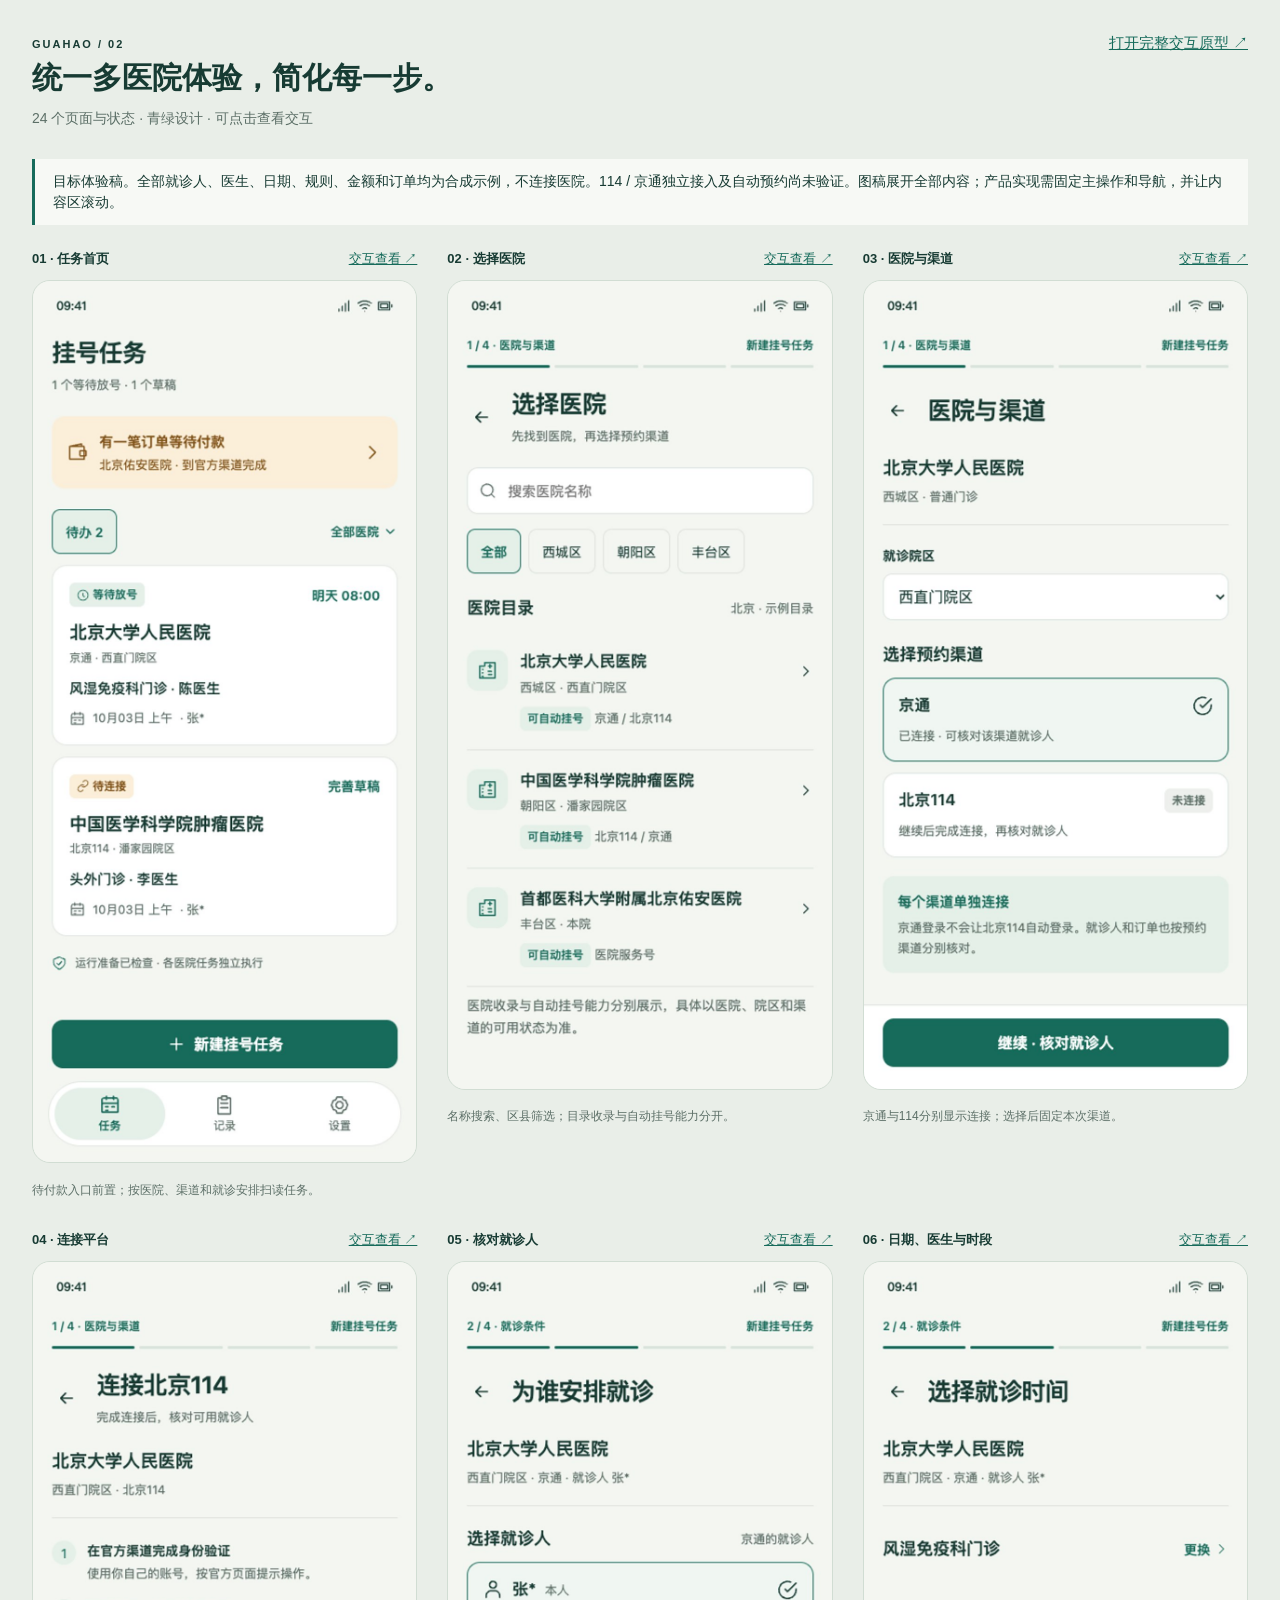
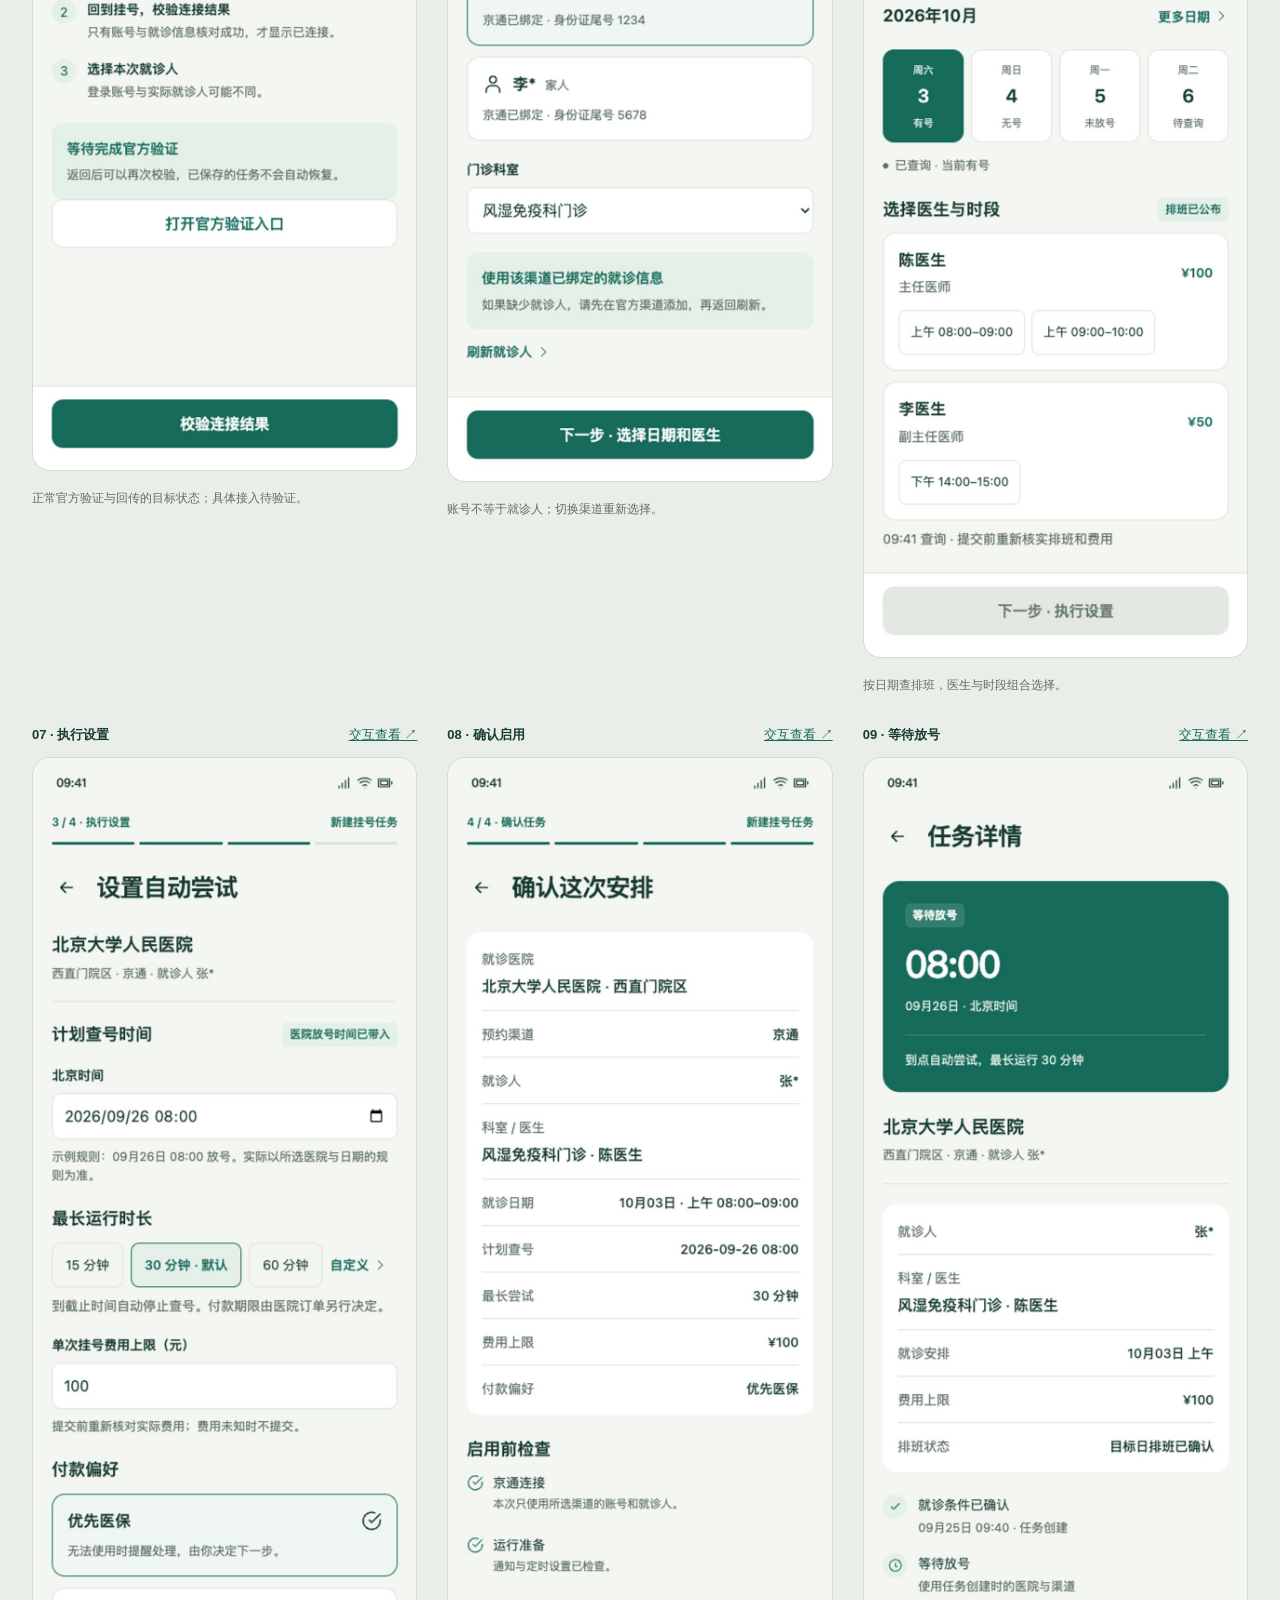
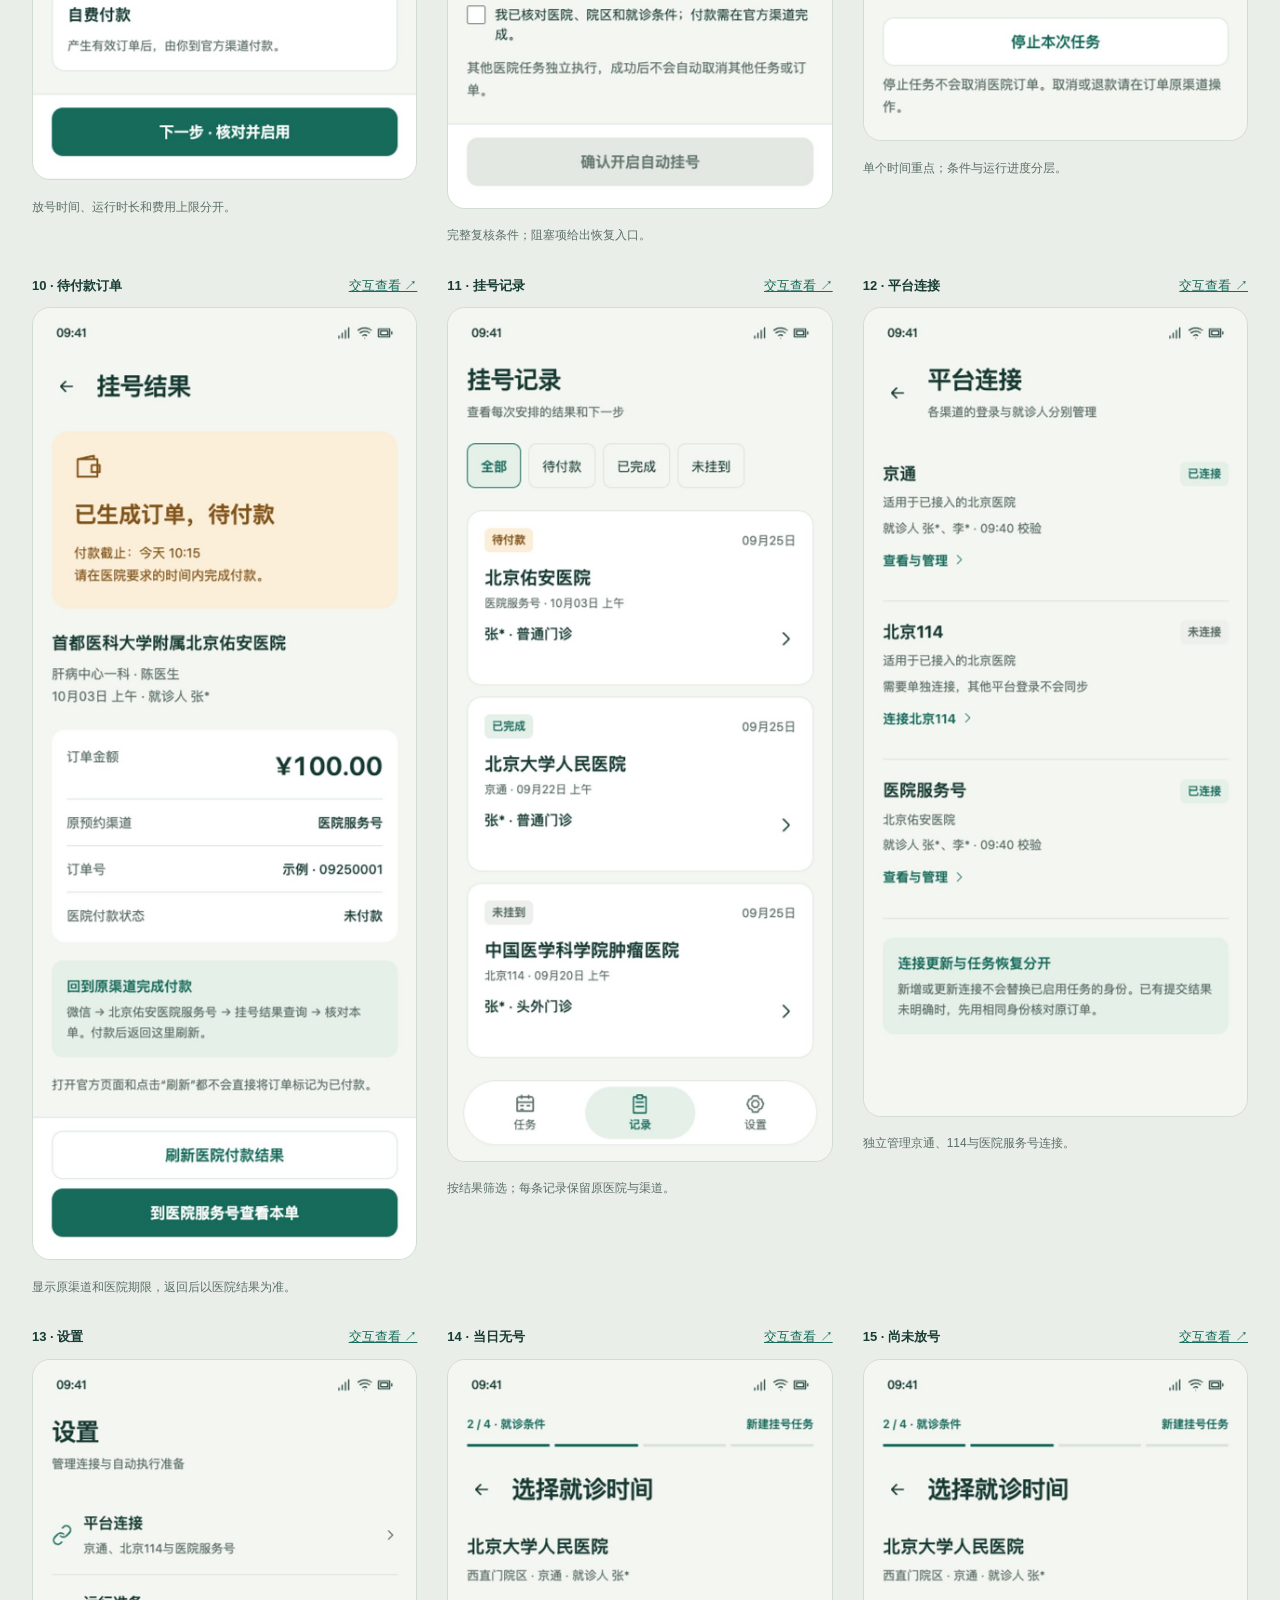
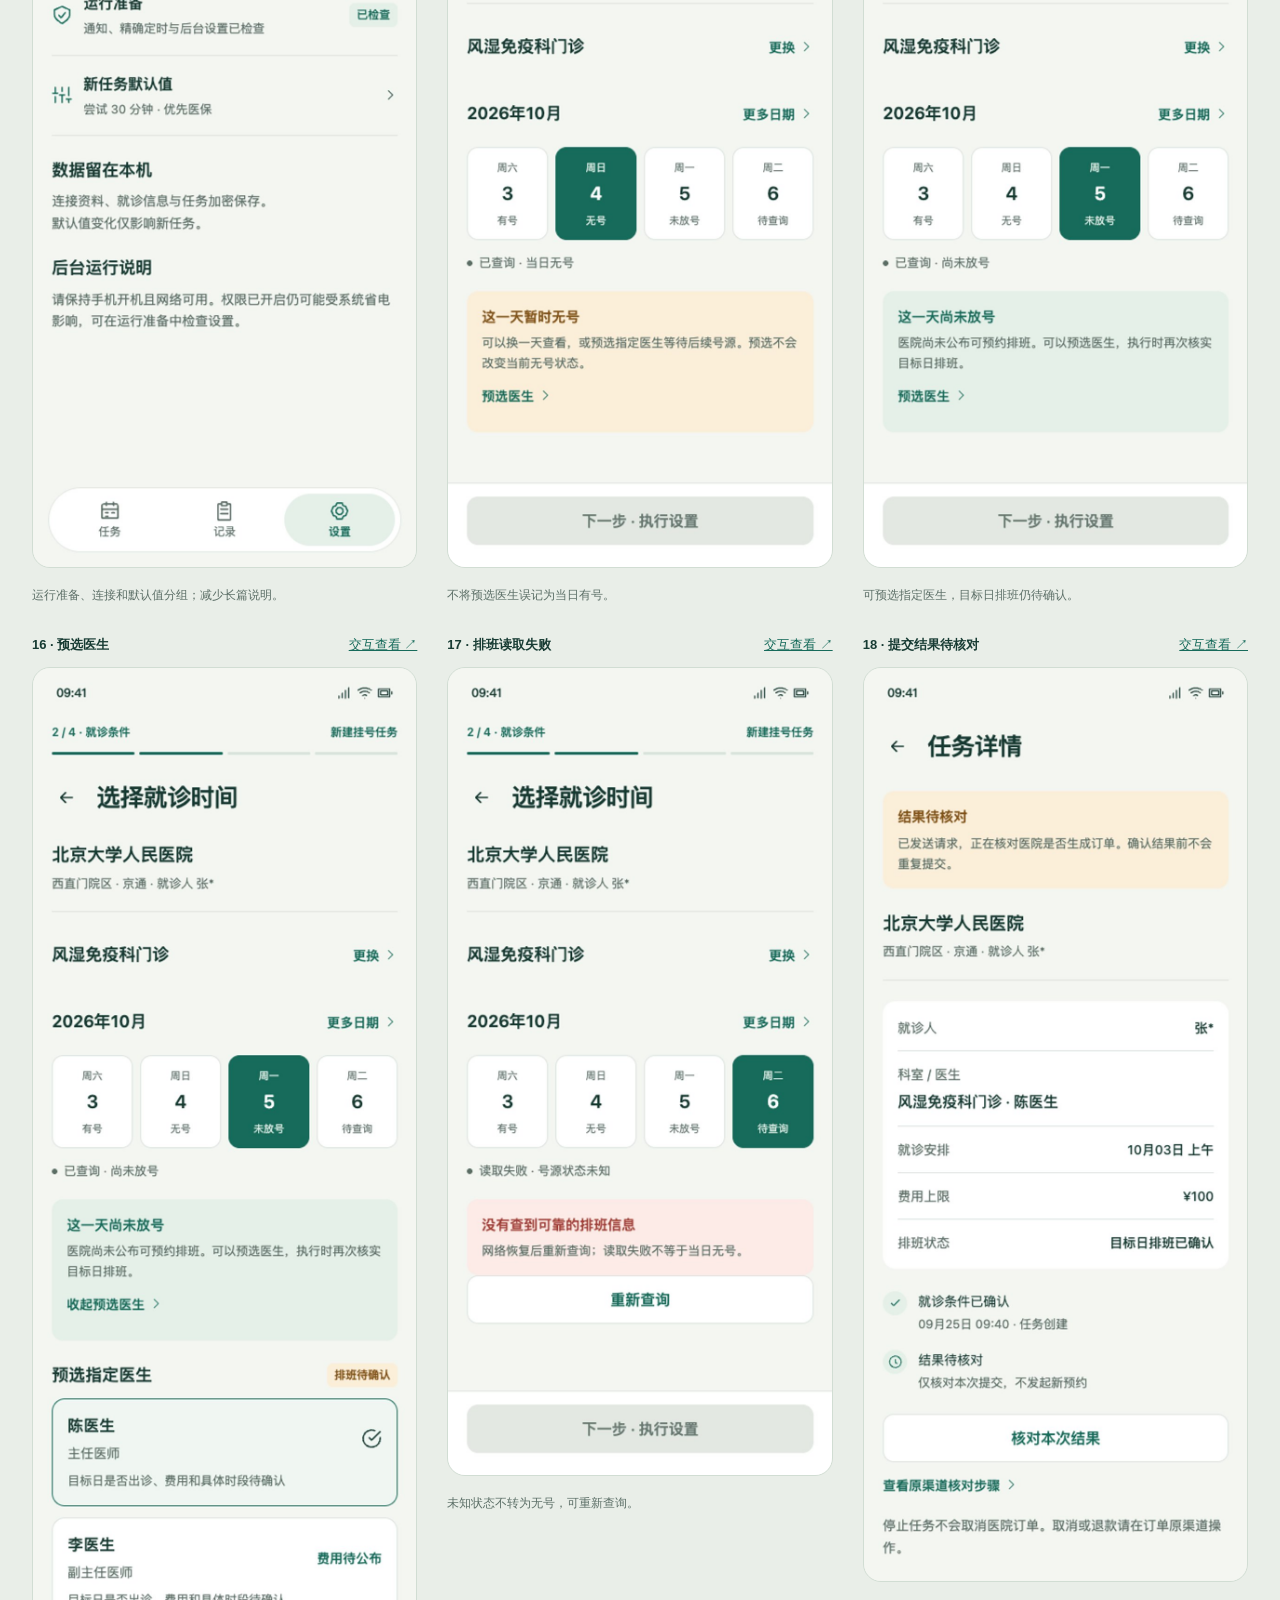
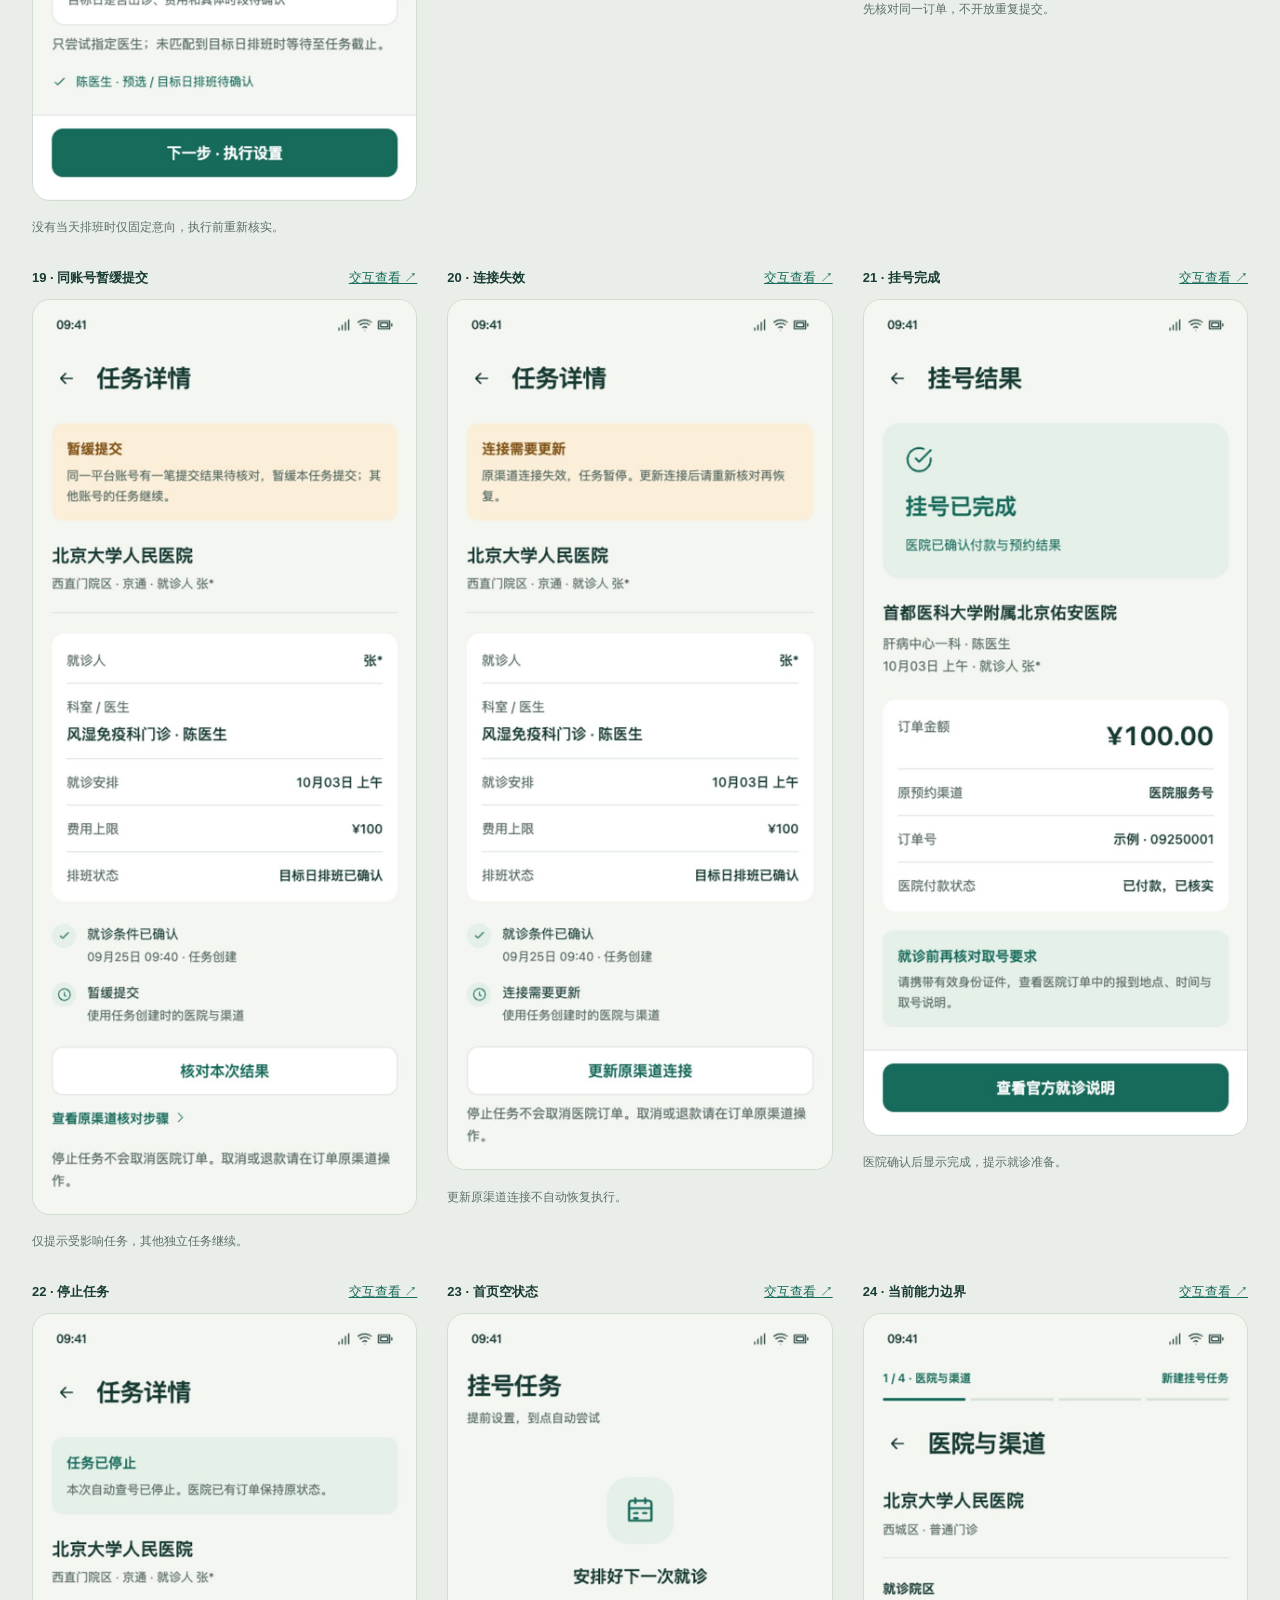
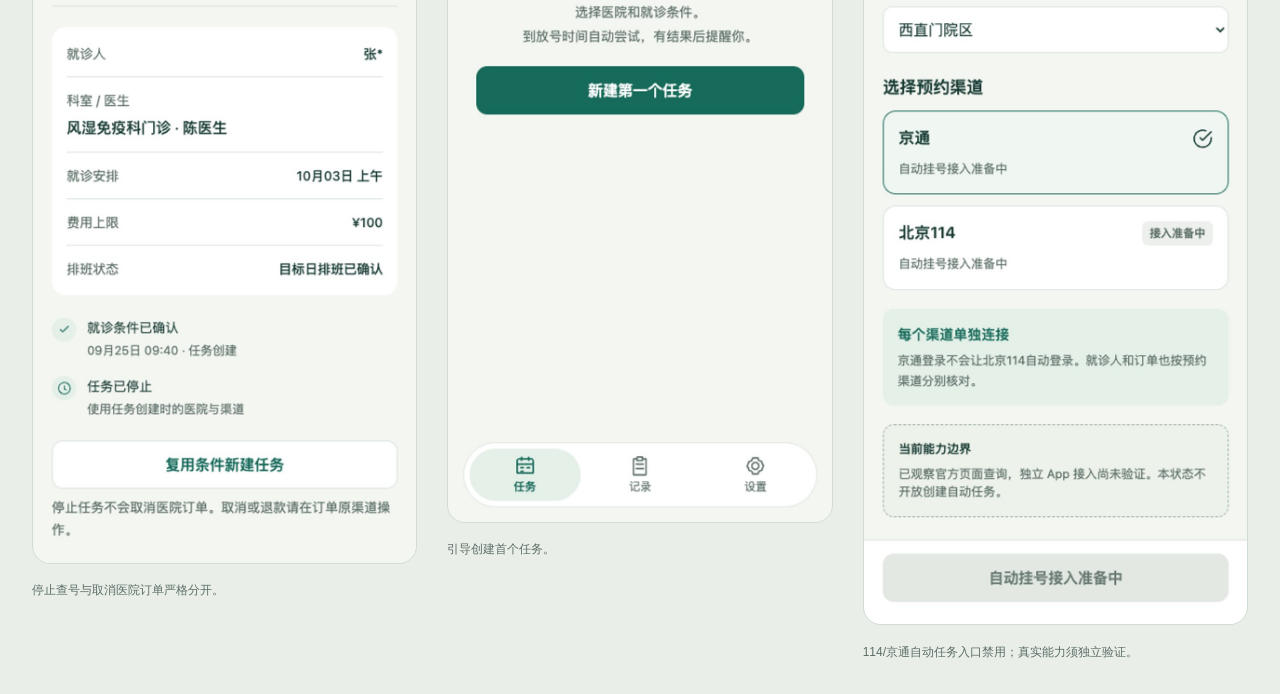
<file: design/ui-v0.2/gallery.html>
<!doctype html><html lang="zh-CN"><head><meta charset="utf-8"><meta name="viewport" content="width=device-width,initial-scale=1"><title>挂号 v0.2 · 全部设计页面</title><link rel="stylesheet" href="styles.css"></head><body><main class="gallery"><header class="gallery-header"><div><span class="eyebrow">GUAHAO / 02</span><h1>统一多医院体验，简化每一步。</h1><p>24 个页面与状态 · 青绿设计 · 可点击查看交互</p></div><a href="index.html">打开完整交互原型 ↗</a></header><div class="gallery-note">目标体验稿。全部就诊人、医生、日期、规则、金额和订单均为合成示例，不连接医院。114 / 京通独立接入及自动预约尚未验证。图稿展开全部内容；产品实现需固定主操作和导航，并让内容区滚动。</div><section class="gallery-grid"><article class="gallery-tile"><header><strong>01 · 任务首页</strong><a href="index.html?scene=home">交互查看 ↗</a></header><a href="index.html?scene=home"><img src="assets/01-home.jpeg" alt="任务首页设计画面" loading="lazy" style="width:100%;height:auto;border:1px solid #d1ddd3;border-radius:18px"></a><p>待付款入口前置；按医院、渠道和就诊安排扫读任务。</p></article><article class="gallery-tile"><header><strong>02 · 选择医院</strong><a href="index.html?scene=hospitals">交互查看 ↗</a></header><a href="index.html?scene=hospitals"><img src="assets/02-hospitals.jpeg" alt="选择医院设计画面" loading="lazy" style="width:100%;height:auto;border:1px solid #d1ddd3;border-radius:18px"></a><p>名称搜索、区县筛选；目录收录与自动挂号能力分开。</p></article><article class="gallery-tile"><header><strong>03 · 医院与渠道</strong><a href="index.html?scene=channels">交互查看 ↗</a></header><a href="index.html?scene=channels"><img src="assets/03-channels.jpeg" alt="医院与渠道设计画面" loading="lazy" style="width:100%;height:auto;border:1px solid #d1ddd3;border-radius:18px"></a><p>京通与114分别显示连接；选择后固定本次渠道。</p></article><article class="gallery-tile"><header><strong>04 · 连接平台</strong><a href="index.html?scene=connect">交互查看 ↗</a></header><a href="index.html?scene=connect"><img src="assets/04-connect.jpeg" alt="连接平台设计画面" loading="lazy" style="width:100%;height:auto;border:1px solid #d1ddd3;border-radius:18px"></a><p>正常官方验证与回传的目标状态；具体接入待验证。</p></article><article class="gallery-tile"><header><strong>05 · 核对就诊人</strong><a href="index.html?scene=conditions">交互查看 ↗</a></header><a href="index.html?scene=conditions"><img src="assets/05-conditions.jpeg" alt="核对就诊人设计画面" loading="lazy" style="width:100%;height:auto;border:1px solid #d1ddd3;border-radius:18px"></a><p>账号不等于就诊人；切换渠道重新选择。</p></article><article class="gallery-tile"><header><strong>06 · 日期、医生与时段</strong><a href="index.html?scene=schedule">交互查看 ↗</a></header><a href="index.html?scene=schedule"><img src="assets/06-schedule.jpeg" alt="日期、医生与时段设计画面" loading="lazy" style="width:100%;height:auto;border:1px solid #d1ddd3;border-radius:18px"></a><p>按日期查排班，医生与时段组合选择。</p></article><article class="gallery-tile"><header><strong>07 · 执行设置</strong><a href="index.html?scene=execution">交互查看 ↗</a></header><a href="index.html?scene=execution"><img src="assets/07-execution.jpeg" alt="执行设置设计画面" loading="lazy" style="width:100%;height:auto;border:1px solid #d1ddd3;border-radius:18px"></a><p>放号时间、运行时长和费用上限分开。</p></article><article class="gallery-tile"><header><strong>08 · 确认启用</strong><a href="index.html?scene=confirm">交互查看 ↗</a></header><a href="index.html?scene=confirm"><img src="assets/08-confirm.jpeg" alt="确认启用设计画面" loading="lazy" style="width:100%;height:auto;border:1px solid #d1ddd3;border-radius:18px"></a><p>完整复核条件；阻塞项给出恢复入口。</p></article><article class="gallery-tile"><header><strong>09 · 等待放号</strong><a href="index.html?scene=task">交互查看 ↗</a></header><a href="index.html?scene=task"><img src="assets/09-task.jpeg" alt="等待放号设计画面" loading="lazy" style="width:100%;height:auto;border:1px solid #d1ddd3;border-radius:18px"></a><p>单个时间重点；条件与运行进度分层。</p></article><article class="gallery-tile"><header><strong>10 · 待付款订单</strong><a href="index.html?scene=order">交互查看 ↗</a></header><a href="index.html?scene=order"><img src="assets/10-order.jpeg" alt="待付款订单设计画面" loading="lazy" style="width:100%;height:auto;border:1px solid #d1ddd3;border-radius:18px"></a><p>显示原渠道和医院期限，返回后以医院结果为准。</p></article><article class="gallery-tile"><header><strong>11 · 挂号记录</strong><a href="index.html?scene=records">交互查看 ↗</a></header><a href="index.html?scene=records"><img src="assets/11-records.jpeg" alt="挂号记录设计画面" loading="lazy" style="width:100%;height:auto;border:1px solid #d1ddd3;border-radius:18px"></a><p>按结果筛选；每条记录保留原医院与渠道。</p></article><article class="gallery-tile"><header><strong>12 · 平台连接</strong><a href="index.html?scene=connections">交互查看 ↗</a></header><a href="index.html?scene=connections"><img src="assets/12-connections.jpeg" alt="平台连接设计画面" loading="lazy" style="width:100%;height:auto;border:1px solid #d1ddd3;border-radius:18px"></a><p>独立管理京通、114与医院服务号连接。</p></article><article class="gallery-tile"><header><strong>13 · 设置</strong><a href="index.html?scene=settings">交互查看 ↗</a></header><a href="index.html?scene=settings"><img src="assets/13-settings.jpeg" alt="设置设计画面" loading="lazy" style="width:100%;height:auto;border:1px solid #d1ddd3;border-radius:18px"></a><p>运行准备、连接和默认值分组；减少长篇说明。</p></article><article class="gallery-tile"><header><strong>14 · 当日无号</strong><a href="index.html?scene=schedule&status=none">交互查看 ↗</a></header><a href="index.html?scene=schedule&status=none"><img src="assets/14-no-stock.jpeg" alt="当日无号设计画面" loading="lazy" style="width:100%;height:auto;border:1px solid #d1ddd3;border-radius:18px"></a><p>不将预选医生误记为当日有号。</p></article><article class="gallery-tile"><header><strong>15 · 尚未放号</strong><a href="index.html?scene=schedule&status=pending">交互查看 ↗</a></header><a href="index.html?scene=schedule&status=pending"><img src="assets/15-not-released.jpeg" alt="尚未放号设计画面" loading="lazy" style="width:100%;height:auto;border:1px solid #d1ddd3;border-radius:18px"></a><p>可预选指定医生，目标日排班仍待确认。</p></article><article class="gallery-tile"><header><strong>16 · 预选医生</strong><a href="index.html?scene=schedule&status=pending&preselect=true">交互查看 ↗</a></header><a href="index.html?scene=schedule&status=pending&preselect=true"><img src="assets/16-preselected.jpeg" alt="预选医生设计画面" loading="lazy" style="width:100%;height:auto;border:1px solid #d1ddd3;border-radius:18px"></a><p>没有当天排班时仅固定意向，执行前重新核实。</p></article><article class="gallery-tile"><header><strong>17 · 排班读取失败</strong><a href="index.html?scene=schedule&status=error">交互查看 ↗</a></header><a href="index.html?scene=schedule&status=error"><img src="assets/17-query-error.jpeg" alt="排班读取失败设计画面" loading="lazy" style="width:100%;height:auto;border:1px solid #d1ddd3;border-radius:18px"></a><p>未知状态不转为无号，可重新查询。</p></article><article class="gallery-tile"><header><strong>18 · 提交结果待核对</strong><a href="index.html?scene=task&status=reconciling">交互查看 ↗</a></header><a href="index.html?scene=task&status=reconciling"><img src="assets/18-reconciling.jpeg" alt="提交结果待核对设计画面" loading="lazy" style="width:100%;height:auto;border:1px solid #d1ddd3;border-radius:18px"></a><p>先核对同一订单，不开放重复提交。</p></article><article class="gallery-tile"><header><strong>19 · 同账号暂缓提交</strong><a href="index.html?scene=task&status=blocked">交互查看 ↗</a></header><a href="index.html?scene=task&status=blocked"><img src="assets/19-conflict.jpeg" alt="同账号暂缓提交设计画面" loading="lazy" style="width:100%;height:auto;border:1px solid #d1ddd3;border-radius:18px"></a><p>仅提示受影响任务，其他独立任务继续。</p></article><article class="gallery-tile"><header><strong>20 · 连接失效</strong><a href="index.html?scene=task&status=attention">交互查看 ↗</a></header><a href="index.html?scene=task&status=attention"><img src="assets/20-auth-expired.jpeg" alt="连接失效设计画面" loading="lazy" style="width:100%;height:auto;border:1px solid #d1ddd3;border-radius:18px"></a><p>更新原渠道连接不自动恢复执行。</p></article><article class="gallery-tile"><header><strong>21 · 挂号完成</strong><a href="index.html?scene=order&status=paid">交互查看 ↗</a></header><a href="index.html?scene=order&status=paid"><img src="assets/21-paid.jpeg" alt="挂号完成设计画面" loading="lazy" style="width:100%;height:auto;border:1px solid #d1ddd3;border-radius:18px"></a><p>医院确认后显示完成，提示就诊准备。</p></article><article class="gallery-tile"><header><strong>22 · 停止任务</strong><a href="index.html?scene=task&status=stopped">交互查看 ↗</a></header><a href="index.html?scene=task&status=stopped"><img src="assets/22-stopped.jpeg" alt="停止任务设计画面" loading="lazy" style="width:100%;height:auto;border:1px solid #d1ddd3;border-radius:18px"></a><p>停止查号与取消医院订单严格分开。</p></article><article class="gallery-tile"><header><strong>23 · 首页空状态</strong><a href="index.html?scene=home&empty=true">交互查看 ↗</a></header><a href="index.html?scene=home&empty=true"><img src="assets/23-empty.jpeg" alt="首页空状态设计画面" loading="lazy" style="width:100%;height:auto;border:1px solid #d1ddd3;border-radius:18px"></a><p>引导创建首个任务。</p></article><article class="gallery-tile"><header><strong>24 · 当前能力边界</strong><a href="index.html?scene=channels&mode=current">交互查看 ↗</a></header><a href="index.html?scene=channels&mode=current"><img src="assets/24-gated.jpeg" alt="当前能力边界设计画面" loading="lazy" style="width:100%;height:auto;border:1px solid #d1ddd3;border-radius:18px"></a><p>114/京通自动任务入口禁用；真实能力须独立验证。</p></article></section></main></body></html>
</file>
<file: design/ui-v0.2/styles.css>
:root{--bg:#f4f6f2;--surface:#fff;--ink:#173b33;--muted:#5c6f67;--line:#dce5df;--teal:#176b5b;--teal-dark:#105143;--soft:#e5f0e9;--amber:#835419;--amber-bg:#fbefda;--red:#a23e36;--red-bg:#fcebe7;--font:-apple-system,BlinkMacSystemFont,"PingFang SC","Noto Sans CJK SC","Microsoft YaHei",sans-serif}
*{box-sizing:border-box}body{margin:0;background:#e9eee8;color:var(--ink);font:15px/1.5 var(--font)}button,input,select{font:inherit;color:inherit}button,a,input,select{-webkit-tap-highlight-color:transparent}button{cursor:pointer}button:disabled{cursor:not-allowed;background:#e3e8e3;color:#687a72;border-color:#e3e8e3}a{color:var(--teal)}button:focus-visible,a:focus-visible,input:focus-visible,select:focus-visible{outline:3px solid #78ac97;outline-offset:3px}button:active:not(:disabled){transform:translateY(1px)}svg{width:22px;height:22px;stroke:currentColor;fill:none;stroke-width:1.7;stroke-linecap:round;stroke-linejoin:round;flex-shrink:0}h1,h2,h3,p{margin:0}h2{font-size:26px;line-height:1.3;letter-spacing:-.7px;font-weight:650}h3{font-size:18px;line-height:1.45;font-weight:650}small{font-size:13px;line-height:1.55}.muted{color:var(--muted)}.teal{color:var(--teal)}.eyebrow{font-size:11px;letter-spacing:2px;font-weight:700}.review-panel{position:fixed;left:0;top:0;bottom:0;width:320px;padding:34px 32px;overflow-y:auto;background:#f7f9f5;border-right:1px solid #d7e1d9}.wordmark{display:flex;align-items:center;gap:10px;font-size:23px;font-weight:700;text-decoration:none}.wordmark>span:last-child{font-size:10px;letter-spacing:1.8px;color:var(--muted);margin-left:auto}.brand-mark{width:34px;height:34px;display:grid;place-items:center;background:var(--teal);color:#fff;border-radius:10px;font-size:25px;font-weight:400}.review-intro{margin:44px 0 28px}.review-intro h1{font-size:30px;line-height:1.45;letter-spacing:-1px;margin:10px 0 16px}.review-intro p{font-size:13px;color:var(--muted);line-height:1.8}.review-mode{border-top:1px solid var(--line);padding-top:20px}.review-mode label{font-size:12px;font-weight:600;display:block;margin-bottom:8px}.review-mode select{width:100%;height:42px;border:1px solid var(--line);border-radius:8px;background:#fff;padding:0 10px;font-size:13px}.review-mode p{font-size:11px;line-height:1.7;color:var(--muted);margin:10px 0 18px}#scene-nav{display:flex;flex-direction:column;gap:3px}#scene-nav button{border:0;background:transparent;text-align:left;border-radius:8px;padding:10px 12px;display:flex;gap:12px;font-size:13px;min-height:40px}#scene-nav button span{font:11px ui-monospace,monospace;color:#687e73}#scene-nav button.selected{background:var(--soft);color:var(--teal);font-weight:600}.review-links{display:flex;flex-wrap:wrap;gap:16px;border-top:1px solid var(--line);padding-top:22px;margin-top:24px;font-size:12px}.review-foot{font-size:10px;color:var(--muted);line-height:1.8;margin-top:20px}.stage{margin-left:320px;min-height:100vh;display:flex;align-items:center;flex-direction:column;padding:26px 32px 22px;background-image:radial-gradient(#c7d5c940 .7px,transparent .7px);background-size:16px 16px}.stage-caption{width:412px;display:flex;justify-content:space-between;font-size:12px;color:var(--muted);margin-bottom:13px}.phone{width:412px;min-height:868px;background:var(--bg);border-radius:30px;box-shadow:0 12px 50px #1b3a2d12,0 0 0 1px #1b3a2d18;overflow:hidden;position:relative}.statusbar{height:52px;display:flex;align-items:center;justify-content:space-between;padding:0 25px;font:600 13px -apple-system,sans-serif}.statusbar>span:last-child{display:flex;gap:5px}.statusbar svg{height:17px;width:17px}#app{min-height:816px;display:flex;flex-direction:column}.page{padding:8px 20px 24px;flex:1}.page-head{display:flex;align-items:center;gap:8px;margin-bottom:24px}.page-head .back{width:40px;height:44px;margin-left:-8px}.head-copy{flex:1}.head-copy>p{font-size:13px;color:var(--muted);margin-top:8px}.icon-btn{display:inline-flex;align-items:center;justify-content:center;width:44px;height:44px;background:transparent;border:0;border-radius:12px;flex-shrink:0}.icon-btn:hover{background:var(--soft)}.step-meta{font-size:12px;font-weight:600;color:var(--teal);margin-bottom:12px;display:flex;justify-content:space-between}.step-track{display:flex;gap:5px;margin-bottom:22px}.step-track span{height:3px;background:#d9e4dc;flex:1;border-radius:3px}.step-track span.done{background:var(--teal)}.section{margin-top:24px}.section:first-child{margin-top:0}.section-heading{display:flex;align-items:center;justify-content:space-between;gap:12px;margin-bottom:12px}.section-heading small{color:var(--muted)}.section-description{font-size:14px;color:var(--muted);margin-top:8px;line-height:1.7}.btn{width:100%;min-height:52px;border-radius:12px;border:1px solid transparent;padding:13px 16px;font-size:16px;font-weight:600;display:flex;align-items:center;justify-content:center;gap:8px;background:var(--teal);color:white;text-decoration:none}.btn:hover:not(:disabled){background:var(--teal-dark)}.btn.secondary{background:white;border-color:var(--line);color:var(--teal)}.btn.secondary:hover{background:var(--soft)}.btn.subtle{background:var(--soft);color:var(--teal)}.btn.danger{color:var(--red);background:white;border-color:#eacfc9}.text-btn{border:0;background:none;color:var(--teal);font-weight:600;font-size:14px;min-height:44px;padding:8px 0;display:flex;align-items:center;gap:4px}.text-btn svg{width:16px;height:16px}.footer-actions{padding:14px 20px 24px;border-top:1px solid var(--line);background:#fff;display:flex;gap:10px;flex-direction:column}.footer-actions small{text-align:center;color:var(--muted)}.tabbar{display:flex;padding:6px;background:#fff;border:1px solid #e2e8e2;border-radius:40px;margin:0 16px 16px;height:70px;gap:5px}.tabbar button{border:0;border-radius:30px;background:none;flex:1;display:flex;flex-direction:column;align-items:center;justify-content:center;gap:2px;color:var(--muted);font-size:12px}.tabbar button.active{background:var(--soft);color:var(--teal);font-weight:600}.tabbar svg{width:23px;height:23px}.inline{display:flex;align-items:center;gap:10px;min-width:0}.between{display:flex;align-items:center;justify-content:space-between;gap:12px}.badge{font-size:12px;line-height:20px;font-weight:600;border-radius:6px;padding:3px 8px;background:var(--soft);color:var(--teal);display:inline-flex;align-items:center;gap:4px;white-space:nowrap}.badge.amber{background:var(--amber-bg);color:var(--amber)}.badge.red{background:var(--red-bg);color:var(--red)}.badge.neutral{background:#edf0ec;color:var(--muted)}.badge svg{height:13px;width:13px}.chip-group{display:flex;gap:8px;flex-wrap:wrap}.chip{border:1px solid var(--line);border-radius:9px;padding:10px 14px;min-height:44px;background:transparent;font-size:14px}.chip.active{color:var(--teal);background:var(--soft);border-color:var(--teal);font-weight:600}.filters{display:flex;justify-content:space-between;align-items:center;margin:22px 0 12px}.filters>button{font-size:13px}.attention-banner{display:flex;gap:12px;background:var(--amber-bg);padding:16px;border-radius:14px;align-items:center;border:0;text-align:left;width:100%}.attention-banner>svg{color:var(--amber);width:23px}.attention-banner>div{flex:1}.attention-banner strong{display:block;font-size:15px;color:var(--amber)}.attention-banner p{color:var(--amber);font-size:13px;margin-top:4px}.task-card{display:block;text-align:left;width:100%;border:1px solid #e1e8e1;background:white;padding:18px;border-radius:16px;margin-top:12px}.task-card .between{margin-bottom:14px}.task-card .when{font-size:14px;color:var(--teal);font-weight:650}.task-card h3{font-size:19px}.task-card .source{font-size:12px;color:var(--muted);margin:4px 0 12px}.task-card .target{font-size:15px;font-weight:500;margin-bottom:12px}.task-card .visit{display:flex;align-items:center;gap:8px;font-size:13px;color:var(--muted)}.task-card .visit svg{width:17px;height:17px}.task-card:hover{border-color:#88ab98}.small-readiness{display:flex;gap:9px;color:var(--muted);font-size:12px;align-items:center;margin:20px 0}.small-readiness svg{width:16px;height:16px;color:var(--teal)}.search{display:flex;align-items:center;background:white;border:1px solid var(--line);border-radius:12px;padding:0 12px;gap:10px;margin-bottom:16px}.search input{border:0;background:none;width:100%;height:48px;outline:none;font-size:15px}.search svg{color:var(--muted);width:19px}.hospital-row{border:0;border-bottom:1px solid var(--line);background:none;text-align:left;width:100%;padding:20px 0;display:flex;align-items:flex-start;gap:13px}.hospital-icon{border-radius:12px;background:var(--soft);display:grid;place-items:center;width:44px;height:44px;flex-shrink:0;color:var(--teal)}.hospital-copy{flex:1}.hospital-copy h3{font-size:17px;margin-bottom:6px}.hospital-copy p{font-size:13px;color:var(--muted);margin-bottom:10px}.hospital-row>svg{width:17px;margin-top:12px}.selection-card{border:1px solid var(--line);border-radius:14px;background:white;padding:16px;text-align:left;width:100%;margin-top:12px;display:block}.selection-card.active{border:1.5px solid var(--teal);background:#f0f7f2}.selection-card .description{font-size:13px;color:var(--muted);margin-top:9px;line-height:1.65}.selection-card .title{font-size:17px;font-weight:600}.selection-card .check{width:20px;height:20px;color:var(--teal)}.hospital-context{padding:0 0 20px;border-bottom:1px solid var(--line);margin-bottom:22px}.hospital-context h3{font-size:19px}.hospital-context p{font-size:13px;color:var(--muted);margin-top:7px}.notice{background:var(--soft);border-radius:12px;padding:16px;margin-top:20px;font-size:14px}.notice strong{display:block;font-size:15px;color:var(--teal);margin-bottom:6px}.notice p{font-size:13px;color:var(--muted);line-height:1.7}.notice.amber{background:var(--amber-bg)}.notice.amber strong{color:var(--amber)}.notice.red{background:var(--red-bg)}.notice.red strong{color:var(--red)}.field{display:block;margin-top:20px}.field>span{font-size:14px;font-weight:600;display:block;margin-bottom:9px}.field input,.field select{display:block;min-height:50px;border:1px solid var(--line);border-radius:10px;background:white;padding:10px 12px;width:100%;font-size:16px}.field-row{display:flex;gap:12px}.field-row>.field{flex:1;min-width:0}.field small{display:block;color:var(--muted);margin-top:8px}.date-head{margin-top:24px}.date-strip{display:grid;grid-template-columns:repeat(4,1fr);gap:8px;margin-top:12px}.date-tile{border:1px solid var(--line);background:white;border-radius:12px;padding:12px 3px;min-height:94px;display:flex;flex-direction:column;align-items:center;gap:5px}.date-tile small{font-size:11px;color:var(--muted)}.date-tile strong{font-size:20px;font-weight:600}.date-tile.active{background:var(--teal);color:white;border-color:var(--teal)}.date-tile.active small{color:#e1eee6}.date-status{display:flex;align-items:center;gap:7px;font-size:13px;margin:15px 0;color:var(--muted)}.date-status .dot{height:6px;width:6px;background:currentColor;border-radius:50%}.doctor{position:relative}.doctor .fee{font-size:14px;font-weight:600;color:var(--teal)}.doctor .doctor-detail{font-size:14px;color:var(--muted);margin-top:5px}.doctor .slots{margin-top:15px;display:flex;gap:7px;flex-wrap:wrap}.slot{border:1px solid var(--line);border-radius:8px;background:white;font-size:13px;padding:10px 12px;min-height:44px}.slot.active{border-color:var(--teal);background:var(--teal);color:white}.chosen-summary{display:flex;align-items:center;gap:9px;padding-top:18px;font-size:13px;color:var(--teal)}.chosen-summary svg{width:17px}.empty{padding:30px 10px;text-align:center}.empty .empty-icon{width:72px;height:72px;border-radius:24px;background:var(--soft);color:var(--teal);display:grid;place-items:center;margin:0 auto 22px}.empty .empty-icon svg{width:32px;height:32px}.empty p{font-size:14px;color:var(--muted);margin:12px auto 20px;line-height:1.8;max-width:290px}.empty .btn{margin-top:12px}.time-hero{padding:24px;background:var(--teal);border-radius:18px;color:white}.time-hero .badge{background:#ffffff20;color:white}.time-hero .huge{font:600 40px/1.2 -apple-system,sans-serif;letter-spacing:-1px;margin:16px 0 10px;font-variant-numeric:tabular-nums}.time-hero p{font-size:13px;color:#e4eee8;line-height:1.6}.time-hero .hero-rule{margin-top:20px;border-top:1px solid #ffffff35;padding-top:16px}.keyvalues{background:white;border-radius:14px;padding:4px 16px}.kv{display:flex;justify-content:space-between;align-items:flex-start;gap:20px;padding:14px 0;border-bottom:1px solid var(--line);font-size:14px}.kv:last-child{border:0}.kv dt{color:var(--muted);flex-shrink:0}.kv dd{margin:0;text-align:right;max-width:68%;font-weight:500}.kv.long{flex-direction:column;gap:7px}.kv.long dd{text-align:left;max-width:100%;font-size:16px}.checkline{display:flex;gap:10px;align-items:flex-start;padding:12px 0;font-size:14px}.checkline svg{width:18px;height:18px;margin-top:2px;color:var(--teal)}.checkline.warning svg{color:var(--amber)}.checkline>div{flex:1}.checkline p{color:var(--muted);font-size:12px;margin-top:4px}.checkline button{background:transparent;border:0;color:var(--teal);padding:3px;min-width:48px;min-height:44px;margin-top:-10px;font-size:13px}.check-box{display:flex;gap:10px;font-size:14px;align-items:flex-start;margin-top:20px}.check-box input{width:20px;height:20px;accent-color:var(--teal);flex-shrink:0;margin:1px 0 0}.timeline{margin:24px 0}.timeline-item{display:flex;gap:12px;margin-top:18px;font-size:14px}.timeline-icon{width:26px;height:26px;background:var(--soft);border-radius:50%;display:grid;place-items:center;color:var(--teal)}.timeline-icon svg{width:15px}.timeline-item small{color:var(--muted);display:block;margin-top:4px}.order-hero{background:var(--amber-bg);padding:24px;border-radius:18px}.order-hero>svg{width:30px;height:30px;color:var(--amber);margin-bottom:12px}.order-hero h3{font-size:24px;color:var(--amber)}.order-hero .deadline{font-size:14px;color:var(--amber);margin-top:13px;line-height:1.7}.order-hero.paid{background:var(--soft)}.order-hero.paid h3,.order-hero.paid>svg,.order-hero.paid .deadline{color:var(--teal)}.money{font-size:28px;font-weight:600;font-variant-numeric:tabular-nums}.order-source{font-size:13px;color:var(--muted);padding:20px 0 0}.settings-row{display:flex;align-items:center;gap:12px;padding:18px 0;width:100%;background:transparent;border:0;border-bottom:1px solid var(--line);text-align:left}.settings-row>svg:first-child{color:var(--teal)}.settings-row>div{flex:1}.settings-row strong{display:block;font-size:16px;font-weight:600}.settings-row small{display:block;color:var(--muted);margin-top:5px}.settings-row>svg:last-child{width:16px}.connection-row{padding:20px 0;border-bottom:1px solid var(--line)}.connection-row p{font-size:13px;color:var(--muted);margin-top:8px}.review-only{border:1px dashed #9aafa2;background:#edf2eb;padding:16px;border-radius:12px;font-size:13px;color:var(--muted);margin-top:20px}.review-only strong{display:block;color:var(--ink);margin-bottom:7px}.scenario-tools{width:412px;display:flex;flex-wrap:wrap;gap:7px;padding-top:18px}.scenario-tools button{font-size:11px;background:#f7f9f5;border:1px solid #ccd9cf;border-radius:7px;padding:7px 9px;min-height:32px}.scenario-tools button.selected{background:#d8e7dc;border-color:#6d9580}.scenario-tools .tools-label{font-size:11px;width:100%;color:var(--muted);margin-bottom:2px}.stage-note{font-size:11px;color:var(--muted);margin-top:14px}dialog{border:0;border-radius:18px;width:min(380px,90vw);padding:24px;box-shadow:0 20px 80px #122f3340}dialog::backdrop{background:#15352c66;backdrop-filter:blur(3px)}dialog h3{font-size:21px;margin-bottom:14px}dialog p{font-size:14px;line-height:1.8;color:var(--muted);margin-bottom:20px}dialog .btn{margin-top:10px}#toast{position:fixed;bottom:28px;left:calc(50% + 150px);transform:translateX(-50%);background:var(--ink);color:white;border-radius:10px;padding:12px 18px;max-width:360px;font-size:13px;display:none;z-index:20}.embed .review-panel,.embed .stage-caption,.embed .stage-note,.embed .scenario-tools{display:none}.embed .stage{margin:0;padding:0;display:block;background:none}.embed .phone{width:100%;border-radius:0;box-shadow:none}.embed body,body.embed{background:var(--bg)}.embed #toast{left:50%}.gallery{padding:32px;max-width:1700px;margin:auto}.gallery-header{display:flex;justify-content:space-between;align-items:flex-start;gap:30px;margin-bottom:30px}.gallery-header h1{font-size:30px;margin-bottom:8px}.gallery-header p{font-size:14px;color:var(--muted)}.gallery-grid{display:grid;grid-template-columns:repeat(auto-fit,minmax(310px,1fr));gap:30px}.gallery-tile{min-width:0}.gallery-tile header{display:flex;justify-content:space-between;margin-bottom:12px;font-size:13px}.gallery-tile iframe{width:100%;height:850px;border:1px solid #d1ddd3;border-radius:18px;background:var(--bg)}.gallery-tile p{margin-top:10px;font-size:12px;color:var(--muted);line-height:1.7}.gallery-note{border-left:3px solid var(--teal);padding:12px 18px;background:#f7f9f5;margin:24px 0;font-size:14px}
@media(max-width:860px){.review-panel{width:250px;padding:24px}.review-intro h1{font-size:25px}.stage{margin-left:250px;padding:20px 14px}.phone,.stage-caption,.scenario-tools{width:min(412px,100%)}#toast{left:calc(50% + 100px)}}
@media(max-width:680px){.review-panel{position:static;width:auto;padding:18px 20px;border-bottom:1px solid var(--line)}.review-intro,.review-foot,.review-links{display:none}.wordmark{font-size:20px}.review-mode{padding-top:14px;margin-top:14px}.review-mode label,.review-mode p{display:none}.review-mode select{height:40px}#scene-nav{flex-direction:row;overflow-x:auto;margin-top:12px}#scene-nav button{flex-shrink:0;padding:9px;font-size:12px}#scene-nav button span{display:none}.stage{margin:0;padding:20px 12px}.phone{border-radius:22px}.stage-caption{font-size:11px}#toast{left:50%}.gallery{padding:20px}.gallery-header{display:block}.gallery-header a{display:inline-block;margin-top:12px}}
body:not(.full) .phone{height:868px;min-height:0}
body:not(.full) #app{height:816px;min-height:0;overflow:hidden}
body:not(.full) .page{min-height:0;overflow-y:auto;overscroll-behavior:contain;scrollbar-width:thin;scrollbar-color:#c4d4c8 transparent}
.tabbar,.footer-actions{flex-shrink:0}
.chip,.slot,.text-btn,.icon-btn,.page-head .back{min-height:48px}
.icon-btn,.page-head .back{min-width:48px}
.check-box{min-height:48px}
@media(prefers-reduced-motion:no-preference){button{transition:background-color .15s,border-color .15s}.page{animation:appear .16s ease-out}@keyframes appear{from{opacity:.6;transform:translateY(3px)}to{opacity:1;transform:none}}}

.home-create{padding:8px 20px 14px;flex-shrink:0;background:var(--bg)}
</file>
